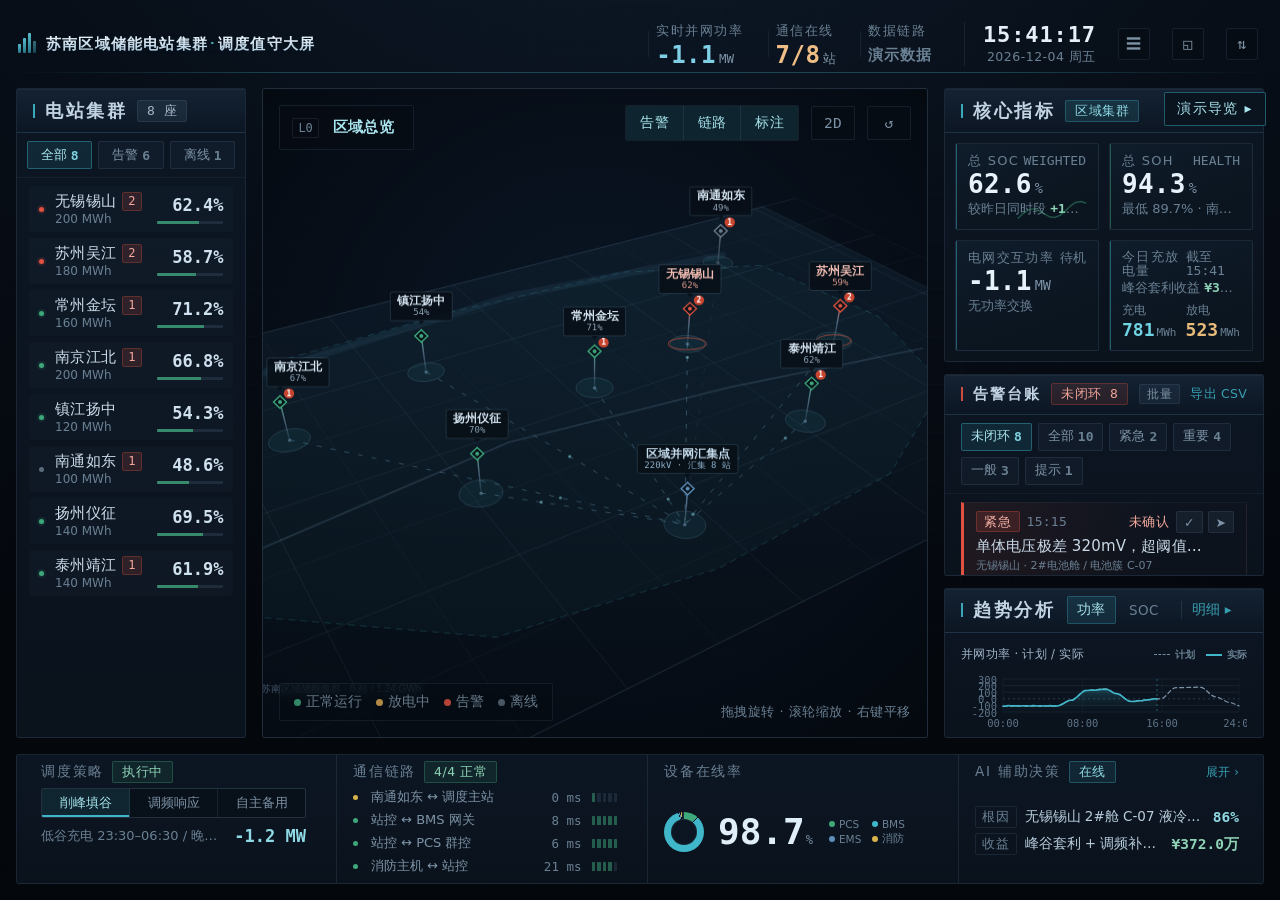
<file: index.html>
<!DOCTYPE html>
<html lang="zh-CN">
<head>
<meta charset="utf-8">
<meta name="viewport" content="width=device-width, initial-scale=1">
<title>苏南区域储能电站集群 · 数字孪生调度大屏</title>
<link rel="icon" type="image/svg+xml" href="assets/img/favicon.svg">
<link rel="stylesheet" href="assets/css/tokens.css?v=2.1.0">
<link rel="stylesheet" href="assets/css/components.css?v=2.1.0">
<link rel="stylesheet" href="assets/css/dashboard.css?v=2.1.0">
</head>
<body>

<div id="app" class="app">

  <!-- ============ 顶部通栏（v1.1：标题左对齐 + KPI 突出 + 图标操作收右） ============ -->
  <header class="topbar">
    <div class="tb-left">
      <div class="brand-mark" aria-hidden="true"><i></i><i></i><i></i><i></i></div>
      <h1>苏南区域储能电站集群<em>·</em>调度值守大屏</h1>
    </div>

    <div class="tb-right">
      <div class="tb-kpi">
        <label>集群总装机</label>
        <b>1,240<i>MWh</i></b>
      </div>
      <div class="tb-kpi">
        <label>实时并网功率</label>
        <b id="hdrPower">+186.4<i>MW</i></b>
      </div>
      <div class="tb-kpi">
        <label>通信在线</label>
        <b class="ok" id="hdrComm">8/8<i>站</i></b>
      </div>
      <div class="tb-kpi">
        <label>数据链路</label>
        <b class="dim" id="hdrSrc" title="数据来源状态">演示数据</b>
      </div>
      <div class="tb-clock">
        <b id="clockTime">--:--:--</b>
        <span id="clockDate">2026-11-05 周四</span>
      </div>
      <div class="nav-more" id="navMore">
        <button class="tool icon" id="btnNavMore" title="更多：设计规范 / 交互流程 / 分层稿 / 方案叙事">☰</button>
        <div class="nav-menu" id="navMenu" hidden>
          <span class="ver">v2.3.1-prototype</span>
          <a href="#" id="navAudit" role="button">操作审计 <i class="n" id="auditCount">0</i></a>
          <a href="components.html">设计规范</a>
          <a href="flow.html">交互流程</a>
          <a href="mockups.html">分层稿</a>
          <a href="story.html">方案叙事</a>
          <div class="kbd-row"><kbd>Esc</kbd> 上钻 / 关闭　<kbd>Space</kbd> 暂停　<kbd>C</kbd> 驾驶舱　<kbd>A</kbd> 审计　<kbd>Ctrl+Z</kbd> 撤销</div>
        </div>
      </div>
      <button class="tool icon" id="btnCockpit" title="驾驶舱模式：只留主视图与核心 KPI，适合投屏（快捷键 C，选择会被记住）" aria-label="切换驾驶舱模式">◱</button>
      <button class="tool icon" id="btnCompact" title="紧凑密度：折叠底部策略条，扩大主视图（矮视口值守可开，选择会被记住）">⇅</button>
      <span class="ver" id="scenarioTag" hidden style="color:#eebd85;border-color:rgba(223,138,46,.4)"></span>
    </div>
  </header>

  <!-- ============ 左侧 ============ -->
  <aside class="col-left">

    <section class="panel" id="clusterPanel">
      <div class="panel-hd">
        <span class="bar"></span>
        <h3>电站集群</h3>
        <span class="hd-tag" id="stationCount">8 座</span>
      </div>
      <div class="panel-bd">
        <div class="filter-row" id="stationFilters">
          <button class="chip is-on" data-filter="all">全部 <i>8</i></button>
          <button class="chip" data-filter="alert">告警 <i>3</i></button>
          <button class="chip" data-filter="offline">离线 <i>1</i></button>
        </div>
        <div class="station-list scroll" id="stationList"></div>
      </div>
    </section>

  </aside>

  <!-- ============ 中间孪生主视区 ============ -->
  <main class="col-center">
    <section class="stage" id="stage">
      <canvas id="twinCanvas"></canvas>
      <div class="stage-veil" id="stageVeil"></div>
      <span class="corner tl"></span><span class="corner tr"></span>
      <span class="corner bl"></span><span class="corner br"></span>

      <div class="hud hud-tl">
        <div class="crumbs" id="crumbs"></div>
      </div>

      <div class="hud hud-tr">
        <div class="tool-group" id="layerToggles">
          <button class="tool is-on" data-layer="alert">告警</button>
          <button class="tool is-on" data-layer="link">链路</button>
          <button class="tool is-on" data-layer="label">标注</button>
        </div>
        <button class="tool icon" id="btnTopView" title="俯视 / 透视">2D</button>
        <button class="tool icon" id="btnReset" title="复位视窗">↺</button>
      </div>

      <div class="stage-card" id="stageCard" hidden></div>

      <div class="hud hud-bl legend">
        <span class="lg-title">状态</span>
        <span class="lg-item"><i style="background:#3ea87b"></i>正常运行</span>
        <span class="lg-item"><i style="background:#dfab52"></i>放电中</span>
        <span class="lg-item"><i style="background:#e0523f"></i>告警</span>
        <span class="lg-item"><i style="background:#5b6b7a"></i>离线</span>
      </div>

      <div class="hud hud-br">
        <span id="camInfo">拖拽旋转 · 滚轮缩放 · 右键平移</span>
      </div>

      <div class="twin-tip" id="twinTip"></div>
    </section>
  </main>

  <!-- ============ 右侧（v1.1 黄金三角：指标 → 告警台账 → 趋势） ============ -->
  <aside class="col-right">

    <section class="panel" id="metricsPanel">
      <div class="panel-hd">
        <span class="bar"></span>
        <h3>核心指标</h3>
        <span class="hd-tag scope" id="metricScope">区域集群</span>
        <button class="link-btn" id="btnScopeBack" hidden>返回集群</button>
      </div>
      <div class="panel-bd">
        <div class="metric-grid" id="metricGrid"></div>
      </div>
    </section>

    <section class="panel" id="alertPanel">
      <div class="panel-hd">
        <span class="bar crit"></span>
        <h3>告警台账</h3>
        <span class="hd-tag crit" id="alertOpen">未闭环 6</span>
        <button class="al-tool" id="btnAlertBatch" aria-pressed="false" title="批量处置：勾选多条告警后一次性确认 / 闭环（交接班批量清理）">批量</button>
        <button class="link-btn" id="btnAlertCsv" title="导出当前告警台账（模拟）">导出 CSV</button>
      </div>
      <div class="panel-bd">
        <div class="filter-row" id="alertFilters"></div>
        <div class="alert-batch-bar" id="alertBatchBar" hidden>
          <span class="ab-count" id="abCount">已选 0 条</span>
          <button class="ab-btn" data-batch="ack" title="批量确认所选告警（未确认 → 已确认）">确认</button>
          <button class="ab-btn" data-batch="close" title="批量闭环所选告警（未闭环 → 已闭环）">闭环</button>
          <button class="ab-btn ghost" data-batch="undo" title="撤销最近一次处置（Ctrl+Z）">撤销</button>
          <button class="ab-btn ghost" data-batch="cancel" title="退出批量模式（Esc）">取消</button>
        </div>
        <div class="alert-list scroll" id="alertList" role="list" title="按优先级排序：未确认 > 已确认 > 已闭环"></div>
      </div>
    </section>

    <section class="panel folded" id="chartsPanel">
      <div class="panel-hd">
        <span class="bar"></span>
        <h3>趋势分析</h3>
        <div class="chart-tabs" id="chartTabs">
          <button class="on" data-tab="power">功率</button>
          <button data-tab="soc">SOC</button>
        </div>
        <span class="meta" id="chartMeta" title="主图对照：计划 vs 实际">对照</span>
        <button class="link-btn" id="btnChartMore" title="展开温度 / 健康度明细图">明细 ▸</button>
      </div>
      <div class="panel-bd chart-body">
        <div class="chart-main">
          <div class="chart-title">
            <span id="mainChartTitle">并网功率 · 计划 / 实际</span>
            <span class="lg"><i class="lg-plan"></i><em>计划</em><i class="lg-act"></i><em>实际</em></span>
          </div>
          <div class="chart-box" id="chartMain"></div>
        </div>
        <div class="chart-row">
          <div class="chart-mini">
            <div class="chart-title"><span id="tempChartTitle">设备温度</span><span class="unit">℃</span></div>
            <div class="chart-box" id="chartTemp"></div>
          </div>
          <div class="chart-mini">
            <div class="chart-title"><span id="healthChartTitle">电池簇健康度</span><span class="unit">簇</span></div>
            <div class="chart-box" id="chartHealth"></div>
          </div>
        </div>
      </div>
    </section>

  </aside>

  <!-- ============ 底部辅助栏 ============ -->
  <footer class="bottombar">

    <div class="bb">
      <div class="bb-hd">调度策略<span class="tag ok" id="stratState">执行中</span></div>
      <div class="seg" id="strategySeg">
        <button class="on" data-strategy="peak">削峰填谷</button>
        <button data-strategy="freq">调频响应</button>
        <button data-strategy="reserve">自主备用</button>
      </div>
      <div class="strat-info">
        <span id="stratWindow">低谷充电 23:30–06:30 / 晚峰放电 17:30–21:00</span>
        <b id="stratPower">-108.6 MW</b>
      </div>
    </div>

    <div class="bb">
      <div class="bb-hd">通信链路<span class="tag ok">4/4 正常</span></div>
      <div class="comm-list" id="commList"></div>
    </div>

    <div class="bb">
      <div class="bb-hd">设备在线率</div>
      <div class="on-wrap">
        <span class="donut" id="onlineDonut" style="--p:98.6"></span>
        <b id="onlineRate">98.6<i>%</i></b>
        <span class="on-legend" id="onLegend">
          <span><i style="background:#3ea87b"></i>PCS</span>
          <span><i style="background:#3fb6c9"></i>BMS</span>
          <span><i style="background:#5e8fbb"></i>EMS</span>
          <span><i style="background:#d8b24a"></i>消防</span>
        </span>
      </div>
    </div>

    <div class="bb ai-block">
      <div class="bb-hd">AI 辅助决策<span class="tag acc">在线</span><button class="link-btn" id="btnAiDrawer">展开 ›</button></div>
      <div class="ai-lines" id="aiLines"></div>
    </div>

  </footer>

  <!-- ============ 演示导览面板（收口演示用，不破坏值守视图） ============ -->
  <button class="demo-fab" id="demoFab">演示导览 ▸</button>
  <div class="demo-panel" id="demoPanel" hidden>
    <div class="dp-hd">演示导览<span id="demoClose" title="收起">×</span></div>
    <div class="dp-sec">
      <label>视图下钻</label>
      <div class="dp-row c4">
        <button data-dp-go="L0">L0 集群</button>
        <button data-dp-go="L1">L1 锡山</button>
        <button data-dp-go="L2">L2 2#舱</button>
        <button data-dp-go="L3">L3 簇</button>
      </div>
    </div>
    <div class="dp-sec">
      <label>异常工况</label>
      <div class="dp-row c4">
        <button data-dp-sc="">正常</button>
        <button data-dp-sc="offline">离线</button>
        <button data-dp-sc="multi">多告警</button>
        <button data-dp-sc="overtemp">超温</button>
        <button data-dp-linkdown>数据源断开</button>
        <button data-dp-lite>性能轻量化</button>
      </div>
    </div>
    <div class="dp-sec">
      <label>角色权限预览（UI 演示）</label>
      <div class="dp-row c4">
        <button data-dp-role="admin">管理员</button>
        <button data-dp-role="dispatcher">调度员</button>
        <button data-dp-role="inspector">运维巡检</button>
      </div>
    </div>
    <div class="dp-sec">
      <label>操作留痕（v1.3）</label>
      <div class="dp-row">
        <button data-dp-batch>批量处置告警</button>
        <button data-dp-audit>打开操作审计</button>
      </div>
    </div>
    <div class="dp-sec">
      <label>快照回放（本地存储演示）</label>
      <div class="dp-row">
        <button data-dp-snap-save>保存当前快照</button>
        <div class="dp-snaps" id="dpSnapList"></div>
      </div>
    </div>
    <div class="dp-sec">
      <label>调度策略</label>
      <div class="dp-row">
        <button data-dp-strategy="peak">削峰填谷</button>
        <button data-dp-strategy="freq">调频响应</button>
        <button data-dp-strategy="reserve">自主备用</button>
      </div>
    </div>
    <div class="dp-sec">
      <label>标注模式（对应分层稿三色）</label>
      <div class="dp-row c4">
        <button data-dp-anno="static">静态层</button>
        <button data-dp-anno="fx">动效层</button>
        <button data-dp-anno="hot">热区</button>
        <button data-dp-anno="all">全部</button>
      </div>
    </div>
    <div class="dp-sec">
      <label>落地材料</label>
      <div class="dp-row">
        <button data-dp-doc="feasibility.md">查看落地说明 →</button>
        <button data-dp-doc="requirement-trace.md">需求追踪表 →</button>
        <button data-dp-doc="field-map.md">字段映射表 →</button>
        <button data-dp-doc="benchmark.md">性能实测报告 →</button>
      </div>
    </div>
  </div>

  <!-- 全局标注覆盖层（1920×1080 设计坐标，与分层稿像素对齐） -->
  <div class="anno-layer" id="annoLayer"></div>

</div>

<!-- AI 决策抽屉 -->
<div class="scrim" id="scrim"></div>
<aside class="drawer" id="aiDrawer" aria-hidden="true">
  <div class="drawer-hd">
    <div>
      <b>AI 辅助决策</b>
      <span>根因推理 · 收益评估 · 策略建议</span>
    </div>
    <button class="icon-btn" id="drawerClose" aria-label="关闭">×</button>
  </div>
  <div class="drawer-bd scroll" id="drawerBody"></div>
</aside>

<!-- 操作审计抽屉（v1.3：角色 · 动作 · 对象 · 结果，本地留存最近 200 条） -->
<aside class="drawer audit-drawer" id="auditDrawer" aria-hidden="true" aria-label="操作审计">
  <div class="drawer-hd">
    <div>
      <b>操作审计</b>
      <span>告警处置 · 策略下发 · 角色切换 · 撤销（本地留存）</span>
    </div>
    <button class="icon-btn" id="auditClose" aria-label="关闭">×</button>
  </div>
  <div class="drawer-bd scroll" id="auditBody" role="log" aria-live="polite" aria-relevant="additions"></div>
</aside>

<div class="toast-wrap" id="toasts"></div>

<script src="assets/js/config.js?v=2.3.1"></script>
<script src="assets/js/dataio.js?v=2.3.1"></script>
<script src="assets/js/monitor.js?v=2.3.1"></script>
<script src="assets/js/data.js?v=2.1.0"></script>
<script src="assets/js/charts.js?v=2.1.0"></script>
<script src="assets/js/twin.js?v=2.1.0"></script>
<script src="assets/js/scenes.js?v=2.1.0"></script>
<script src="assets/js/app.js?v=2.1.0"></script>
</body>
</html>
</file>
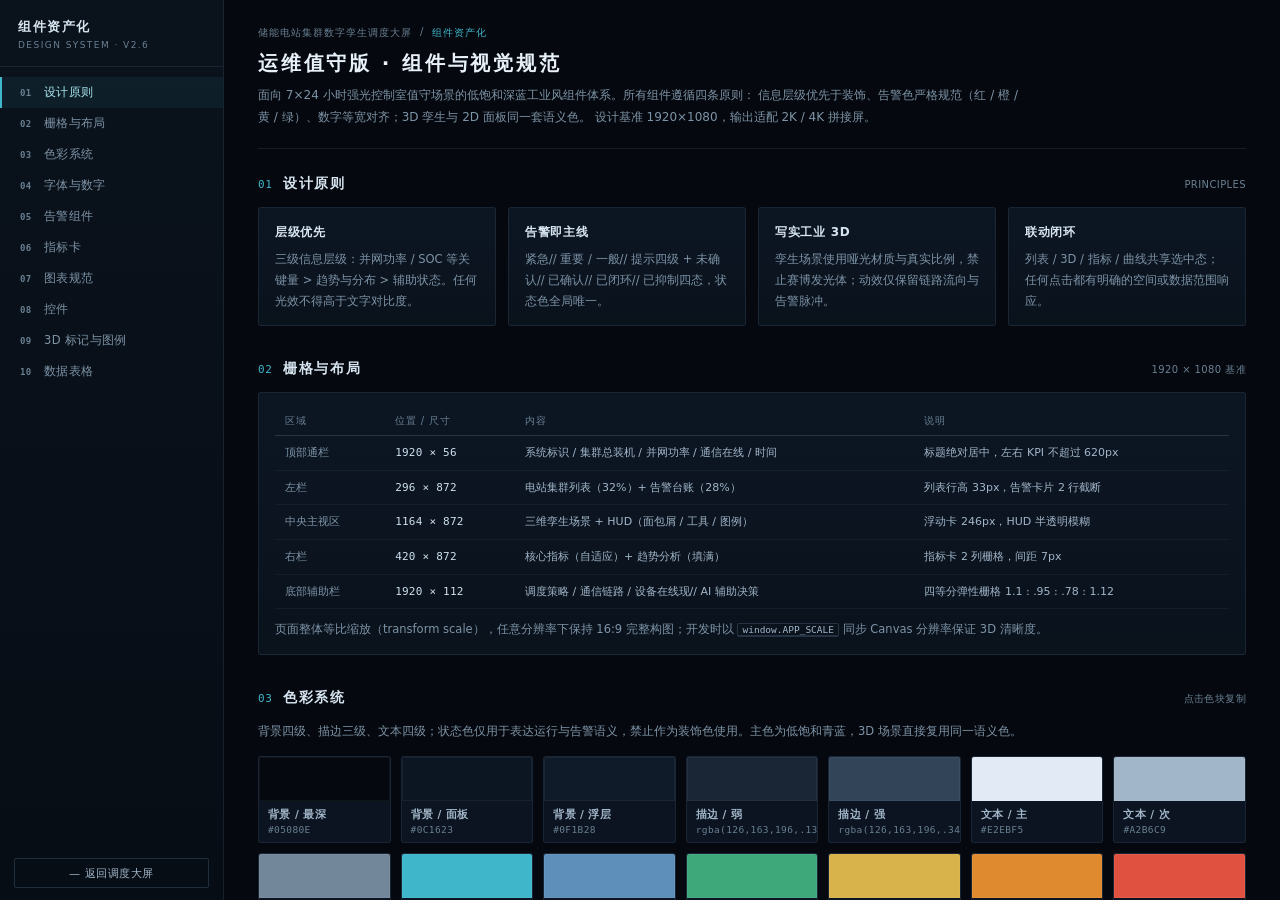
<file: components.html>
<!DOCTYPE html>
<html lang="zh-CN">
<head>
<meta charset="utf-8">
<meta name="viewport" content="width=device-width, initial-scale=1">
<title>组件资产化 · 储能集群调度大屏设计规范</title>
<link rel="icon" type="image/svg+xml" href="assets/img/favicon.svg">
<link rel="stylesheet" href="assets/css/tokens.css?v=1.3.2">
<link rel="stylesheet" href="assets/css/components.css?v=1.3.2">
<link rel="stylesheet" href="assets/css/dashboard.css?v=1.3.2">
<link rel="stylesheet" href="assets/css/docs.css?v=1.3.2">
</head>
<body>

<div class="docs">
  <nav class="docs-nav">
    <div class="brand">
      <b>组件资产化</b>
      <span>DESIGN SYSTEM · V2.6</span>
    </div>
    <div class="links" id="navLinks">
      <a href="#s1" class="on"><i>01</i>设计原则</a>
      <a href="#s2"><i>02</i>栅格与布局</a>
      <a href="#s3"><i>03</i>色彩系统</a>
      <a href="#s4"><i>04</i>字体与数字</a>
      <a href="#s5"><i>05</i>告警组件</a>
      <a href="#s6"><i>06</i>指标卡</a>
      <a href="#s7"><i>07</i>图表规范</a>
      <a href="#s8"><i>08</i>控件</a>
      <a href="#s9"><i>09</i>3D 标记与图例</a>
      <a href="#s10"><i>10</i>数据表格</a>
    </div>
    <a class="back" href="index.html">— 返回调度大屏</a>
  </nav>

  <main class="docs-main">

    <div class="doc-hero">
      <div class="crumbs-doc">储能电站集群数字孪生调度大屏 <span>/</span> <b>组件资产化</b></div>
      <h1>运维值守版 · 组件与视觉规范</h1>
      <p>
        面向 7×24 小时强光控制室值守场景的低饱和深蓝工业风组件体系。所有组件遵循四条原则：
        信息层级优先于装饰、告警色严格规范（红 / 橙 / 黄 / 绿）、数字等宽对齐；3D 孪生与 2D 面板同一套语义色。

        设计基准 1920×1080，输出适配 2K / 4K 拼接屏。

      </p>
    </div>

    <!-- 01 设计原则 -->
    <section class="sec" id="s1">
      <div class="sec-hd"><span class="no">01</span><h2>设计原则</h2><span class="tip">PRINCIPLES</span></div>
      <div class="grid-4">
        <div class="card">
          <b style="font-size:12px;color:#d8e6f2;letter-spacing:.06em">层级优先</b>
          <p class="desc" style="margin:8px 0 0">三级信息层级：并网功率 / SOC 等关键量 &gt; 趋势与分布 &gt; 辅助状态。任何光效不得高于文字对比度。</p>
        </div>
        <div class="card">
          <b style="font-size:12px;color:#d8e6f2;letter-spacing:.06em">告警即主线</b>
          <p class="desc" style="margin:8px 0 0">紧急// 重要 / 一般// 提示四级 + 未确认// 已确认// 已闭环// 已抑制四态，状态色全局唯一。</p>
        </div>
        <div class="card">
          <b style="font-size:12px;color:#d8e6f2;letter-spacing:.06em">写实工业 3D</b>
          <p class="desc" style="margin:8px 0 0">孪生场景使用哑光材质与真实比例，禁止赛博发光体；动效仅保留链路流向与告警脉冲。</p>
        </div>
        <div class="card">
          <b style="font-size:12px;color:#d8e6f2;letter-spacing:.06em">联动闭环</b>
          <p class="desc" style="margin:8px 0 0">列表 / 3D / 指标 / 曲线共享选中态；任何点击都有明确的空间或数据范围响应。</p>
        </div>
      </div>
    </section>

    <!-- 02 栅格 -->
    <section class="sec" id="s2">
      <div class="sec-hd"><span class="no">02</span><h2>栅格与布局</h2><span class="tip">1920 × 1080 基准</span></div>
      <div class="card">
        <table class="spec-table">
          <tr><th>区域</th><th>位置 / 尺寸</th><th>内容</th><th>说明</th></tr>
          <tr><td>顶部通栏</td><td class="num">1920 × 56</td><td>系统标识 / 集群总装机 / 并网功率 / 通信在线 / 时间</td><td>标题绝对居中，左右 KPI 不超过 620px</td></tr>
          <tr><td>左栏</td><td class="num">296 × 872</td><td>电站集群列表（32%）+ 告警台账（28%）</td><td>列表行高 33px，告警卡片 2 行截断</td></tr>
          <tr><td>中央主视区</td><td class="num">1164 × 872</td><td>三维孪生场景 + HUD（面包屑 / 工具 / 图例）</td><td>浮动卡 246px，HUD 半透明模糊</td></tr>
          <tr><td>右栏</td><td class="num">420 × 872</td><td>核心指标（自适应）+ 趋势分析（填满）</td><td>指标卡 2 列栅格，间距 7px</td></tr>
          <tr><td>底部辅助栏</td><td class="num">1920 × 112</td><td>调度策略 / 通信链路 / 设备在线现// AI 辅助决策</td><td>四等分弹性栅格 1.1 : .95 : .78 : 1.12</td></tr>
        </table>
        <p class="desc" style="margin:10px 0 0">页面整体等比缩放（transform scale），任意分辨率下保持 16:9 完整构图；开发时以 <span class="kbd">window.APP_SCALE</span> 同步 Canvas 分辨率保证 3D 清晰度。</p>
      </div>
    </section>

    <!-- 03 色彩 -->
    <section class="sec" id="s3">
      <div class="sec-hd"><span class="no">03</span><h2>色彩系统</h2><span class="tip">点击色块复制</span></div>
      <p class="desc">背景四级、描边三级、文本四级；状态色仅用于表达运行与告警语义，禁止作为装饰色使用。主色为低饱和青蓝，3D 场景直接复用同一语义色。</p>
      <div class="swatches" id="swatches"></div>
      <div class="card" style="margin-top:12px">
        <table class="spec-table">
          <tr><th>语义</th><th>色值</th><th>使用场景</th></tr>
          <tr><td>充电</td><td class="num">#3FB6C9</td><td>SOC 上升、谷段充电、流入站内的链路流向</td></tr>
          <tr><td>放电</td><td class="num">#DFAB52</td><td>并网上网、峰段放电、流出链路</td></tr>
          <tr><td>正常 / 待机</td><td class="num">#3EA87B</td><td>通信正常、设备在线、健康度「优」</td></tr>
          <tr><td>提示</td><td class="num">#D8B24A</td><td>一般告警、温度接近阈值、健康度「关注」</td></tr>
          <tr><td>重要</td><td class="num">#DF8A2E</td><td>重要告警、超温阈值 32℃</td></tr>
          <tr><td>紧急</td><td class="num">#E0523F</td><td>紧急告警、保护动作、健康度「预警」</td></tr>
          <tr><td>离线</td><td class="num">#5B6B7A</td><td>通信中断、退役 / 检修设备</td></tr>
        </table>
      </div>

      <div class="card" style="margin-top:12px">
        <p class="desc" style="margin-bottom:12px"><b style="color:#cfe0ee">色彩容错说明</b>（控制室强光 / 偏色工业显示屏// 色弱值守人员的硬性校验项）</p>
        <table class="spec-table">
          <tr><th>校验项</th><th>要求</th><th>本方案落实</th></tr>
          <tr>
            <td>高亮度环境识别</td>
            <td>告警色在 500lux 以上环境光、偏色屏（色温漂移 ±800K）下仍可分辨</td>
            <td>四级告警色彼此最小色相差 ≥ 30°，且全部带描边// 底色衬底；关键数值用 #E2EBF5 高对比（对深底对比度 ≥ 12:1），不依赖饱和度辨读</td>
          </tr>
          <tr>
            <td>色弱友好（红绿色弱）</td>
            <td>红绿色弱人员可区分紧急// 正常语义</td>
            <td>紧急红 #E0523F 与正常绿 #3EA87B 明度差显著（L* 相差 ≥ 15），红绿色弱下仍呈「亮暗 vs 暗冷」对比；一般告警走黄系（色弱下不与绿混淆）</td>
          </tr>
          <tr>
            <td>禁止单色传信</td>
            <td>任何告警语义不得仅靠颜色传递（电力可视化规范要点）</td>
            <td>多重编码冗余：颜色++ 形状（信标菱形// 脉冲环）+ 文字标签（lv-tag「紧急」）+ 状态列 + 计数角标，五路信息同源冗余，任一通道失效不丢失语义</td>
          </tr>
          <tr>
            <td>降级可辨</td>
            <td>灰阶打印 / 黑白抓屏仍可读</td>
            <td>四级告警灰阶化后明度阶梯有序（紧急最深++ 脉冲文字标签保留），断连降级态另有水印文字，不依赖色彩判断工具</td>
          </tr>
        </table>
        <p class="desc" style="margin:10px 0 0">
          验收方法：现场用「灰度截图++ 色弱模拟插件」双重抽检台账与 3D 信标，任一格无法仅凭形状/文字区分等级即判不合格。

        </p>
      </div>
    </section>

    <!-- 04 字体 -->
    <section class="sec" id="s4">
      <div class="sec-hd"><span class="no">04</span><h2>字体与数字</h2><span class="tip">HarmonyOS Sans / Bahnschrift</span></div>
      <div class="grid-2">
        <div class="card">
          <div class="type-row"><span class="demo" style="font-size:22px;letter-spacing:.2em;color:#e8f1fa;font-weight:600">大屏标题 22 / 600</span><span class="meta">顶部通栏主标题<br>字距 0.2em</span></div>
          <div class="type-row"><span class="demo" style="font-size:14px;letter-spacing:.14em;color:#d8e6f2;font-weight:600">区块标题 14 / 600</span><span class="meta">页面区块<br>字距 0.14em</span></div>
          <div class="type-row"><span class="demo" style="font-size:12px;letter-spacing:.14em;color:#c2d3e3;font-weight:600">面板标题 12 / 600</span><span class="meta">面板头<br>左侧 2px 主色竖条</span></div>
          <div class="type-row"><span class="demo" style="font-size:12px;color:#ccdcea">正文 / 列表 12 / 400</span><span class="meta">列表主文本<br>行高 15px</span></div>
          <div class="type-row"><span class="demo" style="font-size:10px;letter-spacing:.1em;color:#728799">辅助说明 10 / 400</span><span class="meta">单位 / 来源 / 提示</span></div>
        </div>
        <div class="card">
          <div class="type-row"><span class="demo num" style="font-size:30px;color:#dfeef8;font-weight:600">98.7<i style="font-size:11px;color:#728799;margin-left:2px;font-style:normal">%</i></span><span class="meta">特大数值 30 · 设备在线率<br>Bahnschrift 等宽数字</span></div>
          <div class="type-row"><span class="demo num" style="font-size:24px;color:#e8f2fb;font-weight:600">62.4<i style="font-size:10px;color:#728799;margin-left:2px;font-style:normal">%</i></span><span class="meta">指标卡数值 24</span></div>
          <div class="type-row"><span class="demo num" style="font-size:15px;color:#dcebf6">1,284 <span style="font-size:9px;color:#728799">MWh</span></span><span class="meta">次级数值 15 · 千分位</span></div>
          <div class="type-row"><span class="demo num" style="font-size:12px;color:#cfe0ee">+186.4 MW</span><span class="meta">表内数值 12 · 正负号保留</span></div>
          <div class="type-row"><span class="demo num" style="font-size:10px;color:#54687a">14:02:36</span><span class="meta">时间戳 10 · 等宽</span></div>
        </div>
      </div>
    </section>

    <!-- 05 告警组件 -->
    <section class="sec" id="s5">
      <div class="sec-hd"><span class="no">05</span><h2>告警组件</h2><span class="tip">4 等级 × 4 状态</span></div>
      <div class="grid-2">
        <div class="card">
          <p class="desc" style="margin-bottom:10px">台账卡片：左侧 2px 等级色条 + 等级标签 + 相对时间 + 状态 + 描述（最多 2 行）+ 设备定位与处置操作。</p>
          <div id="alertSamples" style="display:flex;flex-direction:column;gap:6px"></div>
        </div>
        <div>
          <div class="card" style="margin-bottom:12px">
            <p class="desc" style="margin-bottom:10px">等级标签</p>
            <div class="tag-wall">
              <span class="lv-tag crit">紧急</span>
              <span class="lv-tag high">重要</span>
              <span class="lv-tag warn">一般</span>
              <span class="lv-tag info">提示</span>
            </div>
            <p class="desc" style="margin:12px 0 10px">处置状态（s0–s3）</p>
            <div class="tag-wall">
              <span class="al-status s0" style="font-size:11px">未确认</span>
              <span class="al-status s1" style="font-size:11px">已确认</span>
              <span class="al-status s2" style="font-size:11px">已闭环</span>
              <span class="al-status s3" style="font-size:11px">已抑制</span>
            </div>
          </div>
          <div class="card">
            <p class="desc" style="margin-bottom:10px">规则</p>
            <table class="spec-table">
              <tr><th>项</th><th>规则</th></tr>
              <tr><td>排序</td><td>未确认 &gt; 已确认 &gt; 已闭环 &gt; 已抑制，同级按等级、再按发生时间</td></tr>
              <tr><td>置顶</td><td>紧急且未确认始终置顶，未确认数计入电站行徽标与顶栏计数</td></tr>
              <tr><td>确认</td><td>仅「未确认」出现「确认」；确认后解锁「闭环」</td></tr>
              <tr><td>定位</td><td>点击卡片定位至对应电站// 电池舱// 电池簇，并联动右侧指标</td></tr>
              <tr><td>抑制</td><td>抑制条目降透明度展示，不参与置顶与声音提示</td></tr>
            </table>
          </div>
        </div>
      </div>

      <div class="card" style="margin-top:12px">
        <p class="desc" style="margin-bottom:12px">4×4 告警矩阵（等级 × 处置状态）— 每格定义唯一的视觉组合，禁止混用</p>
        <div id="alertMatrix"></div>
      </div>
    </section>

    <!-- 06 指标卡 -->
    <section class="sec" id="s6">
      <div class="sec-hd"><span class="no">06</span><h2>指标卡</h2><span class="tip">METRIC CARDS</span></div>
      <div class="showcase" id="metricShowcase" style="max-width:430px"></div>
      <div class="card" style="margin-top:12px">
        <table class="spec-table">
          <tr><th>要素</th><th>规格</th></tr>
          <tr><td>左侧色条</td><td class="num">1px 主色（默认）/ 琥珀（关注）/ 绿（健康），透明度 45%</td></tr>
          <tr><td>数值</td><td class="num">Bahnschrift 24px，单位 10px 下沉；文本型状态 18px 字距 0.1em</td></tr>
          <tr><td>副信息</td><td>单行截断，可含趋势箭头与涨跌色（绿涨 / 琥珀跌）</td></tr>
          <tr><td>迷你趋势</td><td class="num">56 × 18 SVG sparkline，透明度 50%，不响应 hover</td></tr>
          <tr><td>范围联动</td><td>随孪生下钻切换为 站 → 舱 → 簇 数据，头部分析范围标签同步</td></tr>
        </table>
      </div>
    </section>

    <!-- 07 图表 -->
    <section class="sec" id="s7">
      <div class="sec-hd"><span class="no">07</span><h2>图表规范</h2><span class="tip">CHARTS</span></div>
      <div class="grid-3">
        <div class="card">
          <p class="desc" style="margin-bottom:8px">计划 / 实际对比（面积++ 虚线）</p>
          <div id="specArea" style="height:150px;position:relative"></div>
        </div>
        <div class="card">
          <p class="desc" style="margin-bottom:8px">阈值柱状（温度 / 压差）</p>
          <div id="specBar" style="height:150px;position:relative"></div>
        </div>
        <div class="card">
          <p class="desc" style="margin-bottom:8px">分布环形（健康度 / 一致性）</p>
          <div id="specDonut" style="height:150px;position:relative"></div>
        </div>
      </div>
      <div class="card" style="margin-top:12px">
        <table class="spec-table">
          <tr><th>要素</th><th>规格</th></tr>
          <tr><td>计划线</td><td class="num">#7D93A8 虚线 4-3，1.2px；实际线 #3FB6C9 1.6px + 22% 渐变面积</td></tr>
          <tr><td>当前时刻</td><td>青蓝 2-3 虚线竖线，实际曲线止于当前时刻，未来时段仅显示计划</td></tr>
          <tr><td>坐标轴</td><td class="num">仅水平网格 10% 透明度，y 轴右对齐 9px，x 轴 4h 间隔</td></tr>
          <tr><td>阈值</td><td>琥珀 3-3 虚线 + 右上角「阈值 xxx」标注，柱体按阈值分档变色</td></tr>
          <tr><td>悬浮</td><td>十字线++ 空心圆点，深色浮层，时间 / 名称 / 数值三段式</td></tr>
        </table>
      </div>
    </section>

    <!-- 08 控件 -->
    <section class="sec" id="s8">
      <div class="sec-hd"><span class="no">08</span><h2>控件</h2><span class="tip">CONTROLS</span></div>
      <div class="grid-2">
        <div class="card">
          <p class="desc" style="margin-bottom:10px">按钮</p>
          <div class="tag-wall">
            <button class="btn primary">下发策略</button>
            <button class="btn">确认</button>
            <button class="btn ghost">返回集群</button>
            <button class="btn mini">闭环</button>
            <button class="icon-btn">×</button>
          </div>
          <p class="desc" style="margin:14px 0 10px">业务动作按钮（台账// 抽屉内）</p>
          <div class="tag-wall">
            <button class="al-act" style="cursor:pointer">定位 ›</button>
            <button class="al-act" style="cursor:pointer">确认</button>
            <button class="al-act" style="cursor:pointer">闭环</button>
            <button class="btn primary">采纳建议</button>
            <button class="btn ghost">生成工单</button>
          </div>
          <p class="desc" style="margin:14px 0 10px">过滤 chip</p>
          <div class="tag-wall" id="chipWall"></div>
        </div>
        <div class="card">
          <p class="desc" style="margin-bottom:10px">分段选择（策略）</p>
          <div class="seg" style="max-width:330px">
            <button class="on">削峰填谷</button>
            <button>调频响应</button>
            <button>自主备用</button>
          </div>
          <p class="desc" style="margin:14px 0 10px">开关与下拉</p>
          <div class="tag-wall" id="ctrlWall" style="gap:14px"></div>
          <p class="desc" style="margin:14px 0 10px">状态标签</p>
          <div class="tag-wall">
            <span class="tag ok">执行中</span>
            <span class="tag acc">在线</span>
            <span class="tag crit">紧急 2</span>
            <span class="tag high">重要 4</span>
            <span class="tag warn">一般 3</span>
            <span class="tag off">已抑制</span>
          </div>
          <p class="desc" style="margin:14px 0 10px">进度与徽标</p>
          <div style="display:flex;gap:14px;align-items:center;max-width:330px">
            <div style="flex:1">
              <div class="sc-bar" style="margin:0"><u style="width:62%"></u></div>
            </div>
            <span class="num" style="font-size:12px;color:#cfe0ee">62.4%</span>
            <span class="badge" style="font-family:var(--font-num);font-size:9px;padding:1px 4px;border-radius:2px;color:#f2a89c;background:rgba(224,82,63,.16);border:1px solid rgba(224,82,63,.28)">3</span>
          </div>
        </div>
      </div>

      <div class="card" style="margin-top:12px">
        <p class="desc" style="margin-bottom:10px">抽屉（AI 辅助决策）解剖</p>
        <div style="display:grid;grid-template-columns:340px 1fr;gap:16px;align-items:start">
          <div style="border:1px solid var(--line-2);border-radius:3px;overflow:hidden">
            <div style="display:flex;align-items:center;gap:8px;padding:10px 14px;border-bottom:1px solid var(--line-2);background:#0e1a27">
              <span style="width:2px;height:12px;background:var(--acc);display:block"></span>
              <b style="font-size:12px;letter-spacing:.12em;color:#d8e6f2">AI 辅助决策</b>
              <span class="tag acc" style="margin-left:auto">模型 v3.2</span>
              <span style="color:var(--txt-4);font-size:14px;line-height:1">×</span>
            </div>
            <div style="padding:12px 14px;display:flex;flex-direction:column;gap:10px">
              <div class="ai-line"><span class="ai-k">根因</span><p>锡山 2#舱 C-07 液冷支路流量不足</p><b>86%</b></div>
              <div class="cause"><span class="rank">01</span><span class="txt">液冷支路流量不足 / 快插接头半堵</span><span class="pbar"><u style="width:86%"></u></span><span class="pct">86%</span></div>
              <div class="ai-actions"><button class="btn primary">采纳建议</button><button class="btn ghost">暂不处理</button></div>
            </div>
          </div>
          <table class="spec-table">
            <tr><th>结构</th><th>规格</th></tr>
            <tr><td>触发</td><td>底部「AI 辅助决策 / 展开」按钮，宽 466px 右侧滑入 300ms</td></tr>
            <tr><td>遮罩</td><td class="num">rgba(3,6,10,.55) + 2px 模糊，点击遮罩或 Esc 关闭</td></tr>
            <tr><td>分区</td><td>根因推荐（置信度条）→ 收益预估（卡片 构成条）→ 调度建议（可采纳）</td></tr>
            <tr><td>动作</td><td>采纳建议 / 生成工单 / 暂不处理，均以 toast 反馈并关闭</td></tr>
          </table>
        </div>
      </div>
    </section>

    <!-- 09 3D 标记 -->
    <section class="sec" id="s9">
      <div class="sec-hd"><span class="no">09</span><h2>3D 标记与图例</h2><span class="tip">TWIN MARKERS</span></div>
      <div class="grid-2">
        <div class="card">
          <p class="desc" style="margin-bottom:6px">站点信标（信标头 + 立柱 + 地面盘 + 标注牌）</p>
          <div class="pin-demo" id="pinDemo"></div>
        </div>
        <div class="card">
          <p class="desc" style="margin-bottom:10px">场景图例（与大屏左下 HUD 一致）</p>
          <div class="lg-sample">
            <div class="item"><i style="background:#3ea87b"></i>正常运行 · 待机</div>
            <div class="item"><i style="background:#dfab52"></i>放电中 · 并网上网</div>
            <div class="item"><i style="background:#3fb6c9"></i>充电中 · 谷段吸收</div>
            <div class="item"><i style="background:#e0523f"></i>告警 · 紧急未确认（带脉冲环 + 计数角标）</div>
            <div class="item"><i style="background:#5b6b7a"></i>离线 · 通信中断（灰色降级，无脉冲）</div>
          </div>
          <p class="desc" style="margin:12px 0 0">下钻结构：区域点位 → 站内（舱位// PCS / 主变 / 站控楼）→ 舱内（12 电池簇 + 汇流母排）。选中态：青蓝描边 + 地面虚线椭圆。</p>
        </div>
      </div>
    </section>

    <!-- 10 表格 -->
    <section class="sec" id="s10">
      <div class="sec-hd"><span class="no">10</span><h2>数据表格</h2><span class="tip">DATA TABLE</span></div>
      <div class="card">
        <table class="spec-table">
          <tr><th>电站</th><th>装机</th><th>SOC</th><th>状态</th><th>未闭环</th><th>通信</th></tr>
          <tr><td>无锡锡山储能站</td><td class="num">200 MWh / 100 MW</td><td class="num">62.4%</td><td><span class="lv-tag crit">紧急</span></td><td class="num">2</td><td>正常</td></tr>
          <tr><td>苏州吴江储能站</td><td class="num">180 MWh / 90 MW</td><td class="num">58.7%</td><td><span class="lv-tag high">重要</span></td><td class="num">2</td><td>正常</td></tr>
          <tr><td>南通如东储能站</td><td class="num">100 MWh / 50 MW</td><td class="num">48.6%</td><td><span class="tag off">离线</span></td><td class="num">1</td><td>中断</td></tr>
        </table>
        <p class="desc" style="margin:10px 0 0">表头 10px 字距 0.08em 灰阶；行高 32px；数值列一律等宽右对齐；状态列使用全局语义标签，禁止自定义颜色。
</p>
      </div>
    </section>

  </main>
</div>

<script src="assets/js/data.js"></script>
<script src="assets/js/charts.js"></script>
<script src="assets/js/docs.js"></script>
</body>
</html>
</file>
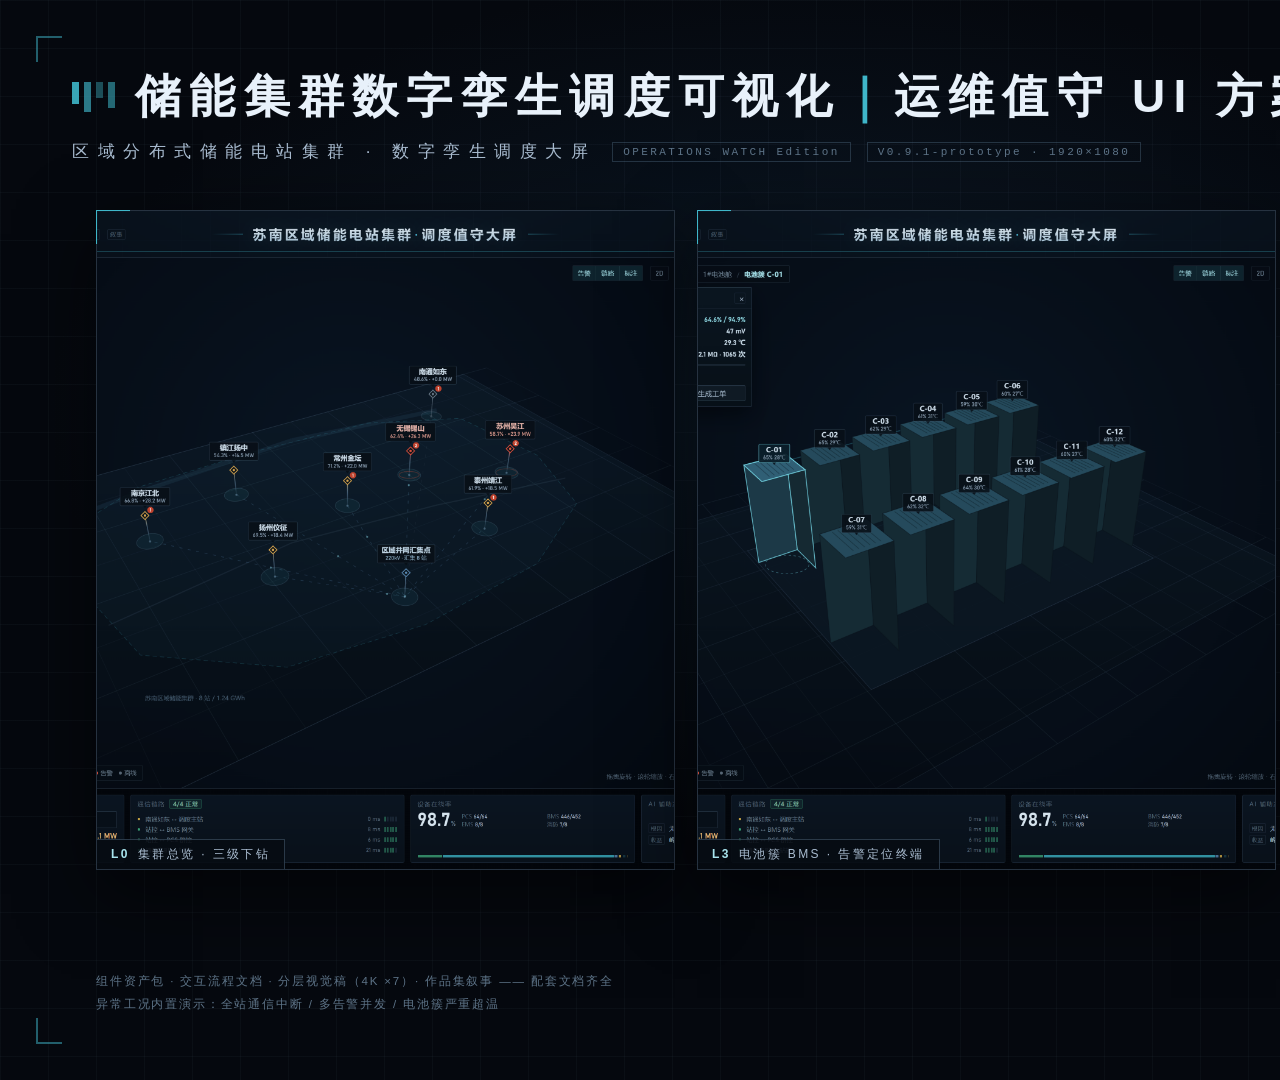
<file: cover.html>
<!DOCTYPE html>
<html lang="zh-CN">
<head>
<meta charset="utf-8">
<title>封面海报导出</title>
<link rel="icon" type="image/svg+xml" href="assets/img/favicon.svg">
<style>
  *{margin:0;padding:0;box-sizing:border-box}
  body{width:1920px;height:1080px;overflow:hidden;background:
    radial-gradient(1200px 700px at 62% 38%, #0c1a28 0%, #05080e 62%),
    #04060b;font-family:"HarmonyOS Sans SC","Microsoft YaHei",sans-serif;position:relative}
  .grid-bg{position:absolute;inset:0;
    background:linear-gradient(rgba(126,163,196,.045) 1px,transparent 1px),
    linear-gradient(90deg,rgba(126,163,196,.045) 1px,transparent 1px);
    background-size:48px 48px}
  .corner{position:absolute;width:26px;height:26px;border-color:rgba(63,182,201,.5);border-style:solid}
  .c-tl{left:36px;top:36px;border-width:2px 0 0 2px}
  .c-tr{right:36px;top:36px;border-width:2px 2px 0 0}
  .c-bl{left:36px;bottom:36px;border-width:0 0 2px 2px}
  .c-br{right:36px;bottom:36px;border-width:0 2px 2px 0}

  .hd{position:absolute;left:72px;top:66px;display:flex;align-items:baseline;gap:20px}
  .hd .mark{display:flex;gap:5px;align-self:center}
  .hd .mark i{width:7px;height:22px;background:#3fb6c9;display:block;opacity:.9}
  .hd .mark i:nth-child(2){height:30px;opacity:.65}
  .hd .mark i:nth-child(3){height:16px;opacity:.4}
  .hd .mark i:nth-child(4){height:26px;opacity:.55}
  .title{font-size:46px;letter-spacing:.18em;color:#e8f1fa;font-weight:600}
  .title em{font-style:normal;color:#3fb6c9}
  .sub{position:absolute;left:72px;top:140px;display:flex;align-items:center;gap:16px}
  .sub b{font-size:17px;letter-spacing:.5em;color:#a9bcd0;font-weight:400}
  .sub span{font-family:Consolas,monospace;font-size:11px;letter-spacing:.22em;color:#5d7387;border:1px solid rgba(126,163,196,.25);padding:3px 10px}

  .shots{position:absolute;left:96px;top:210px;width:1180px;display:flex;gap:22px}
  .shot{position:relative;flex:1;border:1px solid rgba(126,163,196,.28);background:#04070c;box-shadow:0 24px 70px rgba(0,0,0,.55)}
  .shot img{display:block;width:100%;height:100%;object-fit:cover;object-position:top center;opacity:.96}
  .shot .tag{position:absolute;left:0;bottom:0;background:rgba(6,11,18,.85);border-top:1px solid rgba(126,163,196,.3);border-right:1px solid rgba(126,163,196,.3);padding:6px 14px;font-size:12px;letter-spacing:.2em;color:#a9bcd0}
  .shot .tag b{color:#a9e5ee;font-weight:600;margin-right:8px}
  .shot-a{height:660px}
  .shot-b{height:660px}
  .shot .accent{position:absolute;left:-1px;top:-1px;width:34px;height:34px;border-top:2px solid #3fb6c9;border-left:2px solid #3fb6c9}

  .matrix{position:absolute;right:96px;top:210px;width:520px;background:linear-gradient(180deg,#0b1522,#081019);border:1px solid rgba(126,163,196,.24);padding:18px 20px}
  .matrix h4{font-size:13px;letter-spacing:.24em;color:#cfe0ee;font-weight:600;margin-bottom:14px}
  .matrix h4 span{color:#5d7387;font-size:10px;margin-left:10px;letter-spacing:.14em}
  .mx{display:grid;grid-template-columns:repeat(4,1fr);gap:6px}
  .mx .cell{height:64px;border:1px solid rgba(126,163,196,.16);display:flex;flex-direction:column;align-items:center;justify-content:center;gap:4px;background:rgba(16,29,43,.6)}
  .mx .lv{font-size:11px;padding:1px 8px;letter-spacing:.08em}
  .mx .st{font-size:9px;letter-spacing:.12em}
  .lv-crit{color:#f2a89c;background:rgba(224,82,63,.14);border:1px solid rgba(224,82,63,.4)}
  .lv-high{color:#eebd85;background:rgba(223,138,46,.13);border:1px solid rgba(223,138,46,.4)}
  .lv-warn{color:#e5d18a;background:rgba(216,178,74,.12);border:1px solid rgba(216,178,74,.38)}
  .lv-info{color:#a9c4dd;background:rgba(94,143,187,.13);border:1px solid rgba(94,143,187,.38)}
  .s0{color:#f2a89c}.s1{color:#e5c590}.s2{color:#8fa5b8}.s3{color:#5d7387}
  .mx-note{margin-top:12px;font-size:10px;color:#5d7387;letter-spacing:.1em;line-height:1.8}
  .mx-note b{color:#8fa5b8;font-weight:500}

  .feats{position:absolute;right:96px;top:500px;width:520px;display:flex;flex-direction:column;gap:11px}
  .feats .f{display:flex;align-items:center;gap:10px;font-size:12.5px;color:#a9bcd0;letter-spacing:.06em}
  .feats .f i{width:6px;height:6px;background:#3fb6c9;flex:0 0 auto;box-shadow:0 0 0 3px rgba(63,182,201,.15)}
  .feats .f b{color:#dfeef8;font-weight:600}

  .ft{position:absolute;left:96px;bottom:64px;right:96px;display:flex;align-items:flex-end;justify-content:space-between}
  .ft .l{font-size:11.5px;color:#5d7387;letter-spacing:.16em;line-height:2}
  .ft .r{text-align:right}
  .ft .r .n{font-family:Consolas,monospace;font-size:11px;color:#5d7387;letter-spacing:.18em}
  .ft .r .v{font-size:12px;color:#a9bcd0;letter-spacing:.2em;margin-top:6px}
</style>
</head>
<body>
  <div class="grid-bg"></div>
  <span class="corner c-tl"></span><span class="corner c-tr"></span>
  <span class="corner c-bl"></span><span class="corner c-br"></span>

  <div class="hd">
    <div class="mark"><i></i><i></i><i></i><i></i></div>
    <div class="title">储能集群数字孪生调度可视化<em>｜</em>运维值守 UI 方案</div>
  </div>
  <div class="sub">
    <b>区域分布式储能电站集群 · 数字孪生调度大屏</b>
    <span>OPERATIONS WATCH Edition</span>
    <span>V0.9.1-prototype · 1920×1080</span>
  </div>

  <div class="shots">
    <div class="shot shot-a">
      <span class="accent"></span>
      <img src="assets/mockups/01-overview.png" alt="L0">
      <div class="tag"><b>L0</b>集群总览 · 三级下钻</div>
    </div>
    <div class="shot shot-b">
      <span class="accent"></span>
      <img src="assets/mockups/04-cluster.png" alt="L3">
      <div class="tag"><b>L3</b>电池簇 BMS · 告警定位终端</div>
    </div>
  </div>

  <div class="matrix">
    <h4>告警矩阵 <span>4 等级 × 4 处置状态</span></h4>
    <div class="mx">
      <div class="cell"><span class="lv lv-crit">紧急</span><span class="st s0">未确认</span></div>
      <div class="cell"><span class="lv lv-high">重要</span><span class="st s0">未确认</span></div>
      <div class="cell"><span class="lv lv-warn">一般</span><span class="st s1">已确认</span></div>
      <div class="cell"><span class="lv lv-info">提示</span><span class="st s2">已闭环</span></div>
      <div class="cell"><span class="lv lv-crit" style="filter:grayscale(.7);opacity:.55">紧急</span><span class="st s3">已抑制</span></div>
      <div class="cell"><span class="lv lv-high" style="opacity:.6">重要</span><span class="st s2">已闭环</span></div>
      <div class="cell"><span class="lv lv-warn" style="opacity:.6">一般</span><span class="st s2">已闭环</span></div>
      <div class="cell"><span class="lv lv-info" style="opacity:.6">提示</span><span class="st s3">已抑制</span></div>
    </div>
    <div class="mx-note"><b>视觉唯一性：</b>每格一个等级 × 状态组合对应唯一视觉，告警语义全局贯通 2D 面板与 3D 场景。</div>
  </div>

  <div class="feats">
    <div class="f"><i></i><span>三级递进下钻：<b>集群 → 单站 → 舱内簇群 → BMS</b>，镜头动画与指标联动</span></div>
    <div class="f"><i></i><span>告警完整状态机：<b>未确认 → 确认 → 闭环</b>，抑制旁路，四处同步联动</span></div>
    <div class="f"><i></i><span>计划 vs 实时曲线时间对齐，<b>策略驱动计划曲线重算</b></span></div>
    <div class="f"><i></i><span>AI 辅助决策：<b>置信度根因 + 收益预估 + 可采纳动作</b></span></div>
    <div class="f"><i></i><span>动效克制：<b>仅告警脉冲与功率链路</b>两类，节奏与业务绑定</span></div>
    <div class="f"><i></i><span>数据层解耦：<b>预留 WebSocket</b> 真实 BMS/PCS 接入，自研轻量 3D</span></div>
  </div>

  <div class="ft">
    <div class="l">
      组件资产包 · 交互流程文档 · 分层视觉稿（4K ×7）· 作品集叙事 —— 配套文档齐全<br>
      异常工况内置演示：全站通信中断 / 多告警并发 / 电池簇严重超温
    </div>
    <div class="r">
      <div class="n">ENERGY STORAGE CLUSTER · DIGITAL TWIN DISPATCH</div>
      <div class="v">个人作品集项目 · 工业 UI 可视化探索</div>
    </div>
  </div>
</body>
</html>
</file>
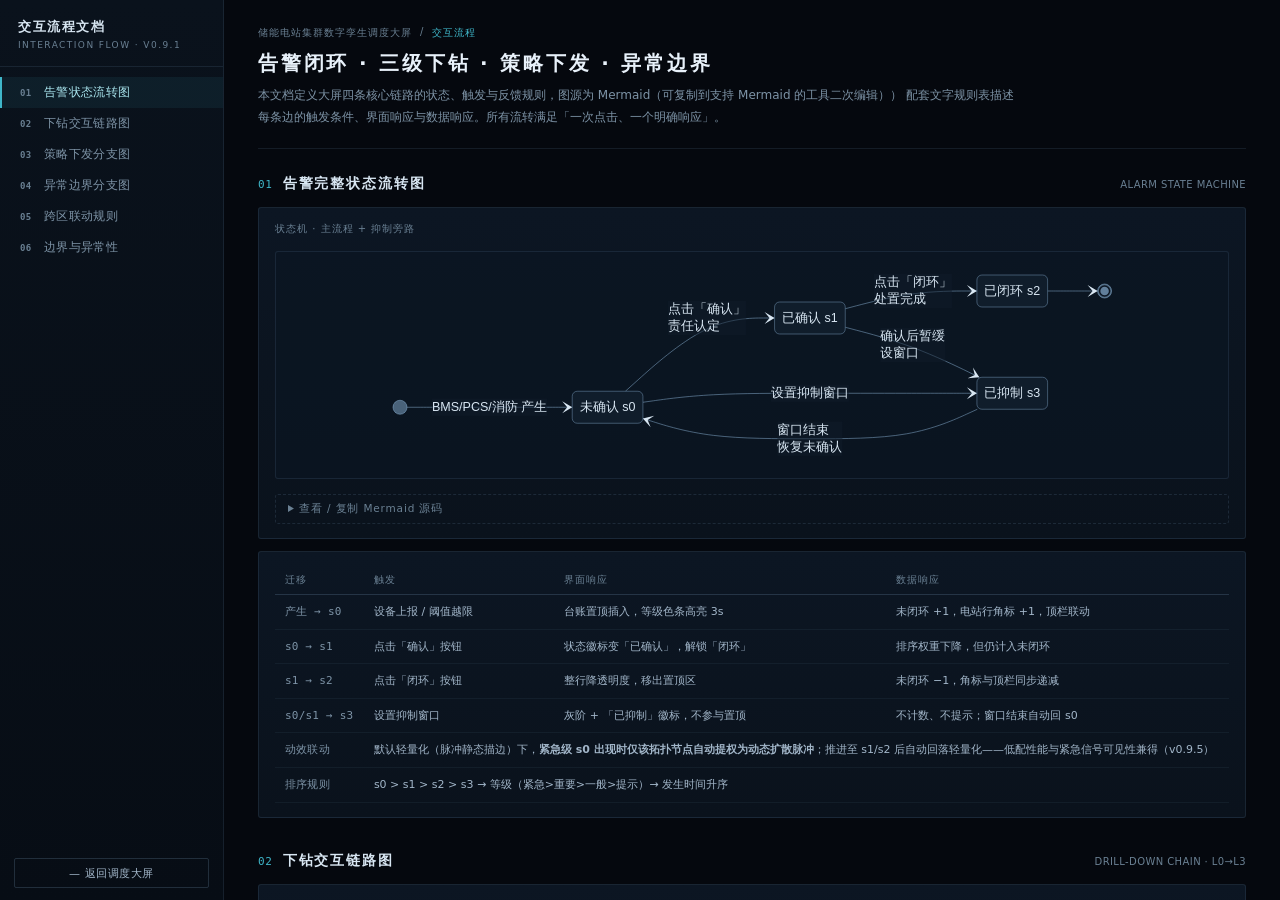
<file: flow.html>
<!DOCTYPE html>
<html lang="zh-CN">
<head>
<meta charset="utf-8">
<meta name="viewport" content="width=device-width, initial-scale=1">
<title>交互流程 · 储能集群调度大屏</title>
<link rel="icon" type="image/svg+xml" href="assets/img/favicon.svg">
<link rel="stylesheet" href="assets/css/tokens.css?v=1.3.2">
<link rel="stylesheet" href="assets/css/components.css?v=1.3.2">
<link rel="stylesheet" href="assets/css/dashboard.css?v=1.3.2">
<link rel="stylesheet" href="assets/css/docs.css?v=1.3.2">
<style>
  .mermaid{display:flex;justify-content:center;background:rgba(12,22,35,.55);border:1px solid var(--line-1);border-radius:3px;padding:14px 8px;overflow-x:auto}
  .mermaid svg{max-width:100%;height:auto}
  details.msrc{margin-top:8px;border:1px dashed rgba(126,163,196,.16);border-radius:3px}
  details.msrc summary{cursor:pointer;padding:7px 12px;font-size:10.5px;color:var(--txt-4);letter-spacing:.08em;user-select:none}
  details.msrc summary:hover{color:#a9e5ee}
  details.msrc pre{margin:0;padding:10px 14px 12px;font-family:Consolas,monospace;font-size:10.5px;line-height:1.7;color:#8fa5b8;white-space:pre-wrap;border-top:1px dashed rgba(126,163,196,.14)}
  .mblock + .mblock{margin-top:12px}
  .mblock>label{display:block;font-size:10px;color:var(--txt-4);letter-spacing:.1em;margin-bottom:6px}
</style>
</head>
<body>

<div class="docs">
  <nav class="docs-nav">
    <div class="brand">
      <b>交互流程文档</b>
      <span>INTERACTION FLOW · V0.9.1</span>
    </div>
    <div class="links" id="navLinks">
      <a href="#f1" class="on"><i>01</i>告警状态流转图</a>
      <a href="#f2"><i>02</i>下钻交互链路图</a>
      <a href="#f3"><i>03</i>策略下发分支图</a>
      <a href="#f4"><i>04</i>异常边界分支图</a>
      <a href="#f5"><i>05</i>跨区联动规则</a>
      <a href="#f6"><i>06</i>边界与异常性</a>
    </div>
    <a class="back" href="index.html">— 返回调度大屏</a>
  </nav>

  <main class="docs-main">

    <div class="doc-hero">
      <div class="crumbs-doc">储能电站集群数字孪生调度大屏 <span>/</span> <b>交互流程</b></div>
      <h1>告警闭环 · 三级下钻 · 策略下发 · 异常边界</h1>
      <p>
        本文档定义大屏四条核心链路的状态、触发与反馈规则，图源为 Mermaid（可复制到支持 Mermaid 的工具二次编辑））

        配套文字规则表描述每条边的触发条件、界面响应与数据响应。所有流转满足「一次点击、一个明确响应」。

      </p>
    </div>

    <!-- 01 告警状态机 -->
    <section class="sec" id="f1">
      <div class="sec-hd"><span class="no">01</span><h2>告警完整状态流转图</h2><span class="tip">ALARM STATE MACHINE</span></div>
      <div class="card mblock">
        <div class="mblock"><label>状态机 · 主流程 + 抑制旁路</label>
          <pre class="mermaid">
stateDiagram-v2
    direction LR
    state "未确认 s0" as s0
    state "已确认 s1" as s1
    state "已闭环 s2" as s2
    state "已抑制 s3" as s3
    [*] --> s0 : BMS/PCS/消防 产生
    s0 --> s1 : 点击「确认」<br/>责任认定
    s1 --> s2 : 点击「闭环」<br/>处置完成
    s0 --> s3 : 设置抑制窗口
    s3 --> s0 : 窗口结束<br/>恢复未确认

    s1 --> s3 : 确认后暂缓<br/>设窗口

    s2 --> [*]
          </pre>
        </div>
        <details class="msrc"><summary>查看 / 复制 Mermaid 源码</summary><pre>stateDiagram-v2
    direction LR
    state "未确认 s0" as s0
    state "已确认 s1" as s1
    state "已闭环 s2" as s2
    state "已抑制 s3" as s3
    [*] --> s0 : BMS/PCS/消防 产生
    s0 --> s1 : 点击「确认」 责任认定
    s1 --> s2 : 点击「闭环」 处置完成
    s0 --> s3 : 设置抑制窗口
    s3 --> s0 : 窗口结束 恢复未确认

    s1 --> s3 : 确认后暂缓 设窗口

    s2 --> [*]</pre></details>
      </div>
      <div class="card" style="margin-top:12px">
        <table class="spec-table">
          <tr><th>迁移</th><th>触发</th><th>界面响应</th><th>数据响应</th></tr>
          <tr><td class="num">产生 → s0</td><td>设备上报 / 阈值越限</td><td>台账置顶插入，等级色条高亮 3s</td><td>未闭环 +1，电站行角标 +1，顶栏联动</td></tr>
          <tr><td class="num">s0 → s1</td><td>点击「确认」按钮</td><td>状态徽标变「已确认」，解锁「闭环」</td><td>排序权重下降，但仍计入未闭环</td></tr>
          <tr><td class="num">s1 → s2</td><td>点击「闭环」按钮</td><td>整行降透明度，移出置顶区</td><td>未闭环 −1，角标与顶栏同步递减</td></tr>
          <tr><td class="num">s0/s1 → s3</td><td>设置抑制窗口</td><td>灰阶 + 「已抑制」徽标，不参与置顶</td><td>不计数、不提示；窗口结束自动回 s0</td></tr>
          <tr><td class="num">动效联动</td><td colspan="3">默认轻量化（脉冲静态描边）下，<b>紧急级 s0 出现时仅该拓扑节点自动提权为动态扩散脉冲</b>；推进至 s1/s2 后自动回落轻量化——低配性能与紧急信号可见性兼得（v0.9.5）</td></tr>
          <tr><td class="num">排序规则</td><td colspan="3">s0 &gt; s1 &gt; s2 &gt; s3 → 等级（紧急&gt;重要&gt;一般&gt;提示）→ 发生时间升序</td></tr>
        </table>
      </div>
    </section>

    <!-- 02 下钻 -->
    <section class="sec" id="f2">
      <div class="sec-hd"><span class="no">02</span><h2>下钻交互链路图</h2><span class="tip">DRILL-DOWN CHAIN · L0→L3</span></div>
      <div class="card mblock">
        <div class="mblock"><label>主链路：点击点位 → 镜头动画 → 面板指标联动</label>
          <pre class="mermaid">
flowchart LR
    A["L0 区域总览<br/>8 站点位 + 汇集点"] -->|点击信标| B["镜头聚焦<br/>620ms 推近 + 高亮"]
    B -->|自动| C["L1 站内孪生<br/>舱体 / PCS / 主变"]
    C -->|点击舱体| D["L2 舱内簇群<br/>12 电池簇 + 母排"]
    D -->|点击簇| E["L3 电池簇 BMS<br/>单体电压 / 温度"]
    E -.->|Esc / 面包屑| D
    D -.->|Esc / 面包屑| C
    C -.->|Esc / 面包屑| A
    style A fill:#12222f,stroke:#3fb6c9
    style E fill:#12222f,stroke:#3ea87b
          </pre>
        </div>
        <details class="msrc"><summary>查看 / 复制 Mermaid 源码</summary><pre>flowchart LR
    A["L0 区域总览 8站点位 汇集点"] -->|点击信标| B["镜头聚焦 620ms推近+高亮"]
    B -->|自动| C["L1 站内孪生 舱体/PCS/主变"]
    C -->|点击舱体| D["L2 舱内簇群 12电池簇 母排"]
    D -->|点击簇| E["L3 电池簇BMS 单体电压/温度"]
    E -.->|Esc/面包屑| D
    D -.->|Esc/面包屑| C
    C -.->|Esc/面包屑| A</pre></details>
      </div>
      <div class="card" style="margin-top:12px">
        <table class="spec-table">
          <tr><th>步骤</th><th>触发</th><th>空间响应（3D） /th><th>数据响应（3D 面板） /th></tr>
          <tr><td class="num">L0 → 聚焦</td><td>点击信标（半径 24px 热区）</td><td>相机 target/dist/pitch 三参数缓动 620ms</td><td>无（等待层级切换）</td></tr>
          <tr><td class="num">→ L1</td><td>聚焦结束后自动// 左侧电站行</td><td>切换站内场景，180ms 淡入淡出</td><td>指标卡、三张图表全部切换为单站数据；面包屑 +1 级</td></tr>
          <tr><td class="num">→ L2</td><td>点击舱体 / 浮卡「进入电池舱」</td><td>切换舱内场景，12 簇阵列 + 母排</td><td>指标切换为舱级 SOC/SOH/温度；趋势图变为簇温底/SOC 柱状</td></tr>
          <tr><td class="num">→ L3</td><td>点击簇// 浮卡「查看电池簇」</td><td>场景不切换，选中簇描边 + 地面椭圆</td><td>趋势图变为单体电压/温度曲线、一致性环形；浮卡显示 BMS 详情</td></tr>
          <tr><td class="num">回退</td><td class="num">Esc / 面包屑// 浮卡「返回」</td><td>逐级恢复上级场景相机</td><td>指标与图表回退对应范围，选中态清除</td></tr>
        </table>
      </div>
    </section>

    <!-- 03 策略 -->
    <section class="sec" id="f3">
      <div class="sec-hd"><span class="no">03</span><h2>策略下发分支图</h2><span class="tip">STRATEGY DISPATCH</span></div>
      <div class="card mblock">
        <div class="mblock"><label>策略选择 → 计划重算 → 下发 → AI 复核</label>
          <pre class="mermaid">
flowchart TD
    S["底部策略分段选择"] --> P1["削峰填谷<br/>系数 1.0 · 两充两放"]
    S --> P2["调频响应<br/>系数 0.55 · 预留 55% 调节容量"]
    S --> P3["自主备用<br/>系数 0.28 · SOC 维持 55-65%"]
    P1 --> R["计划曲线重算<br/>趋势区虚线即时更新"]
    P2 --> R
    P3 --> R
    R --> X["下发 · 状态标签「执行中」<br/>窗口 + 目标功率更新"]
    X --> AI["AI 复核<br/>收益预估 / 偏差超限提醒"]
    AI -->|采纳| T["生成建议卡<br/>#DT-xxxx-编号 toast"]
    AI -->|暂不| N["记录人工复核项"]
    style S fill:#12222f,stroke:#3fb6c9
    style X fill:#1a2433,stroke:#df8a2e
          </pre>
        </div>
        <details class="msrc"><summary>查看 / 复制 Mermaid 源码</summary><pre>flowchart TD
    S["底部策略分段选择"] --> P1["削峰填谷 系数1.0 两充两放"]
    S --> P2["调频响应 系数0.55 预留55%调节容量"]
    S --> P3["自主备用 系数0.28 SOC维持55-65%"]
    P1 --> R["计划曲线重算 趋势区虚线即时更新"]
    P2 --> R
    P3 --> R
    R --> X["下发 状态标签执行中 窗口+目标功率更新"]
    X --> AI["AI复核 收益预估/偏差超限提醒"]
    AI -->|采纳| T["生成建议卡<#DT-xxxx-编号 toast"]
    AI -->|暂不| N["记录人工复核项"]</pre></details>
      </div>
      <div class="card" style="margin-top:12px">
        <table class="spec-table">
          <tr><th>策略</th><th>计划曲线形态</th><th>底部面板反馈</th><th>业务含义</th></tr>
          <tr><td class="num">削峰填谷</td><td>两充两放，谷段 −00MW / 晚峰 +150MW，与实时计划一致1/td><td>窗口「低谷充电 23:30–06:30 / 晚峰放电 17:30–21:00」</td><td>分时电价套利为主，SOC 全区间利用</td></tr>
          <tr><td class="num">调频响应</td><td>整体幅值 ×0.55，形态收窄</td><td>「AGC 调频里程 1,860MW · 死区 ±2MW」</td><td>预留调节容量，吞吐换调频补偿</td></tr>
          <tr><td class="num">自主备用</td><td>幅值 ×0.28，曲线趋平</td><td>「离网备用 30min · SOC 维持 55–65%」</td><td>降低吞吐保后备容量</td></tr>
          <tr><td class="num">边界</td><td colspan="3">计划曲线仅受策略影响；「实际」曲线始终反映真实功率，形成计划/实况偏差对比。AI 建议不直接修改策略，需值班员确认采纳。</td></tr>
        </table>
      </div>
    </section>

    <!-- 04 异常边界 -->
    <section class="sec" id="f4">
      <div class="sec-hd"><span class="no">04</span><h2>异常边界分支图</h2><span class="tip">EDGE CASES</span></div>
      <div class="card mblock">
        <div class="mblock"><label>通信中断 / 离线站点 / 告警抑制冲突</label>
          <pre class="mermaid">
flowchart TD
    A["通信中断检测<br/>心跳超时 120s"] --> B["电站级/单站离线"]
    A --> C["集群级/全站中断"]
    B --> B1["信标灰色 · 无脉冲无流向<br/>toast「离线快照」· 指标标注快照"]
    C --> C1["顶栏在线 0/8 · 全场景降级<br/>进入离线值守模式"]
    D["新告警产生"] --> E{目标条目状态}}
    E -->|未确认| F["直接置顶<br/>正常闭环流程"]
    E -->|已抑制| G["抑制冲突判定:<br/>等级 ≥ 重要 → 强制唤醒至未确认<br/>等级 &lt; 重要 → 累计计数延后提醒"]
    E -->|已闭环| H["生成关联新事件<br/>不复活旧告警"]
    G --> I["抑制窗口结束<br/>统一恢复未确认"]
    style A fill:#1a2433,stroke:#df8a2e
    style G fill:#1a2433,stroke:#e0523f
          </pre>
        </div>
        <details class="msrc"><summary>查看 / 复制 Mermaid 源码</summary><pre>flowchart TD
    A["通信中断检测<心跳超时120s"] --> B["电站级/单站离线"]
    A --> C["集群级/全站中断"]
    B --> B1["信标灰色 无脉冲无流向 toast离线快照 指标标注快照"]
    C --> C1["顶栏在线0/8 全场景降级<进入离线值守模式"]
    D["新告警产生"] --> E{目标条目状态}}
    E -->|未确认| F["直接置顶 正常闭环流程"]
    E -->|已抑制| G["抑制冲突判定: 等级≥重要强制唤醒至未确认 / 等级<重要累计计数延后提醒"]
    E -->|已闭环| H["生成关联新事件<不复活旧告警"]
    G --> I["抑制窗口结束 统一恢复未确认"]</pre></details>
      </div>
      <div class="card" style="margin-top:12px">
        <table class="spec-table">
          <tr><th>场景</th><th>判定条件</th><th>空间响应</th><th>面板响应</th></tr>
          <tr><td class="num">单站通信中断</td><td>站控心跳超时 120s</td><td>信标变灰，脉冲/角标/链路流向移除</td><td>指标卡「快照数据」标注；进站 toast 提示</td></tr>
          <tr><td class="num">全站通信中断</td><td>集群网关失联</td><td>全场景灰阶降级，流向动画停止</td><td>顶栏 0/8；顶部功率显示「--」；标题提示离线值守</td></tr>
          <tr><td class="num">告警抑制冲突</td><td>新告警落点为已抑制设备</td><td>—</td><td>紧急&重要强制唤醒为未确认并置顶；一般 提示累计后统一提醒</td></tr>
          <tr><td class="num">重复告警</td><td>同设备同类型 5min 冲</td><td>—</td><td>合并计数（×N），不重复置顶</td></tr>
        </table>
      </div>
    </section>

    <!-- 05 联动 -->
    <section class="sec" id="f5">
      <div class="sec-hd"><span class="no">05</span><h2>跨区联动规则</h2><span class="tip">CONTEXT LINKAGE</span></div>
      <div class="card">
        <table class="spec-table">
          <tr><th>触发源</th><th>空间响应（3D） /th><th>数据响应</th><th>记录响应</th></tr>
          <tr><td>点击左侧电站行</td><td>地图镜头推近并下钻 L1</td><td>右侧指标 / 图表切换为该站</td><td>面包屑更新，行选中态</td></tr>
          <tr><td>点击告警「定位」</td><td>L1 → L2 → L3 自动下钻并选中设备</td><td>指标切换至簇级/BMS</td><td>toast 提示定位结果</td></tr>
          <tr><td>点击 3D 站点信标</td><td>聚焦 + 下钻 L1</td><td>同上</td><td>左侧列表行同步选中</td></tr>
          <tr><td>切换策略</td><td>链路流向保持实时功率方向</td><td>计划曲线重算</td><td>底部窗口 / 功率更新 + toast</td></tr>
          <tr><td>图层开关（告警/链路/标注）</td><td>脉冲现// 流动链路 / 标注牌显隐</td><td>—</td><td>—</td></tr>
          <tr><td>实时数据帧（2.5s）</td><td>标注牌 SOC / 功率刷新</td><td>指标卡与趋势图增量更新</td><td>电站列表 SOC / 徽标刷新</td></tr>
        </table>
      </div>
    </section>

    <!-- 06 边界 -->
    <section class="sec" id="f6">
      <div class="sec-hd"><span class="no">06</span><h2>边界与异常性</h2><span class="tip">SPECS</span></div>
      <div class="grid-2">
        <div class="card">
          <table class="spec-table">
            <tr><th>场景</th><th>处理</th></tr>
            <tr><td>过渡期间重复点击</td><td>转场 280ms 内忽略新导航（transitioning 锁），避免场景错乱</td></tr>
            <tr><td>镜头动画中切层级</td><td>转场淡出后由目标层级相机接管，动画立即失效</td></tr>
            <tr><td>悬浮态下数据刷新</td><td>图表悬浮期间暂停重绘，移出后下一帧恢复，避免浮层闪烁</td></tr>
            <tr><td>无告警筛选结果</td><td>台账显示「暂无该等级告警」空态</td></tr>
          </table>
        </div>
        <div class="card">
          <table class="spec-table">
            <tr><th>场景</th><th>处理</th></tr>
            <tr><td>超长告警文本</td><td>最大 2 行截断，完整信息在悬浮// 详情中查看</td></tr>
            <tr><td>非<16:9 分辨率</td><td>整屏等比缩放并居中，两侧留黑，画布按缩放倍率重采样</td></tr>
            <tr><td>键盘操作</td><td class="num">Esc：关闭抽屉 → 逐级上浮；主链路全部可鼠标完成</td></tr>
            <tr><td>异常演示</td><td class="num">index.html?anomaly=offline / multi / overtemp 三种异常态演示</td></tr>
          </table>
        </div>
      </div>
    </section>

  </main>
</div>

<script src="assets/vendor/mermaid.min.js"></script>
<script>
  mermaid.initialize({
    startOnLoad: true,
    theme: 'base',
    securityLevel: 'loose',
    themeVariables: {
      darkMode: true,
      background: '#0c1623',
      primaryColor: '#101d2b',
      primaryTextColor: '#d8e6f2',
      primaryBorderColor: 'rgba(126,163,196,.45)',
      lineColor: 'rgba(126,163,196,.55)',
      secondaryColor: '#152634',
      tertiaryColor: '#0f1b28',
      noteBkgColor: '#152634',
      noteTextColor: '#c2d3e3',
      noteBorderColor: 'rgba(126,163,196,.35)',
      fontFamily: '"HarmonyOS Sans SC","Microsoft YaHei",sans-serif',
      fontSize: '12.5px'
    },
    flowchart: { curve: 'basis', htmlLabels: true, padding: 10 }
  });

  const links = document.querySelectorAll('#navLinks a');
  const secs = document.querySelectorAll('.sec');
  const main = document.querySelector('.docs-main');
  if (main && secs.length) {
    main.addEventListener('scroll', () => {
      let cur = 0;
      secs.forEach((s, i) => { if (s.offsetTop - 40 <= main.scrollTop) cur = i; });
      links.forEach((a, i) => a.classList.toggle('on', i === cur));
    });
  }
</script>
</body>
</html>
</file>
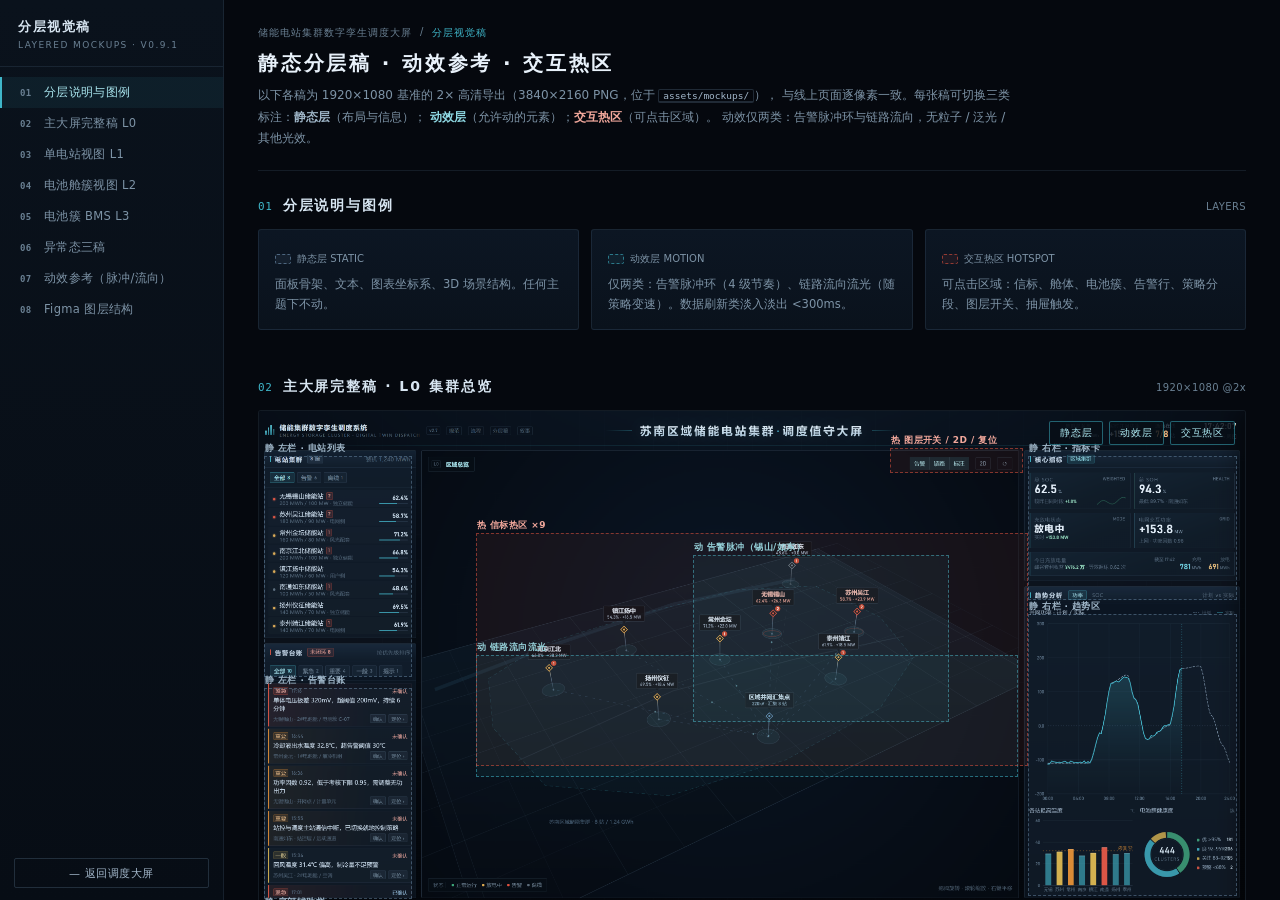
<file: mockups.html>
<!DOCTYPE html>
<html lang="zh-CN">
<head>
<meta charset="utf-8">
<meta name="viewport" content="width=device-width, initial-scale=1">
<title>分层视觉稿 · 储能集群调度大屏</title>
<link rel="icon" type="image/svg+xml" href="assets/img/favicon.svg">
<link rel="stylesheet" href="assets/css/tokens.css?v=1.3.2">
<link rel="stylesheet" href="assets/css/components.css?v=1.3.2">
<link rel="stylesheet" href="assets/css/dashboard.css?v=1.3.2">
<link rel="stylesheet" href="assets/css/docs.css?v=1.3.2">
<style>
  .fig{position:relative;border:1px solid var(--line-1);border-radius:3px;overflow:hidden;background:#04070c}
  .fig img{display:block;width:100%;height:auto}
  .fig-tools{position:absolute;right:10px;top:10px;display:flex;gap:6px;z-index:5}
  .fig-tools button{
    font-size:10px;letter-spacing:.08em;padding:4px 10px;cursor:pointer;
    background:rgba(8,15,23,.85);color:var(--txt-3);border:1px solid var(--line-2);border-radius:2px;
  }
  .fig-tools button.on{color:#a9e5ee;border-color:rgba(63,182,201,.5)}
  .fig-cap{display:flex;gap:14px;align-items:baseline;margin:10px 0 4px}
  .fig-cap b{font-size:13px;color:#d8e6f2;letter-spacing:.08em}
  .fig-cap span{font-size:10.5px;color:var(--txt-4);letter-spacing:.06em}
  .legend-strip{display:flex;gap:14px;margin:8px 0 6px;flex-wrap:wrap}
  .legend-strip span{display:inline-flex;align-items:center;gap:6px;font-size:10px;color:var(--txt-3)}
  .legend-strip i{width:16px;height:10px;display:block;border-radius:2px}
  .sec{margin-bottom:48px}
  .mock-grid{display:grid;grid-template-columns:1fr;gap:26px}
  pre.tree{
    font-family:Consolas,monospace;font-size:10.5px;line-height:1.75;color:#8fa5b8;
    background:rgba(8,15,23,.7);border:1px solid var(--line-1);border-radius:3px;
    padding:14px 18px;overflow-x:auto;white-space:pre;
  }
  pre.tree b{color:#cfe0ee;font-weight:400}
  .motion-grid{display:grid;grid-template-columns:repeat(4,1fr);gap:12px}
  .motion-grid .card{min-height:150px}
  .motion-grid label{display:block;font-size:10px;color:var(--txt-4);letter-spacing:.1em;margin-top:8px}
  .spec-inline{font-size:10px;color:var(--txt-4);line-height:1.7;margin-top:6px}
  .spec-inline b{color:#cfe0ee;font-weight:500}
</style>
</head>
<body>

<div class="docs">
  <nav class="docs-nav">
    <div class="brand">
      <b>分层视觉稿</b>
      <span>LAYERED MOCKUPS · V0.9.1</span>
    </div>
    <div class="links" id="navLinks">
      <a href="#m1" class="on"><i>01</i>分层说明与图例</a>
      <a href="#m2"><i>02</i>主大屏完整稿 L0</a>
      <a href="#m3"><i>03</i>单电站视图 L1</a>
      <a href="#m4"><i>04</i>电池舱簇视图 L2</a>
      <a href="#m5"><i>05</i>电池簇 BMS L3</a>
      <a href="#m6"><i>06</i>异常态三稿</a>
      <a href="#m7"><i>07</i>动效参考（脉冲/流向）</a>
      <a href="#m8"><i>08</i>Figma 图层结构</a>
    </div>
    <a class="back" href="index.html">— 返回调度大屏</a>
  </nav>

  <main class="docs-main">

    <div class="doc-hero">
      <div class="crumbs-doc">储能电站集群数字孪生调度大屏 <span>/</span> <b>分层视觉稿</b></div>
      <h1>静态分层稿 · 动效参考 · 交互热区</h1>
      <p>
        以下各稿为 1920×1080 基准的 2× 高清导出（3840×2160 PNG，位于 <span class="kbd">assets/mockups/</span>），
        与线上页面逐像素一致。每张稿可切换三类标注：<b style="color:#9fb6c8">静态层</b>（布局与信息）；

        <b style="color:#8fd9e4">动效层</b>（允许动的元素）；<b style="color:#f2a89c">交互热区</b>（可点击区域）。

        动效仅两类：告警脉冲环与链路流向，无粒子 / 泛光 / 其他光效。

      </p>
    </div>

    <!-- 01 图例 -->
    <section class="sec" id="m1">
      <div class="sec-hd"><span class="no">01</span><h2>分层说明与图例</h2><span class="tip">LAYERS</span></div>
      <div class="grid-3">
        <div class="card">
          <div class="legend-strip"><span><i style="border:1px dashed rgba(126,163,196,.55);background:rgba(126,163,196,.08)"></i>静态层 STATIC</span></div>
          <p class="desc" style="margin:8px 0 0">面板骨架、文本、图表坐标系、3D 场景结构。任何主题下不动。
</p>
        </div>
        <div class="card">
          <div class="legend-strip"><span><i style="border:1px dashed rgba(63,182,201,.6);background:rgba(63,182,201,.08)"></i>动效层 MOTION</span></div>
          <p class="desc" style="margin:8px 0 0">仅两类：告警脉冲环（4 级节奏）、链路流向流光（随策略变速）。数据刷新类淡入淡出 &lt;300ms。
</p>
        </div>
        <div class="card">
          <div class="legend-strip"><span><i style="border:1px dashed rgba(223,82,63,.6);background:rgba(223,82,63,.08)"></i>交互热区 HOTSPOT</span></div>
          <p class="desc" style="margin:8px 0 0">可点击区域：信标、舱体、电池簇、告警行、策略分段、图层开关、抽屉触发。
</p>
        </div>
      </div>
    </section>

    <!-- 02-05 主视图 -->
    <section class="sec" id="m2">
      <div class="sec-hd"><span class="no">02</span><h2>主大屏完整稿 · L0 集群总览</h2><span class="tip">1920×1080 @2x</span></div>
      <div class="mock-grid" id="mockList"></div>
    </section>

    <!-- 06 异常态 -->
    <section class="sec" id="m6">
      <div class="sec-hd"><span class="no">06</span><h2>异常态三稿</h2><span class="tip">EDGE STATES · 非理想性</span></div>
      <p class="desc">
        证明异常工况已纳入设计：全站通信中断（灰阶降级）、多告警并发 + 已抑制条目（含抑制冲突）、电池簇严重超温（43.8℃/二级温控 + 烟感预动作）。

        三种状态均可在线上通过 <span class="kbd">index.html?anomaly=offline / multi / overtemp</span> 复现。

      </p>
      <div class="mock-grid" id="mockEdge"></div>
    </section>

    <!-- 07 动效参考 -->
    <section class="sec" id="m7">
      <div class="sec-hd"><span class="no">07</span><h2>动效参考 · 脉冲节奏与流向速度</h2><span class="tip">MOTION SPEC · 仅两类动效</span></div>
      <p class="desc">告警脉冲环：椭圆贴地，向外扩散并淡出，等级越高节奏越快、越醒目；提示级为静态呼吸光，不扩散。链路流向：流光段沿虚线移动，速度与策略吞吐系数成正比，离线静止。</p>
      <div class="motion-grid">
        <div class="card">
          <div class="pulse-stage"><span class="base"><span class="ring" style="--dur:.9s;color:#E0523F"></span><span class="ring" style="--dur:.9s;--delay:.45s;color:#E0523F"></span></span></div>
          <label>紧急 CRIT · 0.9s/环 双环</label>
          <div class="spec-inline"><b>scale 0.55→0.7</b> · opacity .95→0<br>双环相位差 0.45s · 贴地椭圆</div>
        </div>
        <div class="card">
          <div class="pulse-stage"><span class="base"><span class="ring" style="--dur:1.4s;color:#DF8A2E"></span></span></div>
          <label>重要 HIGH · 1.4s/环 单环</label>
          <div class="spec-inline"><b>scale 0.55→0.7</b> · opacity .9→0<br>单环连续 · 无声效</div>
        </div>
        <div class="card">
          <div class="pulse-stage"><span class="base"><span class="ring" style="--dur:2.4s;color:#D8B24A"></span></span></div>
          <label>一般 WARN · 2.4s/环 弱化</label>
          <div class="spec-inline"><b>scale 0.55→0.2</b> · opacity .7→0<br>低频弱化，不抢视觉焦点</div>
        </div>
        <div class="card">
          <div class="pulse-stage"><span class="base"><span class="ring" style="--dur:3.6s;color:#5E8FBB;animation-name:none;opacity:.28"></span></span></div>
          <label>提示 INFO · 静态呼吸</label>
          <div class="spec-inline"><b>opacity .15→.3</b> 呼吸 3.6s<br>不扩散<· 不参与置顶逻辑</div>
        </div>
      </div>

      <div class="card" style="margin-top:12px">
        <table class="spec-table" style="max-width:560px">
          <tr><th>策略 / 状态</th><th>流速（流光周期）</th><th>方向</th></tr>
          <tr><td>削峰填谷 · 晚峰放电</td><td class="num">2.0s（系数 1.0）</td><td>站 → 汇集点（琥珀流向）</td></tr>
          <tr><td>调频响应</td><td class="num">3.6s（系数 0.55）</td><td>双向小幅</td></tr>
          <tr><td>自主备用</td><td class="num">7.0s（系数 0.28）</td><td>微流</td></tr>
          <tr><td>通信中断</td><td>静止（流光隐藏）</td><td>—</td></tr>
        </table>
        <div style="max-width:560px">
          <div class="flow-wire"><i style="--dur:2s"></i><i style="--dur:2s;--delay:.6s"></i><i style="--dur:2s;--delay:1.2s"></i></div>
          <div class="spec-inline" style="margin:0 0 10px">削峰填谷 · 2.0s 周期</div>
          <div class="flow-wire"><i style="--dur:3.6s"></i><i style="--dur:3.6s;--delay:1.2s"></i></div>
          <div class="spec-inline" style="margin:0 0 10px">调频响应 · 3.6s 周期</div>
          <div class="flow-wire"><i style="--dur:7s"></i></div>
          <div class="spec-inline" style="margin:0 0 10px">自主备用 · 7.0s 周期</div>
          <div class="flow-wire idle"><i></i></div>
          <div class="spec-inline" style="margin:0">通信中断 · 流光隐藏（静止灰点占位）</div>
        </div>
      </div>
    </section>

    <!-- 08 Figma 结构 -->
    <section class="sec" id="m8">
      <div class="sec-hd"><span class="no">08</span><h2>Figma 图层结构（粘贴可用）</h2><span class="tip">FIGMA STRUCTURE</span></div>
      <div class="grid-2">
        <pre class="tree"><b>储能调度大屏 1920×1080</b>
├─ 00 BG / 背景
│  ├─ bg-gradient 深蓝径向
│  └─ grid 网格纹理 3%
├─ 01 TOPBAR / 顶部通栏 1920×56 【静态】 
│  ├─ title-居中主标题 
│  ├─ kpi-左（总装机/版本/文档链接）

│  ├─ kpi-右（并网功率/通信在线/时钟）

│  └─ scenario-tag 异常态演示标签

├─ 02 LEFT / 左栏 296×872 【静态】 
│  ├─ panel-stations 电站列表（32%）

│  │  ├─ filters chips ×3 【热区】 
│  │  └─ rows ×8（dot/name/soc/徽标）【热区】 
│  └─ panel-alerts 告警台账（28%）

│     ├─ filters chips ×5 【热区】 
│     └─ cards ×N（lv-tag/time/status/text）

│        └─ actions 确认/闭环/定位 【热区】 
├─ 03 CENTER / 主视区 1164×872
│  ├─ canvas-3d 孪生视口 【静态】 
│  │  ├─ L0 站点信标 ×8【动效·脉冲｜热区】 
│  │  ├─ L0 链路流向 【动效·流光】 
│  │  ├─ L1 舱体/PCS/主变 【热区】 
│  │  └─ L2 电池簇 ×12 【热区】 
│  ├─ HUD-面包屑 【热区】 
│  ├─ HUD-工具（2D/复位/图层开关）【热区】 
│  ├─ HUD-图例（左下）
│  ├─ card-站点浮卡 【热区】 
│  └─ veil 转场遮罩 【动效·280ms】

├─ 04 RIGHT / 右栏 420×872 【静态】 
│  ├─ metrics 指标卡 2×2+wide（随层级联动）

│  └─ trends 趋势区（tab 功率/SOC 【热区】

│     ├─ chart-计划vs实际（now 竖线）

│     ├─ chart-温度/压差 柱状
│     └─ chart-健康度环形</pre>
        <pre class="tree">│  └─ chart-健康度环形

├─ 05 BOTTOM / 底部辅助栏 1920×112 【静态】 
│  ├─ strategy 策略分段 ×3 【热区】 
│  ├─ comm 通信链路 ×4
│  ├─ online 设备在线率

│  └─ ai-block AI 摘要 + 展开 【热区】 
├─ 06 OVERLAY / 浮层
│  ├─ toast 队列（底部居中）
│  ├─ tooltip 3D 悬浮卡

│  └─ veil 转场遮罩 280ms
├─ 07 DRAWER / AI 抽屉 466px 【热区】 
│  ├─ scrim 遮罩
│  ├─ 根因推荐（置信度条）
│  ├─ 收益预估（构成条）

│  └─ 调度建议（采纳按钮）【热区】 
└─ 08 MOTION / 动效规范
   ├─ pulse-ring 告警脉冲（4 级节奏）
   │  crit .9s×2 / high 1.4s / warn 2.4s / info 呼吸
   ├─ flow-dash 链路流向（策略变速）
   │  峰谷 2.0s / 调频 3.6s / 备用 7.0s / 离线静止
   └─ transition 转场/淡入淡出 ≤300ms</pre>
      </div>
      <p class="desc" style="margin-top:10px">导出约定：Figma 中按 00→08 自上而下建组；动效层与热区层单独置顶并命名 <span class="kbd">MOTION/*</span>、<span class="kbd">HOTSPOT/*</span>，交付开发时隐藏。所有色值以 <span class="kbd">components.html</span> 色板令牌为准。</p>
    </section>

  </main>
</div>

<script>
/* 分层标注数据（百分比定位：left/top/width/height） */
const MOCKS = [
  {
    id: '01-overview', img: 'assets/mockups/01-overview.png', cap: 'L0 集群总览', sub: '8 站点位 · 汇集点 · 功率流向 · 告警脉冲', host: 'mockList',
    layers: [
      ['static', '左栏 · 电站列表', 0.5, 8, 15, 40],
      ['static', '左栏 · 告警台账', 0.5, 50, 15, 38],
      ['static', '右栏 · 指标卡', 78, 8, 21.2, 26],
      ['static', '右栏 · 趋势区', 78, 36.5, 21.2, 51],
      ['static', '底部辅助栏', 0.5, 90, 99, 8.6],
      ['fx', '告警脉冲（锡山/如东）', 44, 26, 26, 30],
      ['fx', '链路流向流光', 22, 44, 55, 22],
      ['hot', '信标热区 ×9', 22, 22, 56, 42],
      ['hot', '图层开关 / 2D / 复位', 64, 6.6, 13.5, 4.5],
      ['hot', '策略分段 ×3', 0.6, 90.5, 15, 7],
      ['hot', 'AI 展开', 72, 90.5, 13, 7]
    ]
  },
  {
    id: '02-station', img: 'assets/mockups/02-station.png', cap: 'L1 单电站内部孪生', sub: '电池舱 ×6 · PCS · 主变 · 站控楼', host: 'mockList',
    layers: [
      ['static', '舱体阵列（左列）', 26, 30, 22, 34],
      ['static', '舱体阵列（右列）', 48, 40, 24, 34],
      ['static', 'PCS / 主变（前区）', 40, 62, 34, 14],
      ['static', '站控楼', 28, 22, 10, 10],
      ['fx', '直流链路流向', 30, 46, 40, 18],
      ['hot', '舱体热区 ×6', 26, 28, 46, 48],
      ['hot', '浮卡「进入电池舱」', 62, 12, 14, 24],
      ['hot', '面包屑回退', 15.5, 6.8, 16, 4]
    ]
  },
  {
    id: '03-cabin', img: 'assets/mockups/03-cabin.png', cap: 'L2 电池舱簇视图', sub: '12 电池簇 · 汇流母排 · 通道', host: 'mockList',
    layers: [
      ['static', '簇阵列（近排）', 30, 44, 40, 26],
      ['static', '簇阵列（远排）', 30, 24, 40, 22],
      ['static', '汇流母排', 30, 26, 40, 6],
      ['fx', '母排微流动', 30, 26, 40, 5],
      ['hot', '电池簇热区 ×12', 30, 22, 40, 50],
      ['hot', '浮卡「查看电池簇」', 62, 12, 14, 26]
    ]
  },
  {
    id: '04-cluster', img: 'assets/mockups/04-cluster.png', cap: 'L3 电池簇 BMS', sub: '选中态描边 · 单体电压/温度曲线 · 一致性环形', host: 'mockList',
    layers: [
      ['static', '选中簇（青蓝描边 + 地面椭圆）', 40, 40, 18, 30],
      ['static', '右侧 · 单体电压/温度曲线', 78, 36.5, 21.2, 51],
      ['fx', '选中呼吸椭圆', 40, 58, 18, 8],
      ['hot', '簇体热区 ×12', 30, 22, 40, 50],
      ['hot', '浮卡「生成工单 / 返回」', 62, 12, 14, 30]
    ]
  },
  {
    id: '05-offline', img: 'assets/mockups/05-offline.png', cap: '异常态 A · 全站通信中断', sub: '0/8 · 灰阶信标 · 离线快照标注 · 紧急通信告警', host: 'mockEdge', edge: true,
    layers: [
      ['static', '灰阶信标（无脉冲无角标）', 22, 22, 56, 42],
      ['static', '顶栏 0/8 · 演示标签', 70, 0, 30, 5.4],
      ['fx', '链路静止（流光隐藏）', 22, 44, 55, 22],
      ['hot', '信标热区（快照可看）', 22, 22, 56, 42]
    ]
  },
  {
    id: '06-multi', img: 'assets/mockups/06-multi.png', cap: '异常态 B · 多告警并发 + 抑制冲突', sub: '多站紧急置顶 · 已抑制灰阶条目 · 计数联动', host: 'mockEdge', edge: true,
    layers: [
      ['static', '台账多级置顶堆叠', 0.5, 50, 15, 38],
      ['static', '已抑制灰阶条目', 0.5, 78, 15, 10],
      ['fx', '多信标同时脉冲', 30, 22, 50, 44],
      ['hot', '确认/闭环按钮', 4, 54, 11, 6],
      ['hot', '电站行角标', 0.5, 8, 15, 40]
    ]
  },
  {
    id: '07-overtemp', img: 'assets/mockups/07-overtemp.png', cap: '异常态 C · 电池簇严重超温', sub: '43.8℃ 二级温控 · 烟感预动作 · 液冷降效', host: 'mockEdge', edge: true,
    layers: [
      ['static', '紧急双条目置顶', 0.5, 50, 15, 24],
      ['fx', '锡山信标高强脉冲', 44, 26, 14, 18],
      ['hot', '告警「定位」→ 自动下钻', 4, 54, 11, 6],
      ['hot', '温度图表热区', 78, 36.5, 21.2, 20]
    ]
  }
];

const CLS = { static: 'static-layer', fx: 'fx-layer', hot: 'hotspot' };
const TAG = { static: '静', fx: '动', hot: '热' };
const HOSTS = {};
MOCKS.forEach(m => {
  const fig = document.createElement('div');
  fig.className = 'fig';
  fig.style.position = 'relative';
  fig.innerHTML = `<img src="${m.img}" alt="${m.cap}" loading="lazy">
    <div class="fig-tools">
      <button data-l="static" class="on">静态层</button>
      <button data-l="fx" class="on">动效层</button>
      <button data-l="hot" class="on">交互热区</button>
    </div>`;
  m.layers.forEach(([type, name, l, t, w, h]) => {
    const box = document.createElement('div');
    box.className = CLS[type];
    box.dataset.l = type;
    box.style.cssText = `left:${l}%;top:${t}%;width:${w}%;height:${h}%`;
    box.innerHTML = `<i>${TAG[type]} ${name}</i>`;
    fig.appendChild(box);
  });
  fig.addEventListener('click', e => {
    const btn = e.target.closest('.fig-tools button');
    if (!btn) return;
    btn.classList.toggle('on');
    const on = btn.classList.contains('on');
    fig.querySelectorAll(`[data-l="${btn.dataset.l}"]`).forEach(b => b.style.display = on ? '' : 'none');
  });
  const wrap = document.createElement('div');
  wrap.appendChild(fig);
  const cap = document.createElement('div');
  cap.className = 'fig-cap';
  cap.innerHTML = `<b>${m.cap}</b><span>${m.sub}${m.edge ? ' · ?anomaly=' + m.id.split('-')[1] : ''}</span>`;
  wrap.appendChild(cap);
  document.getElementById(m.host).appendChild(wrap);
  HOSTS[m.id] = wrap;
});

/* 导航高亮 */
const links = document.querySelectorAll('#navLinks a');
const secs = document.querySelectorAll('.sec');
const main = document.querySelector('.docs-main');
if (main && secs.length) {
  main.addEventListener('scroll', () => {
    let cur = 0;
    secs.forEach((s, i) => { if (s.offsetTop - 40 <= main.scrollTop) cur = i; });
    links.forEach((a, i) => a.classList.toggle('on', i === cur));
  });
}
</script>
</body>
</html>
</file>
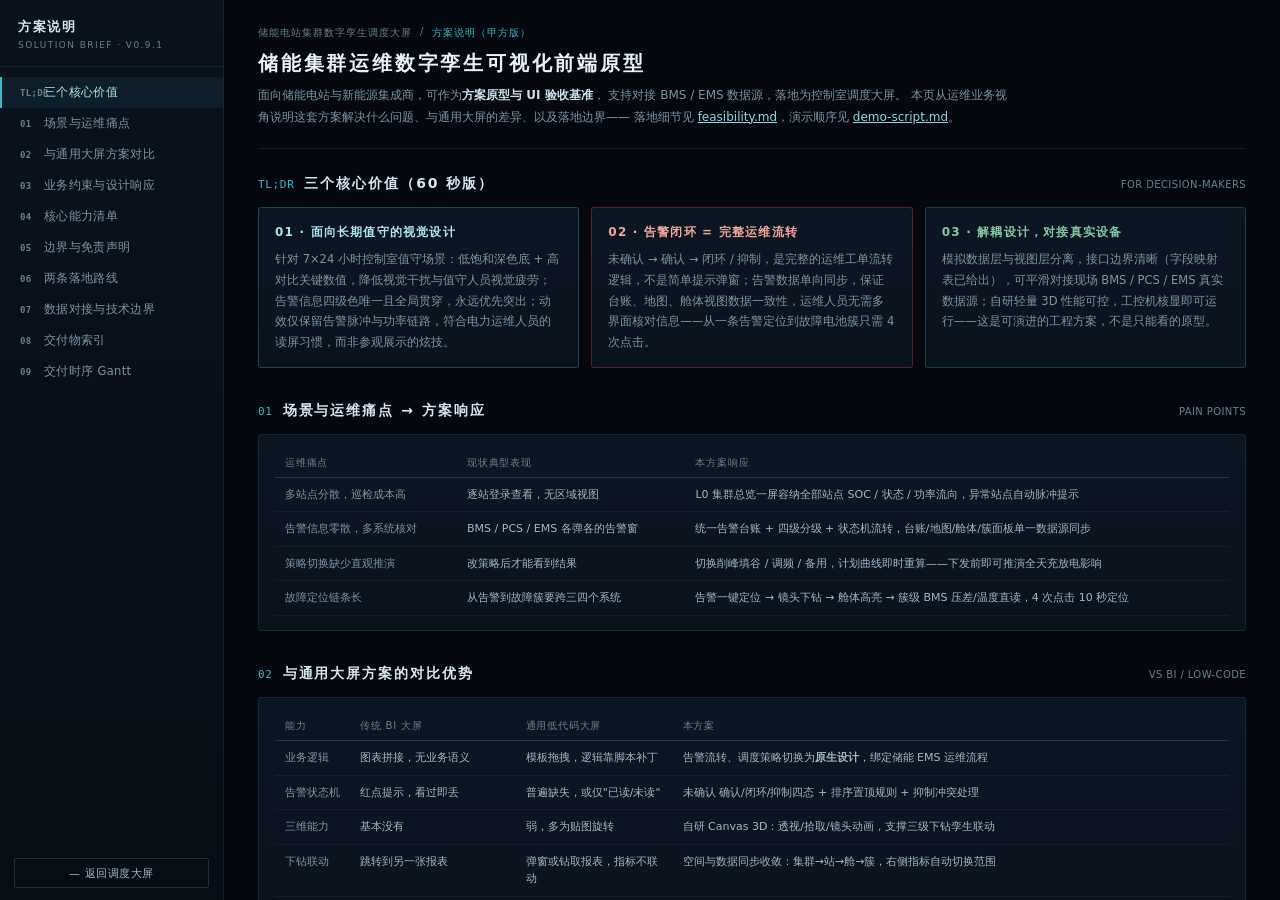
<file: story.html>
<!DOCTYPE html>
<html lang="zh-CN">
<head>
<meta charset="utf-8">
<meta name="viewport" content="width=device-width, initial-scale=1">
<title>方案说明 · 储能集群调度大屏（面向甲方）</title>
<link rel="icon" type="image/svg+xml" href="assets/img/favicon.svg">
<link rel="stylesheet" href="assets/css/tokens.css?v=1.3.2">
<link rel="stylesheet" href="assets/css/components.css?v=1.3.2">
<link rel="stylesheet" href="assets/css/dashboard.css?v=1.3.2">
<link rel="stylesheet" href="assets/css/docs.css?v=1.3.2">
</head>
<body>

<div class="docs">
  <nav class="docs-nav">
    <div class="brand">
      <b>方案说明</b>
      <span>SOLUTION BRIEF · V0.9.1</span>
    </div>
    <div class="links" id="navLinks">
      <a href="#s0" class="on"><i>TL;DR</i>三个核心价值</a>
      <a href="#s1"><i>01</i>场景与运维痛点</a>
      <a href="#s2"><i>02</i>与通用大屏方案对比</a>
      <a href="#s3"><i>03</i>业务约束与设计响应</a>
      <a href="#s4"><i>04</i>核心能力清单</a>
      <a href="#s5"><i>05</i>边界与免责声明</a>
      <a href="#s6"><i>06</i>两条落地路线</a>
      <a href="#s7"><i>07</i>数据对接与技术边界</a>
      <a href="#s8"><i>08</i>交付物索引</a>
      <a href="#s9"><i>09</i>交付时序 Gantt</a>
    </div>
    <a class="back" href="index.html">— 返回调度大屏</a>
  </nav>

  <main class="docs-main">

    <div class="doc-hero">
      <div class="crumbs-doc">储能电站集群数字孪生调度大屏 <span>/</span> <b>方案说明（甲方版）</b></div>
      <h1>储能集群运维数字孪生可视化前端原型</h1>
      <p>
        面向储能电站与新能源集成商，可作为<b style="color:#cfe0ee">方案原型与 UI 验收基准</b>，

        支持对接 BMS / EMS 数据源，落地为控制室调度大屏。

        本页从运维业务视角说明这套方案解决什么问题、与通用大屏的差异、以及落地边界——

        落地细节见 <a href="feasibility.md" style="color:#8fd9e4">feasibility.md</a>，演示顺序见 <a href="demo-script.md" style="color:#8fd9e4">demo-script.md</a>。

      </p>
    </div>

    <!-- TL;DR -->
    <section class="sec" id="s0">
      <div class="sec-hd"><span class="no">TL;DR</span><h2>三个核心价值（60 秒版）</h2><span class="tip">FOR DECISION-MAKERS</span></div>
      <div class="grid-3">
        <div class="card" style="border-color:rgba(63,182,201,.3)">
          <b style="font-size:12px;color:#a9e5ee;letter-spacing:.1em">01 · 面向长期值守的视觉设计</b>
          <p class="desc" style="margin:8px 0 0">针对 7×24 小时控制室值守场景：低饱和深色底 + 高对比关键数值，降低视觉干扰与值守人员视觉疲劳；告警信息四级色唯一且全局贯穿，永远优先突出；动效仅保留告警脉冲与功率链路，符合电力运维人员的读屏习惯，而非参观展示的炫技。</p>
        </div>
        <div class="card" style="border-color:rgba(224,82,63,.3)">
          <b style="font-size:12px;color:#f2a89c;letter-spacing:.1em">02 · 告警闭环 = 完整运维流转</b>
          <p class="desc" style="margin:8px 0 0">未确认 → 确认 → 闭环 / 抑制，是完整的运维工单流转逻辑，不是简单提示弹窗；告警数据单向同步，保证台账、地图、舱体视图数据一致性，运维人员无需多界面核对信息——从一条告警定位到故障电池簇只需 4 次点击。</p>
        </div>
        <div class="card" style="border-color:rgba(62,168,123,.3)">
          <b style="font-size:12px;color:#7fc9a4;letter-spacing:.1em">03 · 解耦设计，对接真实设备</b>
          <p class="desc" style="margin:8px 0 0">模拟数据层与视图层分离，接口边界清晰（字段映射表已给出），可平滑对接现场 BMS / PCS / EMS 真实数据源；自研轻量 3D 性能可控，工控机核显即可运行——这是可演进的工程方案，不是只能看的原型。</p>
        </div>
      </div>
    </section>

    <!-- 01 痛点 -->
    <section class="sec" id="s1">
      <div class="sec-hd"><span class="no">01</span><h2>场景与运维痛点 → 方案响应</h2><span class="tip">PAIN POINTS</span></div>
      <div class="card">
        <table class="spec-table">
          <tr><th>运维痛点</th><th>现状典型表现</th><th>本方案响应</th></tr>
          <tr>
            <td>多站点分散，巡检成本高</td>
            <td>逐站登录查看，无区域视图</td>
            <td>L0 集群总览一屏容纳全部站点 SOC / 状态 / 功率流向，异常站点自动脉冲提示</td>
          </tr>
          <tr>
            <td>告警信息零散，多系统核对</td>
            <td>BMS / PCS / EMS 各弹各的告警窗</td>
            <td>统一告警台账 + 四级分级 + 状态机流转，台账/地图/舱体/簇面板单一数据源同步</td>
          </tr>
          <tr>
            <td>策略切换缺少直观推演</td>
            <td>改策略后才能看到结果</td>
            <td>切换削峰填谷 / 调频 / 备用，计划曲线即时重算——下发前即可推演全天充放电影响</td>
          </tr>
          <tr>
            <td>故障定位链条长</td>
            <td>从告警到故障簇要跨三四个系统</td>
            <td>告警一键定位 → 镜头下钻 → 舱体高亮 → 簇级 BMS 压差/温度直读，4 次点击 10 秒定位</td>
          </tr>
        </table>
      </div>
    </section>

    <!-- 02 对比 -->
    <section class="sec" id="s2">
      <div class="sec-hd"><span class="no">02</span><h2>与通用大屏方案的对比优势</h2><span class="tip">VS BI / LOW-CODE</span></div>
      <div class="card">
        <table class="spec-table">
          <tr><th>能力</th><th>传统 BI 大屏</th><th>通用低代码大屏</th><th>本方案</th></tr>
          <tr>
            <td>业务逻辑</td>
            <td>图表拼接，无业务语义</td>
            <td>模板拖拽，逻辑靠脚本补丁</td>
            <td>告警流转、调度策略切换为<b>原生设计</b>，绑定储能 EMS 运维流程</td>
          </tr>
          <tr>
            <td>告警状态机</td>
            <td>红点提示，看过即丢</td>
            <td>普遍缺失，或仅"已读/未读"</td>
            <td>未确认 确认/闭环/抑制四态 + 排序置顶规则 + 抑制冲突处理</td>
          </tr>
          <tr>
            <td>三维能力</td>
            <td>基本没有</td>
            <td>弱，多为贴图旋转</td>
            <td>自研 Canvas 3D：透视/拾取/镜头动画，支撑三级下钻孪生联动</td>
          </tr>
          <tr>
            <td>下钻联动</td>
            <td>跳转到另一张报表</td>
            <td>弹窗或钻取报表，指标不联动</td>
            <td>空间与数据同步收敛：集群→站→舱→簇，右侧指标自动切换范围</td>
          </tr>
          <tr>
            <td>后续扩展</td>
            <td>受报表引擎限制</td>
            <td>组件模板受限，深度定制难</td>
            <td>源码交付 + 组件规范，新增站点/告警类型按 4×4 矩阵扩展，风格可控</td>
          </tr>
          <tr>
            <td>数据容错</td>
            <td>拿到数据直接渲染，断连即白屏</td>
            <td>无时序容错概念</td>
            <td>原生内置：断连降级（冻结视图 + 水印）、丢包兜底值、重复告警合并、时序按时刻对齐——详见 risk-mitigation.md</td>
          </tr>
        </table>
      </div>
    </section>

    <!-- 03 约束 -->
    <section class="sec" id="s3">
      <div class="sec-hd"><span class="no">03</span><h2>业务约束如何转化为设计响应</h2><span class="tip">CONSTRAINTS → DESIGN</span></div>
      <div class="grid-2">
        <div class="card">
          <p class="desc" style="margin-bottom:10px"><b style="color:#cfe0ee">强光控制室</b> → 面板底色压深、关键数值高对比等宽字体（1.5m 距离可辨读；禁用大面积渐变避免环境反光——直接目标是<b style="color:#7fc9a4">降低值守人员 8 小时以上的视觉疲劳</b>。</p>
          <p class="desc" style="margin:0"><b style="color:#cfe0ee">告警优先</b> → 四级告警色全局唯一且贯穿 2D/3D（信标脉冲、台账色条、舱体颜色、图表阈值共用一套语义），值班员不需要学习第二套颜色语言：<b style="color:#7fc9a4">异常信息永远最先被看到</b>。</p>
        </div>
        <div class="card">
          <p class="desc" style="margin-bottom:10px"><b style="color:#cfe0ee">调度策略联动</b> → 策略不是贴在底部的开关：切换后计划曲线重算、链路流向速度变化、底部窗口同步——<b style="color:#7fc9a4">调度员获得的是直观推演能力</b>，而非一个按钮。</p>
          <p class="desc" style="margin:0"><b style="color:#cfe0ee">下钻闭环</b> → 空间（L0→L3）与数据（集群→站→舱→簇）同步收敛，最终落到电池簇的可执行信息（压差、绝缘、循环），支撑"看到问题→定位问题→处置问题"的完整动作链，<b style="color:#7fc9a4">缩短故障定位时间</b>。</p>
        </div>
      </div>
    </section>

    <!-- 04 能力清单 -->
    <section class="sec" id="s4">
      <div class="sec-hd"><span class="no">04</span><h2>核心能力清单（以锡山 2#舱 C-07 为例）</h2><span class="tip">CAPABILITIES</span></div>
      <div class="card" style="margin-bottom:12px">
        <p class="desc" style="margin-bottom:10px"><b style="color:#f2a89c">告警数据一致性案例</b>：一条「液冷支路流量不足」紧急告警，同步体现在 ① 地图信标（脉冲 + 角标）② 告警台账置顶（未确认，可确认→闭环）③ L1 站内视图 2#电池舱高亮 ④ L2 舱内 C-07 簇预警色 + 温度异常直读——数据单向同步，避免多界面核对不一致。</p>
      </div>
      <div class="card">
        <table class="spec-table">
          <tr><th>能力</th><th>说明</th><th>对甲方的价值</th></tr>
          <tr><td>三级递进下钻</td><td>地图点位 → 站内舱体 → 电池簇 → BMS 单体，镜头动画与指标联动</td><td>少开系统、少切界面</td></tr>
          <tr><td>告警完整状态机</td><td>四态流转 + 置顶规则 + 抑制旁路，流程图见 flow.html</td><td>告警处置可追踪、可审计</td></tr>
          <tr><td>计划 vs 实际曲线</td><td>时间对齐，实际止于当前时刻；策略驱动计划重算</td><td>调度推演与复盘共用一张图</td></tr>
          <tr><td>AI 辅助决策</td><td>带置信度的根因推荐、收益构成、可采纳动作；AI 不直接改策略需人工确认</td><td>辅助而非替代值班判断，安全可控</td></tr>
          <tr><td>异常工况内置</td><td>全站通信中断 / 多告警并发 / 电池簇超温，URL 参数或演示面板触发</td><td>验收时即可检验异常表现</td></tr>
          <tr><td>组件规范</td><td>4×4 告警矩阵、控件库、3D 信标五态（components.html）</td><td>后续扩展不失控，风格统一</td></tr>
        </table>
      </div>
    </section>

    <!-- 05 免责 -->
    <section class="sec" id="s5">
      <div class="sec-hd"><span class="no">05</span><h2>边界与免责声明（请务必确认）</h2><span class="tip">DISCLAIMER</span></div>
      <div class="card">
        <table class="spec-table">
          <tr><th>项</th><th>状态</th><th>说明</th></tr>
          <tr><td>版本定位</td><td style="color:#7fc9a4">✓ 交互原型 / 业务验证原型</td><td>用于需求确认、UI 验收、交互评审——<b>不是等保合规生产系统</b></td></tr>
          <tr><td>账号权限分级</td><td style="color:#f2a89c">❌ 暂无</td><td>上线对接企业认证，前端按角色显隐操作</td></tr>
          <tr><td>操作审计日志</td><td style="color:#f2a89c">❌ 暂无</td><td>确认/闭环/下发全量留痕，需后端</td></tr>
          <tr><td>告警短信 / 电话推送</td><td style="color:#f2a89c">❌ 暂无</td><td>对接平台告警总线，前端零改动</td></tr>
          <tr><td>历史数据库 / 报表</td><td style="color:#f2a89c">❌ 暂无</td><td>需后端存储与查询服务</td></tr>
          <tr><td>电力安全合规校验 / 等保适配</td><td style="color:#f2a89c">❌ 暂无</td><td>由后端平台承载</td></tr>
          <tr><td>演示数据</td><td style="color:#eebd85">⚠️ 确定性模型</td><td>8 站 / 10+ 告警 / 24h 曲线均为演示数据，不代表真实运行数据</td></tr>
          <tr><td>主题体系</td><td style="color:#7fc9a4">✓ 深色（工业值守标准）</td><td>当前版本仅提供深色主题；浅色报表主题已在设计系统 tokens 中预留扩展位（色彩令牌集中管理），可依据后续需求立项开发</td></tr>
        </table>
        <p class="desc" style="margin:12px 0 0">
          明确边界的目的：把本原型定位为<b style="color:#cfe0ee">降低方案沟通成本的工具与验收基准</b>。

          而非拿来直接上电的成品——预期一致，后续合作才顺畅。详见 <a href="feasibility.md" style="color:#8fd9e4">feasibility.md 附录 A</a>。

        </p>
      </div>
    </section>

    <!-- 06 路线 -->
    <section class="sec" id="s6">
      <div class="sec-hd"><span class="no">06</span><h2>两条落地路线</h2><span class="tip">ROUTE A / ROUTE B</span></div>
      <div class="grid-2">
        <div class="card" style="border-color:rgba(63,182,201,.35)">
          <b style="font-size:12px;color:#a9e5ee;letter-spacing:.1em">路线 A · 轻量落地（成本低，优先推荐）</b>
          <p class="desc" style="margin:8px 0 0">适用于<b style="color:#cfe0ee">已有 EMS 后台</b>的集成商：只需一套前端可视化页面。我方提供整套 UI + 交互源码 + 组件规范，贵方后端对接 MQTT / WebSocket 数据源。</p>
          <p class="desc" style="margin:8px 0 0"><b style="color:#7fc9a4">交互逻辑、告警业务逻辑、UI 规范 100% 复用</b>，对接工作量约 13–14 人天（详见 <a href="quotation-outline.md" style="color:#8fd9e4">quotation-outline.md</a>）。</p>
        </div>
        <div class="card" style="border-color:rgba(223,138,46,.35)">
          <b style="font-size:12px;color:#eebd85;letter-spacing:.1em">路线 B · 完整方案</b>
          <p class="desc" style="margin:8px 0 0">适用于<b style="color:#cfe0ee">暂无成熟 EMS</b> 的情况：联合配套后端开发，补齐权限分级、历史存储、告警推送、审计日志，替换高精度 3D 模型，形成完整调度工作站。</p>
          <p class="desc" style="margin:8px 0 0">对应升级路径 ③–⑤（见 <a href="feasibility.md" style="color:#8fd9e4">feasibility.md 第 8 节</a>），工作量约 40–45 人天。</p>
        </div>
      </div>
    </section>

    <!-- 07 对接 -->
    <section class="sec" id="s7">
      <div class="sec-hd"><span class="no">07</span><h2>数据对接与技术边界</h2><span class="tip">INTEGRATION</span></div>
      <div class="grid-2">
        <div class="card">
          <p class="desc" style="margin-bottom:10px"><b style="color:#cfe0ee">接口已预留</b>：界面层只消费 <span class="kbd">data.js</span> 的聚合接口（STATIONS / ALERTS / planAt / buildSeries / aggregate）。对接真定 BMS/PCS/EMS 时，仅需替换该层为 WebSocket 推送或 REST 轮询，2.5s 数据帧与全部渲染逻辑无需改动。</p>
          <p class="desc" style="margin:0"><b style="color:#cfe0ee">字段映射表</b>：站级 SOC/温度/功率、告警等级/状态、计划/实际曲线、簇级压差/电流等核心字段与设备侧来源的对应关系，已在 <a href="feasibility.md" style="color:#8fd9e4">feasibility.md 第 2 节</a> 给出。</p>
        </div>
        <div class="card">
          <p class="desc" style="margin-bottom:10px"><b style="color:#cfe0ee">3D 方案边界</b>：自研 Canvas 轻量引擎适合点位/舱体/簇级抽象表达（正是调度场景所需），不承接设备级 CAD 精度模型；场景描述层与引擎解耦，可平滑升级 Three.js 并保留场景结构。</p>
          <p class="desc" style="margin:0"><b style="color:#cfe0ee">性能基线</b>：≤30 站流畅、60fps、无独立显卡要求、全页 JS ≤ 130KB 且断网可查看静态视图/流程图/规范——工控机即可部署（配置要求见 feasibility.md 第 3 节）。</p>
          <p class="desc" style="margin:10px 0 0"><b style="color:#cfe0ee">架构红利 · 场景与引擎解耦</b>：拓扑 Canvas 与全部图表/SVG 均按容器实际尺寸渲染，页面采用流式网格布局（固定 px 字号不随视口缩放压缩）——1024 笔记本到 4K 拼接屏同一套代码零改动适配，字号可读性始终恒定。</p>
        </div>
      </div>
    </section>

    <!-- 08 索引 -->
    <section class="sec" id="s8">
      <div class="sec-hd"><span class="no">08</span><h2>交付物索引</h2><span class="tip">DELIVERABLES</span></div>
      <div class="card">
        <table class="spec-table">
          <tr><th>交付物</th><th>位置</th><th>用途</th></tr>
          <tr><td>大屏主视觉（可交互原型）</td><td class="num">index.html</td><td>演示与验收基准，含演示导览面板</td></tr>
          <tr><td>落地可行性说明</td><td class="num">feasibility.md</td><td>对接清单 / 性能基线 / 部署 / 风险 / 升级路径</td></tr>
          <tr><td>需求追踪表</td><td class="num">requirement-trace.md</td><td>需求确认会上逐条打勾签认</td></tr>
          <tr><td>工作量分析</td><td class="num">quotation-outline.md</td><td>复用 vs 从零开发成本对照</td></tr>
          <tr><td>演示脚本</td><td class="num">demo-script.md</td><td>15 分钟甲方演示流程与话术</td></tr>
          <tr><td>组件资产化// 流程文档</td><td class="num">components.html / flow.html</td><td>UI 规范与业务逻辑依据</td></tr>
          <tr><td>静态分层稿 ×7（4K PNG）</td><td class="num">mockups.html / assets/mockups/</td><td>视觉交付基准 + Figma 结构</td></tr>
          <tr><td>封面海报 / 封面源文件</td><td class="num">assets/mockups/00-cover.png / cover.html</td><td>方案封面</td></tr>
          <tr><td>使用说明</td><td class="num">README.md</td><td>运行方式、操作手册、URL 参数</td></tr>
        </table>
      </div>
    </section>

    <!-- 09 Gantt -->
    <section class="sec" id="s9">
      <div class="sec-hd"><span class="no">09</span><h2>交付时序 Gantt</h2><span class="tip">2026-11-05 · 单日迭代 T0–T8h</span></div>
      <div class="card">
        <svg viewBox="0 0 900 268" width="100%" style="max-width:900px;display:block" font-family='"HarmonyOS Sans SC","Microsoft YaHei",sans-serif'>
          <g stroke="rgba(126,163,196,.1)" stroke-width="1">
            <line x1="220" y1="14" x2="220" y2="216"/><line x1="325" y1="14" x2="325" y2="216"/>
            <line x1="430" y1="14" x2="430" y2="216"/><line x1="535" y1="14" x2="535" y2="216"/>
            <line x1="640" y1="14" x2="640" y2="216"/><line x1="745" y1="14" x2="745" y2="216"/>
            <line x1="850" y1="14" x2="850" y2="216"/>
          </g>
          <g font-size="10" fill="#54687a" text-anchor="middle" font-family="Consolas,monospace">
            <text x="220" y="236">T0</text><text x="325" y="236">T1</text><text x="430" y="236">T2</text>
            <text x="535" y="236">T3</text><text x="640" y="236">T4</text><text x="745" y="236">T5</text>
            <text x="850" y="236">T6+</text>
          </g>
          <g font-size="12" fill="#c2d3e3">
            <text x="205" y="48" text-anchor="end">① 静态分层稿</text>
            <text x="205" y="90" text-anchor="end">② 交互流程图</text>
            <text x="205" y="132" text-anchor="end">③ 组件规范物料</text>
            <text x="205" y="174" text-anchor="end">④ 作品集叙事</text>
            <text x="205" y="216" text-anchor="end">⑤ 收口校验 · 打包</text>
          </g>
          <g font-size="9" fill="#5d7387">
            <text x="205" y="61" text-anchor="end">4K PNG ×7 · 动效参考</text>
            <text x="205" y="103" text-anchor="end">Mermaid ×4 · 规则表</text>
            <text x="205" y="145" text-anchor="end">4×4 矩阵 · 控件 · 信标</text>
            <text x="205" y="187" text-anchor="end">甲方叙事 · 边界声明</text>
            <text x="205" y="229" text-anchor="end">9 项清单 · 演示导览 · 封面</text>
          </g>
          <line x1="220" y1="14" x2="220" y2="216" stroke="rgba(126,163,196,.35)" stroke-width="1"/>
          <g>
            <rect x="220" y="32" width="210" height="18" rx="2" fill="#5E8FBB" fill-opacity=".75"/>
            <rect x="325" y="74" width="262" height="18" rx="2" fill="#3FB6C9" fill-opacity=".85"/>
            <rect x="430" y="116" width="315" height="18" rx="2" fill="#3FB6C9" fill-opacity=".55"/>
            <rect x="535" y="158" width="262" height="18" rx="2" fill="#3FB6C9" fill-opacity=".4"/>
            <rect x="640" y="200" width="210" height="18" rx="2" fill="#DF8A2E" fill-opacity=".8"/>
          </g>
          <g font-size="9.5" fill="#0a1420" font-weight="600">
            <text x="228" y="44.5">L0–L3 + 异常态稿</text>
            <text x="333" y="86.5">状态机 / 下钻 / 策略 / 边界</text>
          </g>
          <g font-size="9.5" fill="#dfeef8">
            <text x="438" y="128.5">矩阵 · 控件库 · 信标五态</text>
            <text x="543" y="170.5">价值叙事 · 对比 · 免责</text>
            <text x="648" y="212.5" fill="#0a1420" font-weight="600">9 项验收全过 · 零报错</text>
          </g>
          <g>
            <path d="M430 41 l6 -6 6 6 -6 6 z" fill="#DFAB52"/>
            <text x="444" y="29" font-size="9" fill="#DFAB52">分层稿定稿</text>
            <path d="M850 209 l6 -6 6 6 -6 6 z" fill="#E0523F"/>
            <text x="846" y="252" font-size="9" fill="#e08a7d" text-anchor="end">v0.9.0 交付包封版</text>
          </g>
          <g font-size="10" fill="#728799">
            <rect x="700" y="4" width="10" height="10" rx="1" fill="#5E8FBB" fill-opacity=".8"/>
            <text x="715" y="12.5">主产出</text>
            <rect x="768" y="4" width="10" height="10" rx="1" fill="#DF8A2E" fill-opacity=".8"/>
            <text x="783" y="12.5">收口校验</text>
            <path d="M848 9 l4 -4 4 4 -4 4 z" fill="#DFAB52"/>
            <text x="860" y="12.5">里程碑</text>
          </g>
        </svg>
        <p class="desc" style="margin:12px 0 0">
          串行推进、阶段间交叠复用：分层稿先行锚定视觉基准，流程图与规范物料直接引用其标注坐标（三色对齐、零二次翻译），
          叙事沉淀为甲方可确认的能力清单与边界声明，最后 2 小时收口为 9 项可验证清单——每个阶段结束即实测校验，问题当段闭环。

        </p>
      </div>
    </section>

  </main>
</div>

<script>
  const links = document.querySelectorAll('#navLinks a');
  const secs = document.querySelectorAll('.sec');
  const main = document.querySelector('.docs-main');
  if (main && secs.length) {
    main.addEventListener('scroll', () => {
      let cur = 0;
      secs.forEach((s, i) => { if (s.offsetTop - 40 <= main.scrollTop) cur = i; });
      links.forEach((a, i) => a.classList.toggle('on', i === cur));
    });
  }
</script>
</body>
</html>
</file>
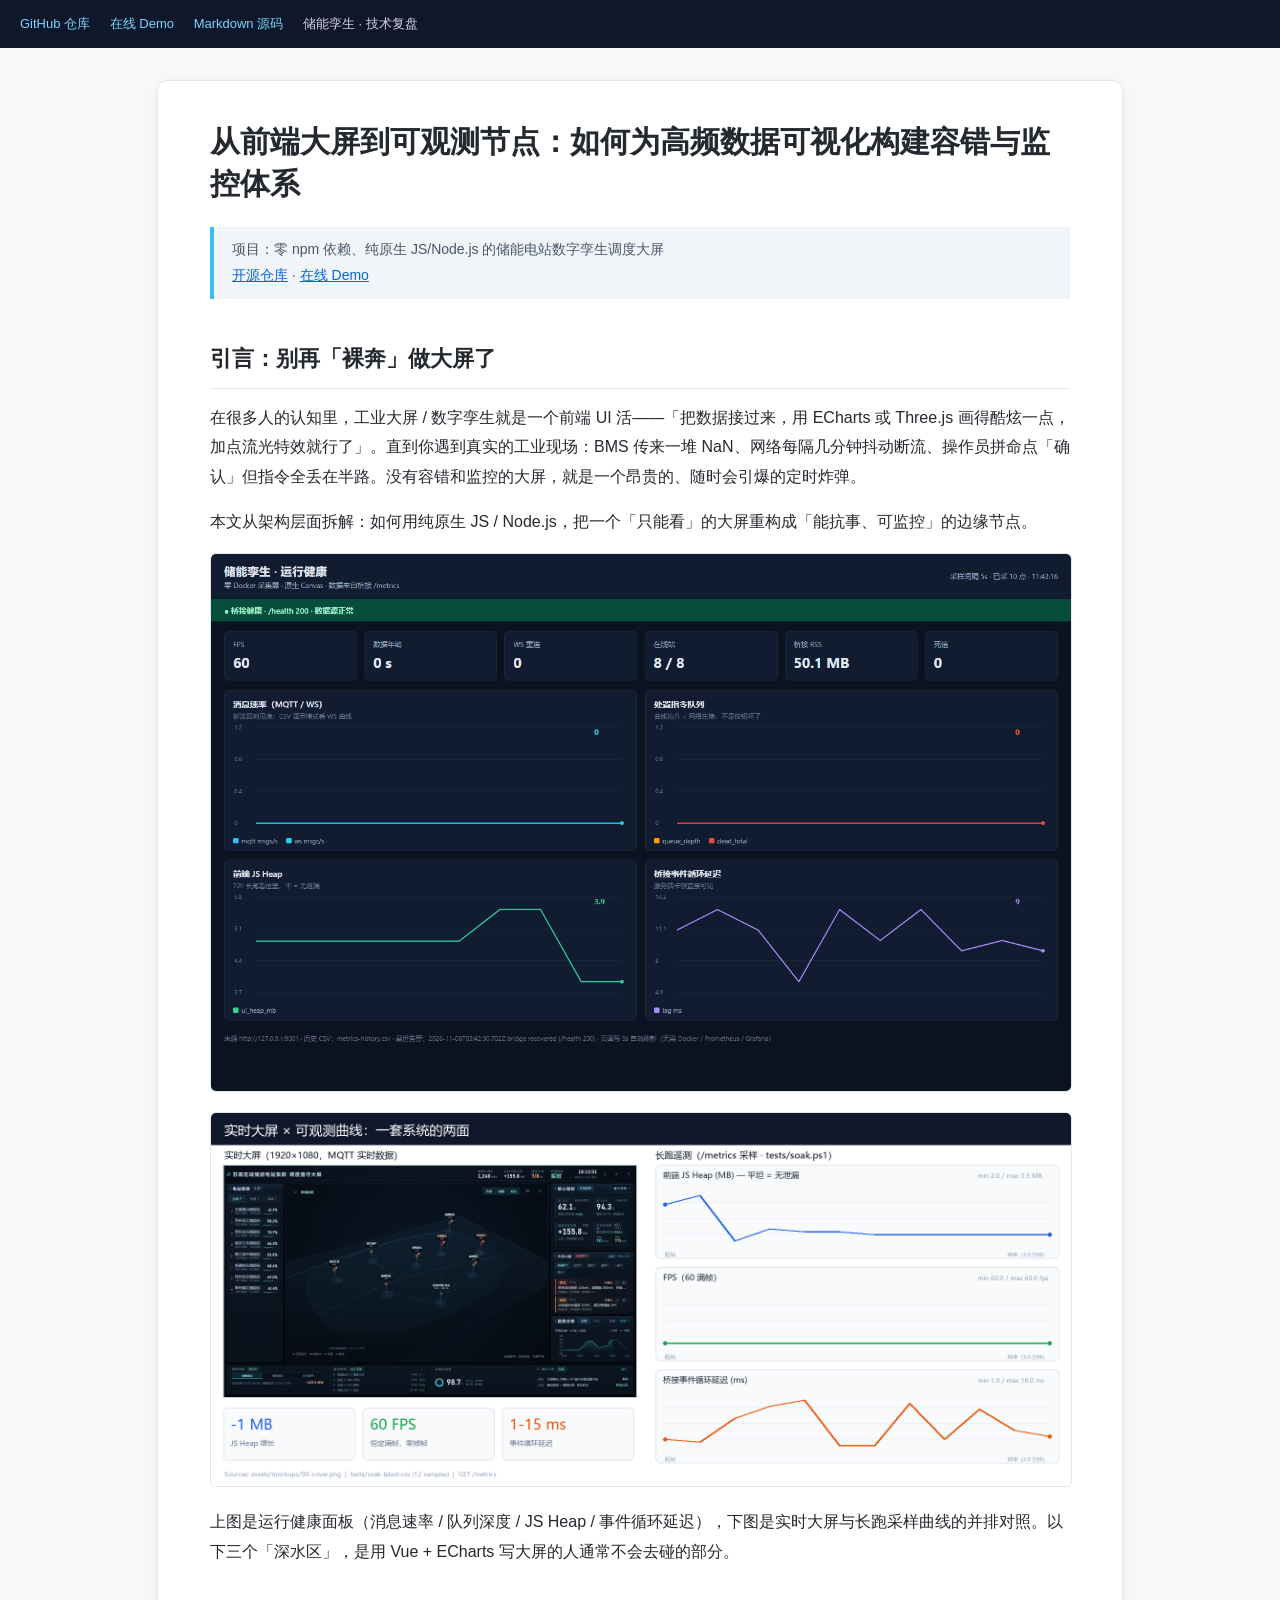
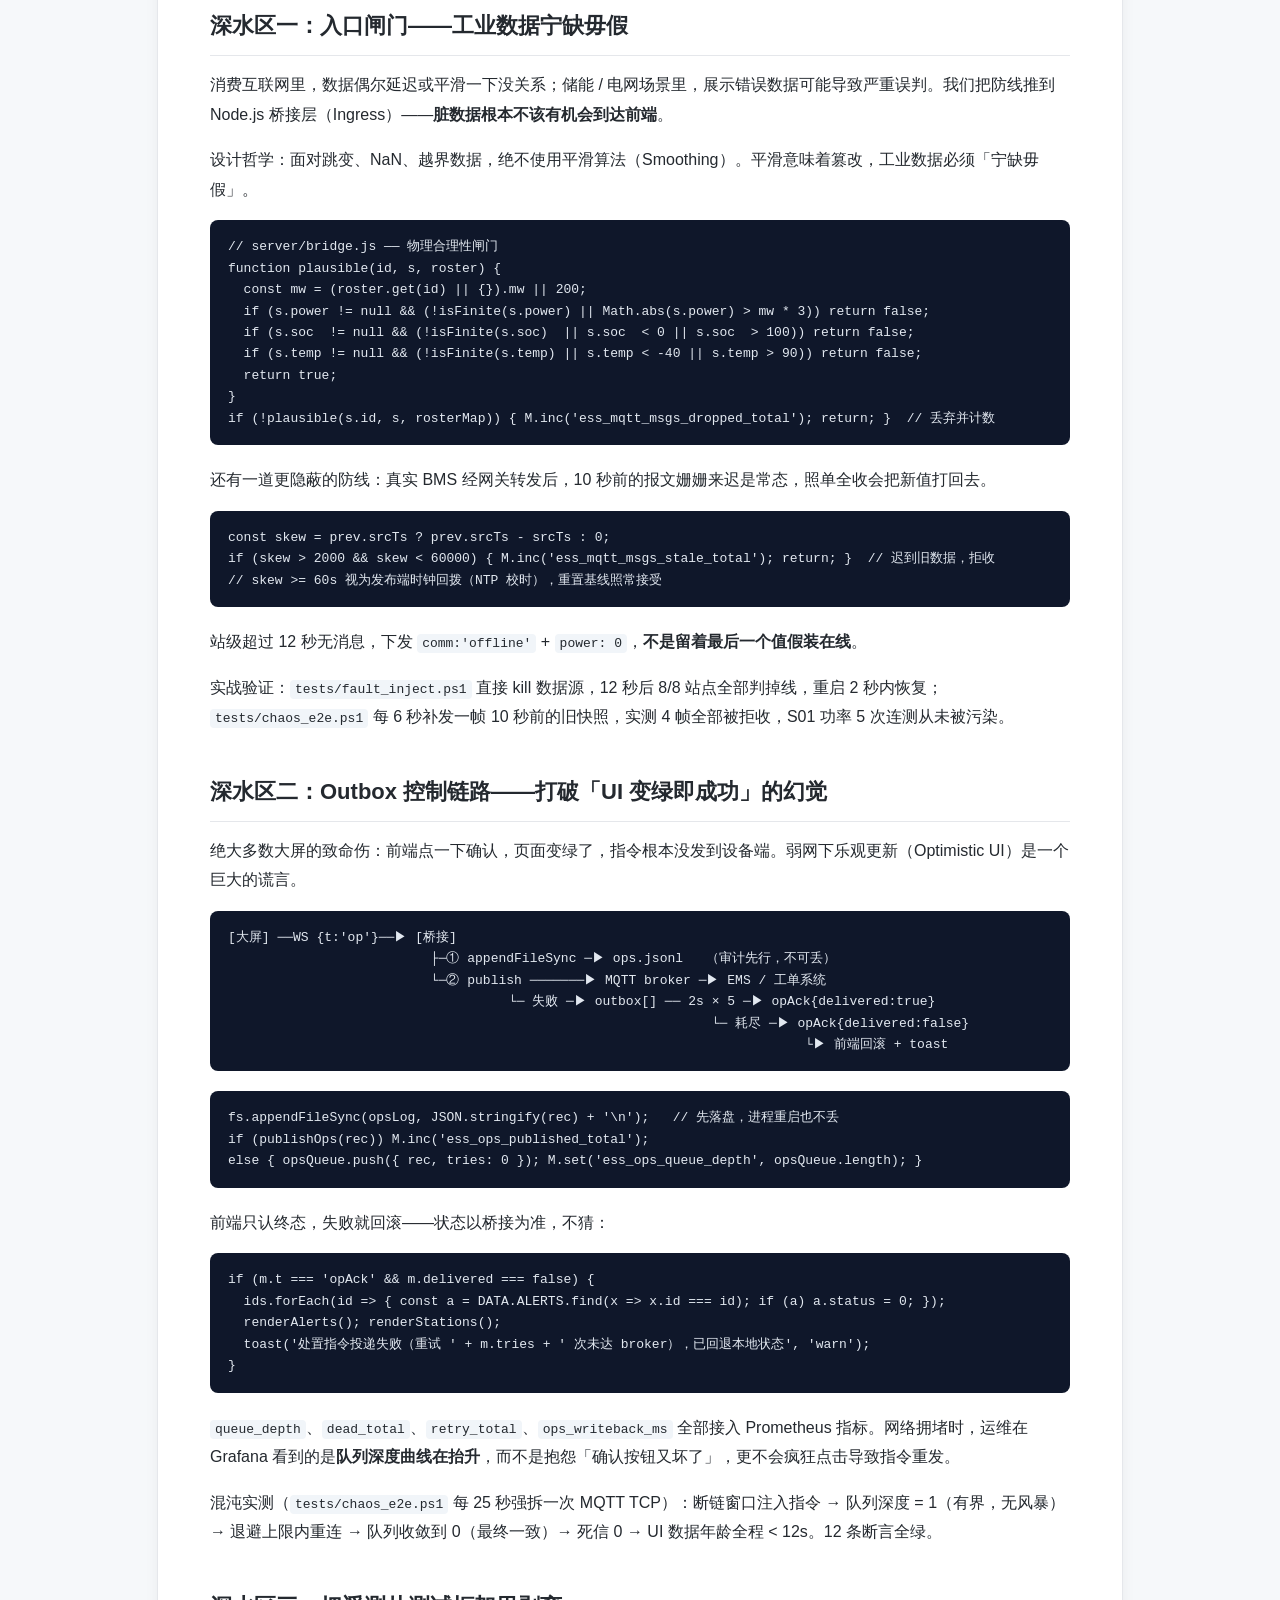
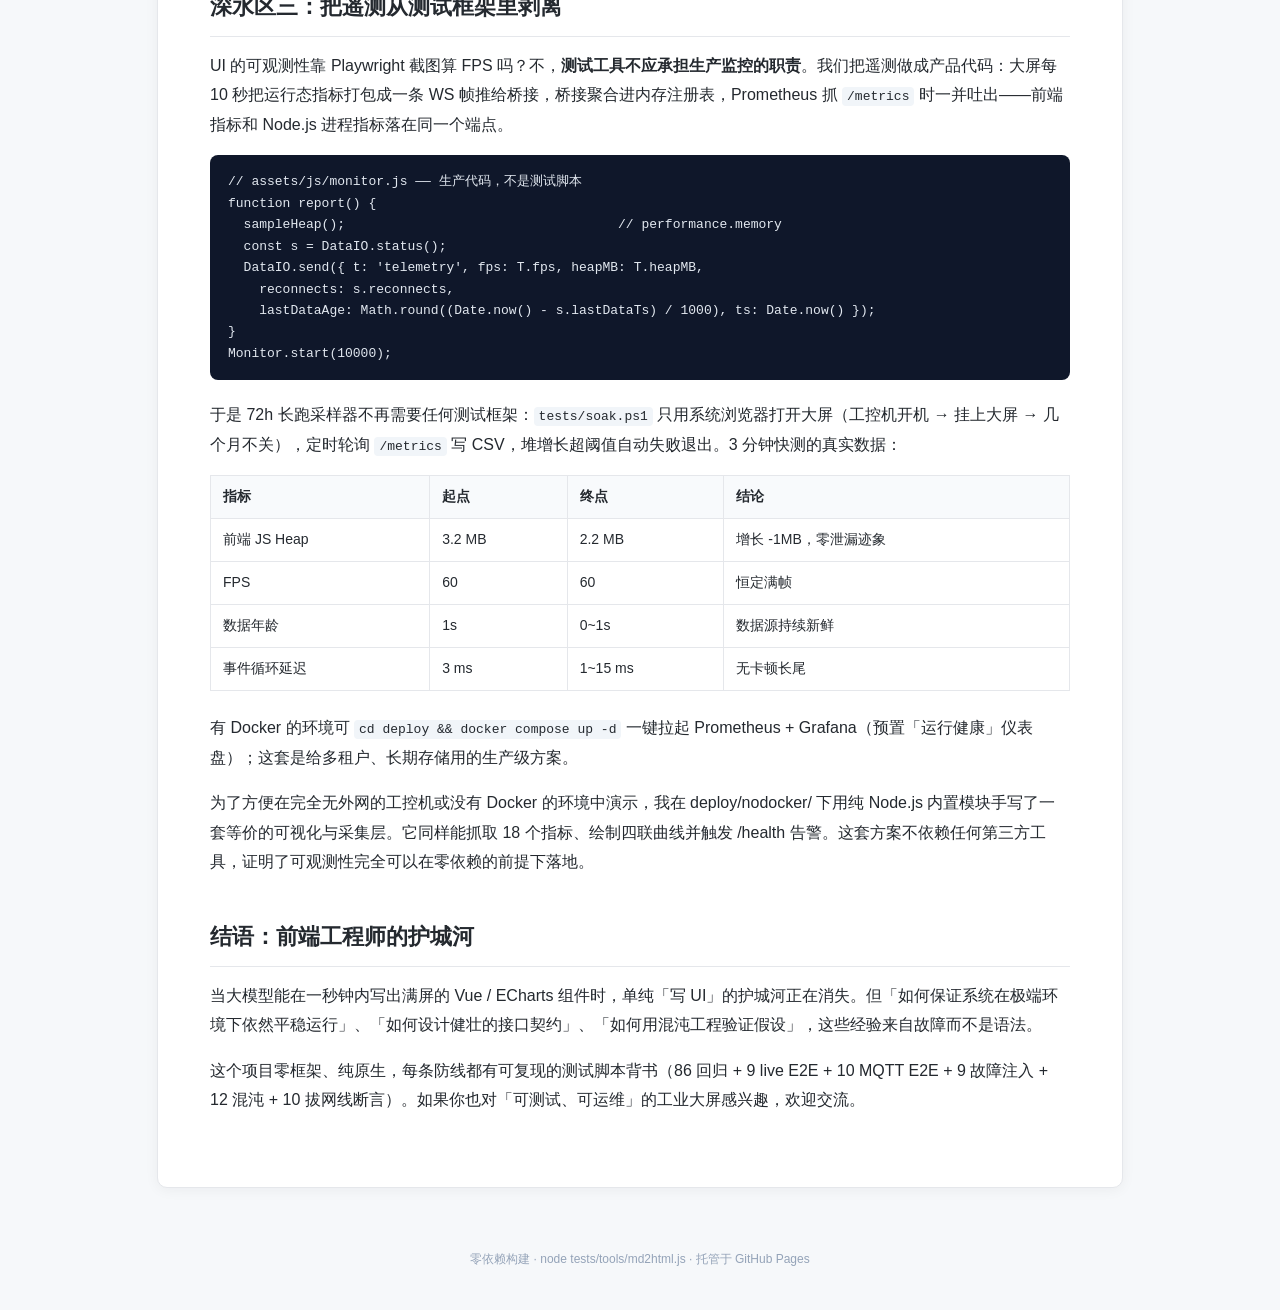
<file: docs/article-01.html>
<!DOCTYPE html>
<html lang="zh-CN">
<head>
<meta charset="utf-8">
<meta name="viewport" content="width=device-width, initial-scale=1">
<title>从前端大屏到可观测节点：如何为高频数据可视化构建容错与监控体系 · 储能孪生</title>
<style>
  :root { color-scheme: light; }
  body { margin: 0; background: #f6f8fa; color: #24292f; font: 16px/1.85 -apple-system, "Segoe UI", "Microsoft YaHei", sans-serif; }
  .top { background: #0f172a; color: #cbd5e1; padding: 12px 20px; font-size: 13px; }
  .top a { color: #7dd3fc; text-decoration: none; margin-right: 16px; }
  main { max-width: 860px; margin: 32px auto 60px; background: #fff; padding: 40px 52px 56px; border: 1px solid #e5e7eb; border-radius: 10px; box-shadow: 0 2px 14px rgba(15,23,42,.05); }
  h1 { font-size: 30px; line-height: 1.4; margin: 0 0 22px; }
  h2 { font-size: 22px; margin: 40px 0 14px; padding-bottom: 8px; border-bottom: 1px solid #e5e7eb; }
  p { margin: 0 0 16px; }
  blockquote { margin: 0 0 22px; padding: 10px 18px; background: #f1f5f9; border-left: 4px solid #38bdf8; color: #475569; font-size: 14px; }
  pre { background: #0f172a; color: #e2e8f0; padding: 16px 18px; border-radius: 8px; overflow-x: auto; font: 13px/1.65 Consolas, "Courier New", monospace; margin: 0 0 20px; }
  code { background: #f1f5f9; padding: 2px 5px; border-radius: 4px; font: 13px Consolas, monospace; }
  pre code { background: none; padding: 0; color: inherit; }
  figure { margin: 0 0 20px; }
  img { max-width: 100%; height: auto; border: 1px solid #e5e7eb; border-radius: 6px; display: block; }
  table { border-collapse: collapse; width: 100%; margin: 0 0 22px; font-size: 14px; }
  th, td { border: 1px solid #e5e7eb; padding: 8px 12px; text-align: left; }
  th { background: #f8fafc; }
  a { color: #0366d6; }
  hr { border: 0; border-top: 1px solid #e5e7eb; margin: 30px 0; }
  footer { max-width: 860px; margin: 0 auto 40px; color: #94a3b8; font-size: 12px; text-align: center; }
  @media (max-width: 700px) { main { margin: 0; padding: 24px 18px; border-radius: 0; } h1 { font-size: 24px; } }
</style>
</head>
<body>
<div class="top">
  <a href="https://github.com/shadow6-a/energy-storage-twin-dashboard">GitHub 仓库</a>
  <a href="https://shadow6-a.github.io/energy-storage-twin-dashboard/">在线 Demo</a>
  <a href="article-01.md">Markdown 源码</a>
  <span>储能孪生 · 技术复盘</span>
</div>
<main>
<h1>从前端大屏到可观测节点：如何为高频数据可视化构建容错与监控体系</h1>
<blockquote>项目：零 npm 依赖、纯原生 JS/Node.js 的储能电站数字孪生调度大屏<br><a href="https://github.com/shadow6-a/energy-storage-twin-dashboard" target="_blank" rel="noopener">开源仓库</a> · <a href="https://shadow6-a.github.io/energy-storage-twin-dashboard/" target="_blank" rel="noopener">在线 Demo</a></blockquote>
<h2>引言：别再「裸奔」做大屏了</h2>
<p>在很多人的认知里，工业大屏 / 数字孪生就是一个前端 UI 活——「把数据接过来，用 ECharts 或 Three.js 画得酷炫一点，加点流光特效就行了」。直到你遇到真实的工业现场：BMS 传来一堆 NaN、网络每隔几分钟抖动断流、操作员拼命点「确认」但指令全丢在半路。没有容错和监控的大屏，就是一个昂贵的、随时会引爆的定时炸弹。</p>
<p>本文从架构层面拆解：如何用纯原生 JS / Node.js，把一个「只能看」的大屏重构成「能抗事、可监控」的边缘节点。</p>
<figure><img src="https://shadow6-a.github.io/energy-storage-twin-dashboard/docs/img/nodocker-dashboard.png" alt="零 Docker 运行健康仪表盘：四联曲线 + 指标卡 + /health 告警条" loading="lazy"></figure>
<figure><img src="https://shadow6-a.github.io/energy-storage-twin-dashboard/docs/img/hero-compare.png" alt="实时大屏 × 可观测曲线：一套系统的两面" loading="lazy"></figure>
<p>上图是运行健康面板（消息速率 / 队列深度 / JS Heap / 事件循环延迟），下图是实时大屏与长跑采样曲线的并排对照。以下三个「深水区」，是用 Vue + ECharts 写大屏的人通常不会去碰的部分。</p>
<h2>深水区一：入口闸门——工业数据宁缺毋假</h2>
<p>消费互联网里，数据偶尔延迟或平滑一下没关系；储能 / 电网场景里，展示错误数据可能导致严重误判。我们把防线推到 Node.js 桥接层（Ingress）——<strong>脏数据根本不该有机会到达前端</strong>。</p>
<p>设计哲学：面对跳变、NaN、越界数据，绝不使用平滑算法（Smoothing）。平滑意味着篡改，工业数据必须「宁缺毋假」。</p>
<pre><code class="language-js">// server/bridge.js —— 物理合理性闸门
function plausible(id, s, roster) {
  const mw = (roster.get(id) || {}).mw || 200;
  if (s.power != null &amp;&amp; (!isFinite(s.power) || Math.abs(s.power) &gt; mw * 3)) return false;
  if (s.soc  != null &amp;&amp; (!isFinite(s.soc)  || s.soc  &lt; 0 || s.soc  &gt; 100)) return false;
  if (s.temp != null &amp;&amp; (!isFinite(s.temp) || s.temp &lt; -40 || s.temp &gt; 90)) return false;
  return true;
}
if (!plausible(s.id, s, rosterMap)) { M.inc('ess_mqtt_msgs_dropped_total'); return; }  // 丢弃并计数</code></pre>
<p>还有一道更隐蔽的防线：真实 BMS 经网关转发后，10 秒前的报文姗姗来迟是常态，照单全收会把新值打回去。</p>
<pre><code class="language-js">const skew = prev.srcTs ? prev.srcTs - srcTs : 0;
if (skew &gt; 2000 &amp;&amp; skew &lt; 60000) { M.inc('ess_mqtt_msgs_stale_total'); return; }  // 迟到旧数据，拒收
// skew &gt;= 60s 视为发布端时钟回拨（NTP 校时），重置基线照常接受</code></pre>
<p>站级超过 12 秒无消息，下发 <code>comm:'offline'</code> + <code>power: 0</code>，<strong>不是留着最后一个值假装在线</strong>。</p>
<p>实战验证：<code>tests/fault_inject.ps1</code> 直接 kill 数据源，12 秒后 8/8 站点全部判掉线，重启 2 秒内恢复；<code>tests/chaos_e2e.ps1</code> 每 6 秒补发一帧 10 秒前的旧快照，实测 4 帧全部被拒收，S01 功率 5 次连测从未被污染。</p>
<h2>深水区二：Outbox 控制链路——打破「UI 变绿即成功」的幻觉</h2>
<p>绝大多数大屏的致命伤：前端点一下确认，页面变绿了，指令根本没发到设备端。弱网下乐观更新（Optimistic UI）是一个巨大的谎言。</p>
<pre><code>[大屏] ──WS {t:'op'}──▶ [桥接]
                          ├─① appendFileSync ─▶ ops.jsonl   （审计先行，不可丢）
                          └─② publish ───────▶ MQTT broker ─▶ EMS / 工单系统
                                    └─ 失败 ─▶ outbox[] ── 2s × 5 ─▶ opAck{delivered:true}
                                                              └─ 耗尽 ─▶ opAck{delivered:false}
                                                                          └▶ 前端回滚 + toast</code></pre>
<pre><code class="language-js">fs.appendFileSync(opsLog, JSON.stringify(rec) + '\n');   // 先落盘，进程重启也不丢
if (publishOps(rec)) M.inc('ess_ops_published_total');
else { opsQueue.push({ rec, tries: 0 }); M.set('ess_ops_queue_depth', opsQueue.length); }</code></pre>
<p>前端只认终态，失败就回滚——状态以桥接为准，不猜：</p>
<pre><code class="language-js">if (m.t === 'opAck' &amp;&amp; m.delivered === false) {
  ids.forEach(id =&gt; { const a = DATA.ALERTS.find(x =&gt; x.id === id); if (a) a.status = 0; });
  renderAlerts(); renderStations();
  toast('处置指令投递失败（重试 ' + m.tries + ' 次未达 broker），已回退本地状态', 'warn');
}</code></pre>
<p><code>queue_depth</code>、<code>dead_total</code>、<code>retry_total</code>、<code>ops_writeback_ms</code> 全部接入 Prometheus 指标。网络拥堵时，运维在 Grafana 看到的是<strong>队列深度曲线在抬升</strong>，而不是抱怨「确认按钮又坏了」，更不会疯狂点击导致指令重发。</p>
<p>混沌实测（<code>tests/chaos_e2e.ps1</code> 每 25 秒强拆一次 MQTT TCP）：断链窗口注入指令 → 队列深度 = 1（有界，无风暴）→ 退避上限内重连 → 队列收敛到 0（最终一致）→ 死信 0 → UI 数据年龄全程 &lt; 12s。12 条断言全绿。</p>
<h2>深水区三：把遥测从测试框架里剥离</h2>
<p>UI 的可观测性靠 Playwright 截图算 FPS 吗？不，<strong>测试工具不应承担生产监控的职责</strong>。我们把遥测做成产品代码：大屏每 10 秒把运行态指标打包成一条 WS 帧推给桥接，桥接聚合进内存注册表，Prometheus 抓 <code>/metrics</code> 时一并吐出——前端指标和 Node.js 进程指标落在同一个端点。</p>
<pre><code class="language-js">// assets/js/monitor.js —— 生产代码，不是测试脚本
function report() {
  sampleHeap();                                   // performance.memory
  const s = DataIO.status();
  DataIO.send({ t: 'telemetry', fps: T.fps, heapMB: T.heapMB,
    reconnects: s.reconnects,
    lastDataAge: Math.round((Date.now() - s.lastDataTs) / 1000), ts: Date.now() });
}
Monitor.start(10000);</code></pre>
<p>于是 72h 长跑采样器不再需要任何测试框架：<code>tests/soak.ps1</code> 只用系统浏览器打开大屏（工控机开机 → 挂上大屏 → 几个月不关），定时轮询 <code>/metrics</code> 写 CSV，堆增长超阈值自动失败退出。3 分钟快测的真实数据：</p>
<table><thead><tr><th>指标</th><th>起点</th><th>终点</th><th>结论</th></tr></thead><tbody><tr><td>前端 JS Heap</td><td>3.2 MB</td><td>2.2 MB</td><td>增长 -1MB，零泄漏迹象</td></tr><tr><td>FPS</td><td>60</td><td>60</td><td>恒定满帧</td></tr><tr><td>数据年龄</td><td>1s</td><td>0~1s</td><td>数据源持续新鲜</td></tr><tr><td>事件循环延迟</td><td>3 ms</td><td>1~15 ms</td><td>无卡顿长尾</td></tr></tbody></table>
<p>有 Docker 的环境可 <code>cd deploy &amp;&amp; docker compose up -d</code> 一键拉起 Prometheus + Grafana（预置「运行健康」仪表盘）；这套是给多租户、长期存储用的生产级方案。</p>
<p>为了方便在完全无外网的工控机或没有 Docker 的环境中演示，我在 deploy/nodocker/ 下用纯 Node.js 内置模块手写了一套等价的可视化与采集层。它同样能抓取 18 个指标、绘制四联曲线并触发 /health 告警。这套方案不依赖任何第三方工具，证明了可观测性完全可以在零依赖的前提下落地。</p>
<h2>结语：前端工程师的护城河</h2>
<p>当大模型能在一秒钟内写出满屏的 Vue / ECharts 组件时，单纯「写 UI」的护城河正在消失。但「如何保证系统在极端环境下依然平稳运行」、「如何设计健壮的接口契约」、「如何用混沌工程验证假设」，这些经验来自故障而不是语法。</p>
<p>这个项目零框架、纯原生，每条防线都有可复现的测试脚本背书（86 回归 + 9 live E2E + 10 MQTT E2E + 9 故障注入 + 12 混沌 + 10 拔网线断言）。如果你也对「可测试、可运维」的工业大屏感兴趣，欢迎交流。</p>
</main>
<footer>零依赖构建 · node tests/tools/md2html.js · 托管于 GitHub Pages</footer>
</body>
</html>
</file>
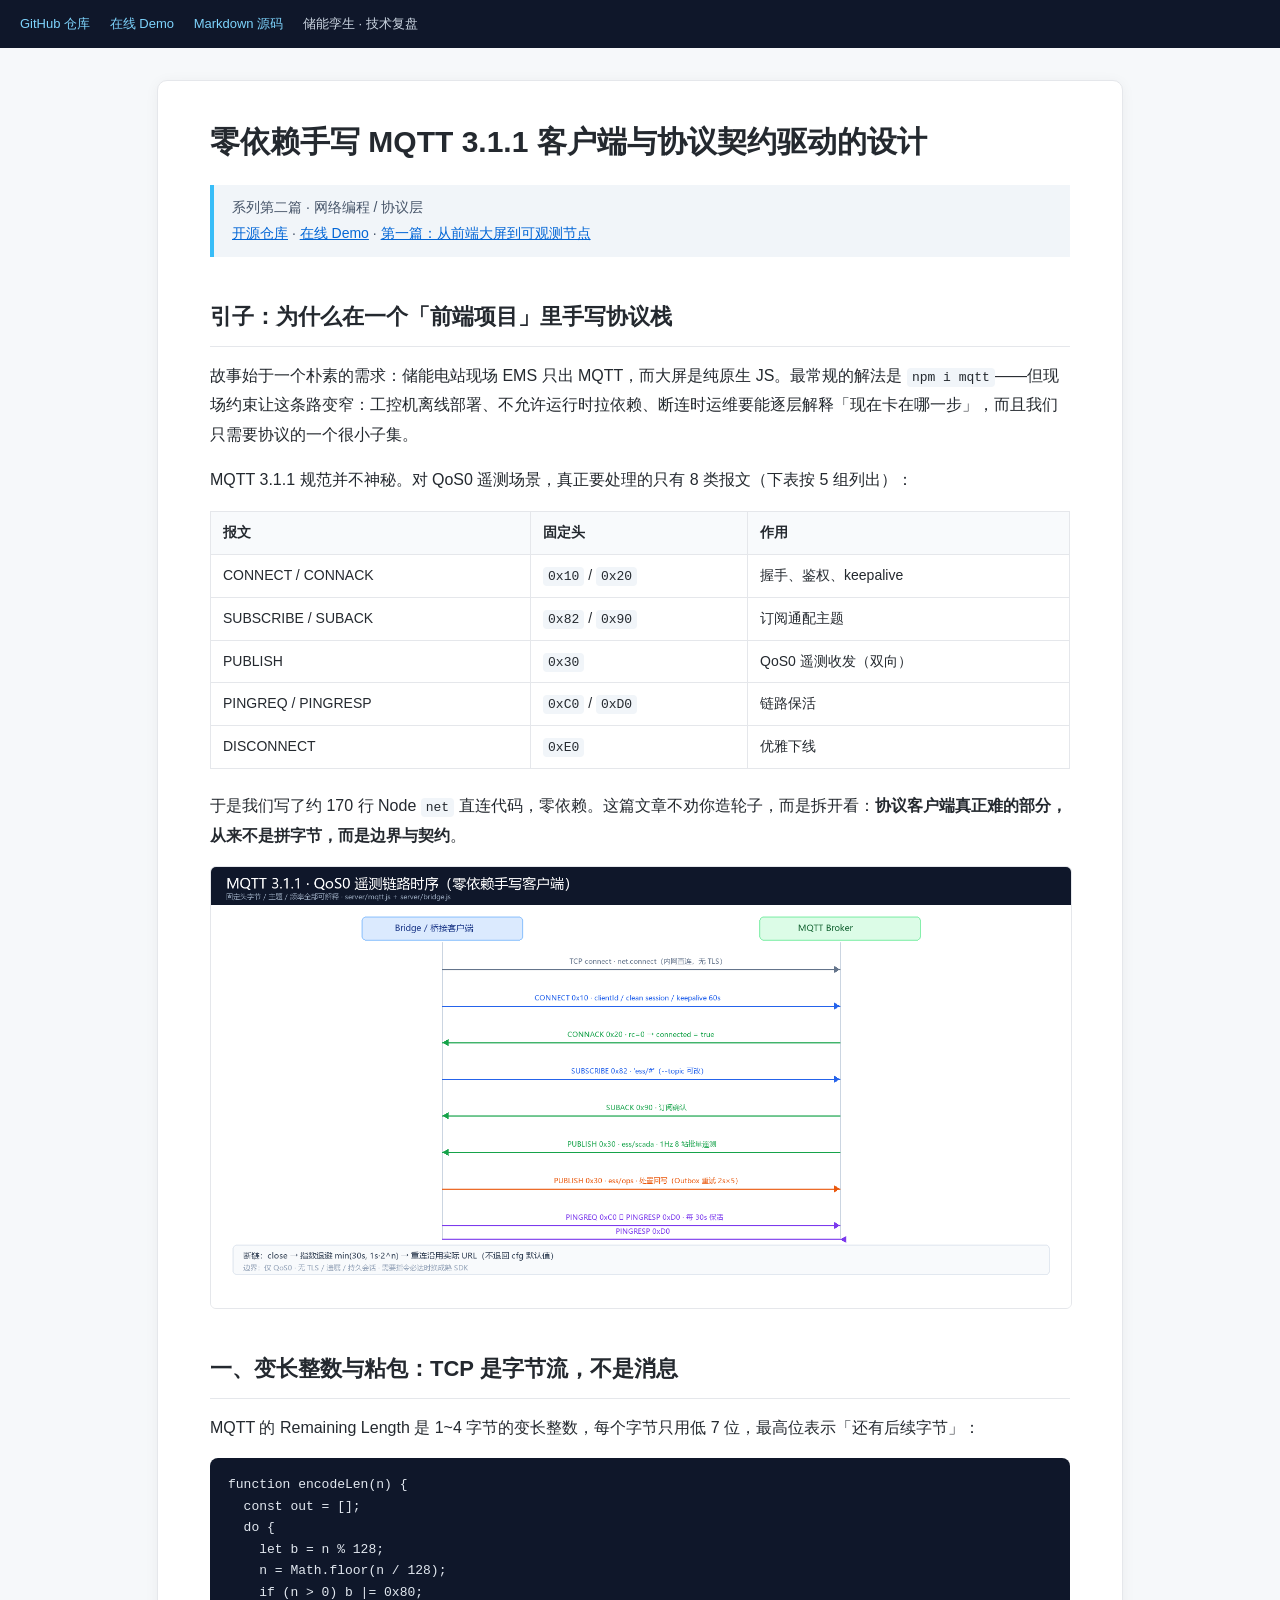
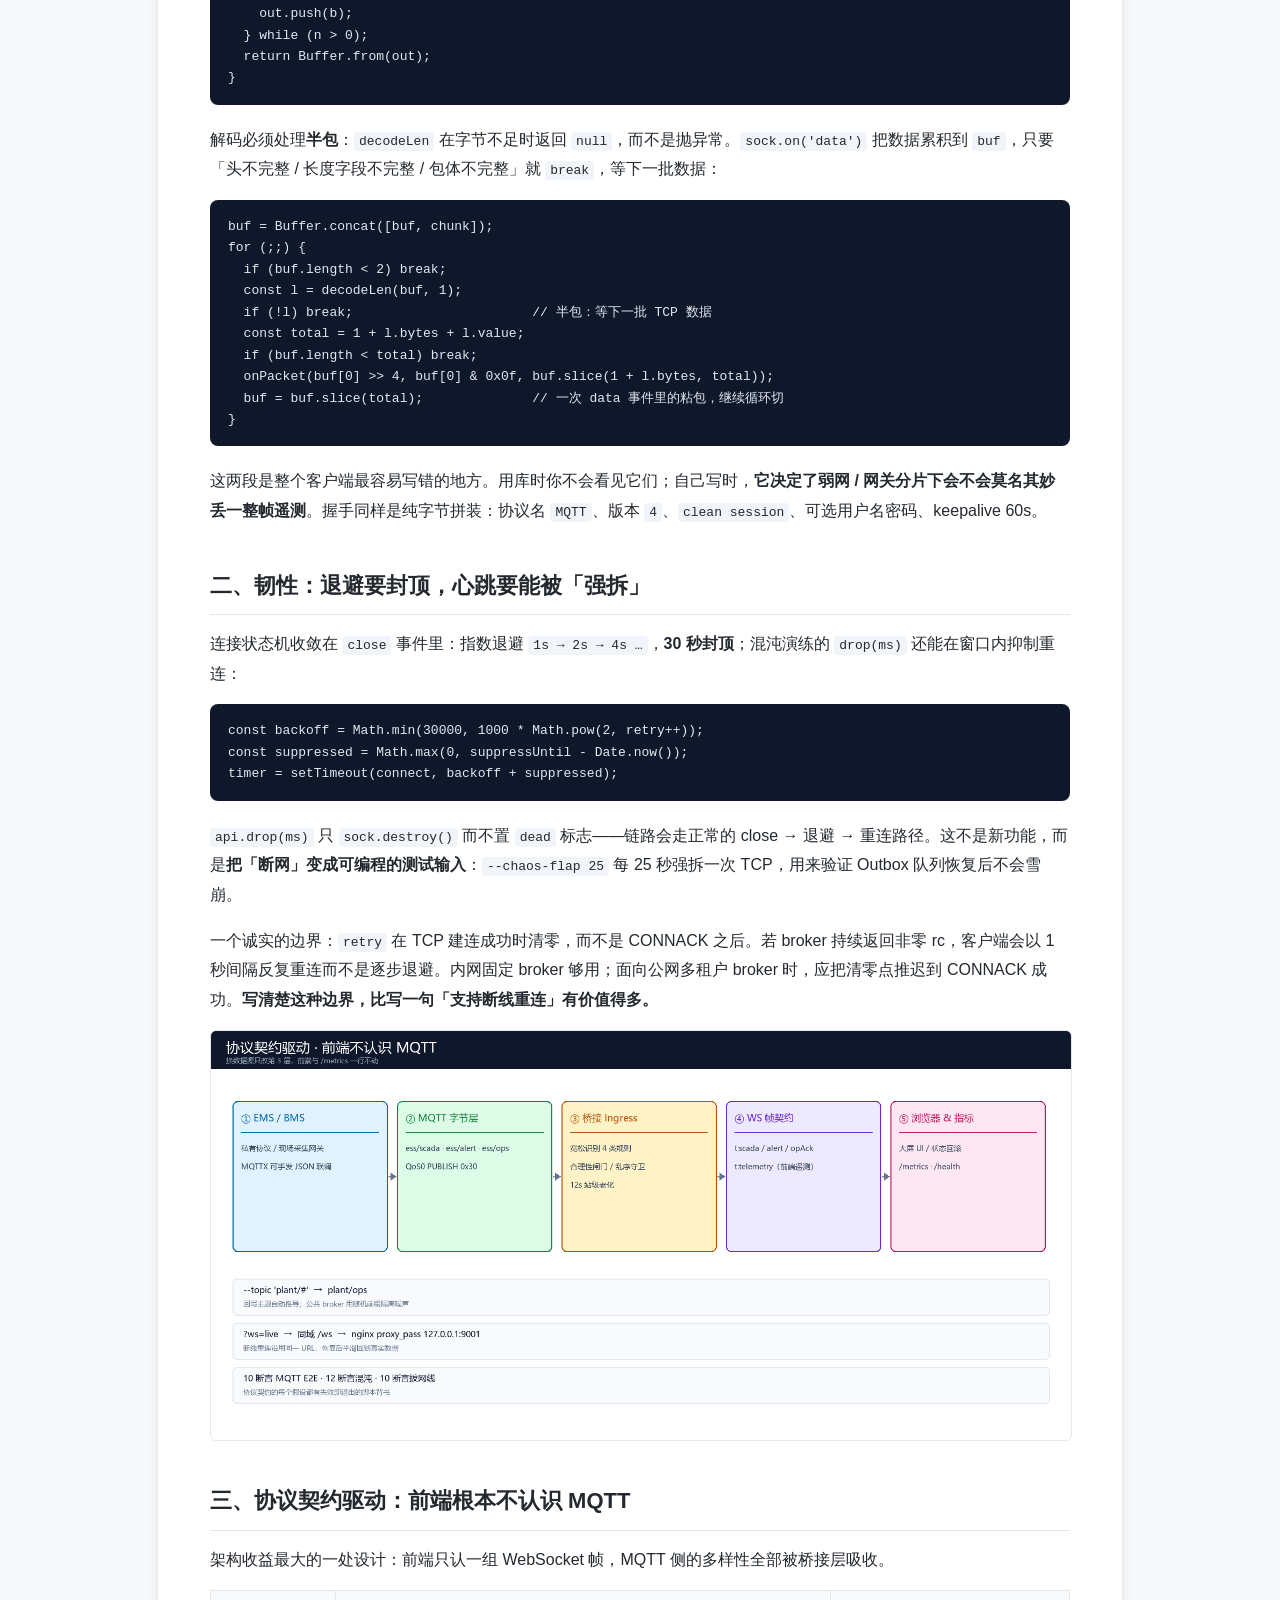
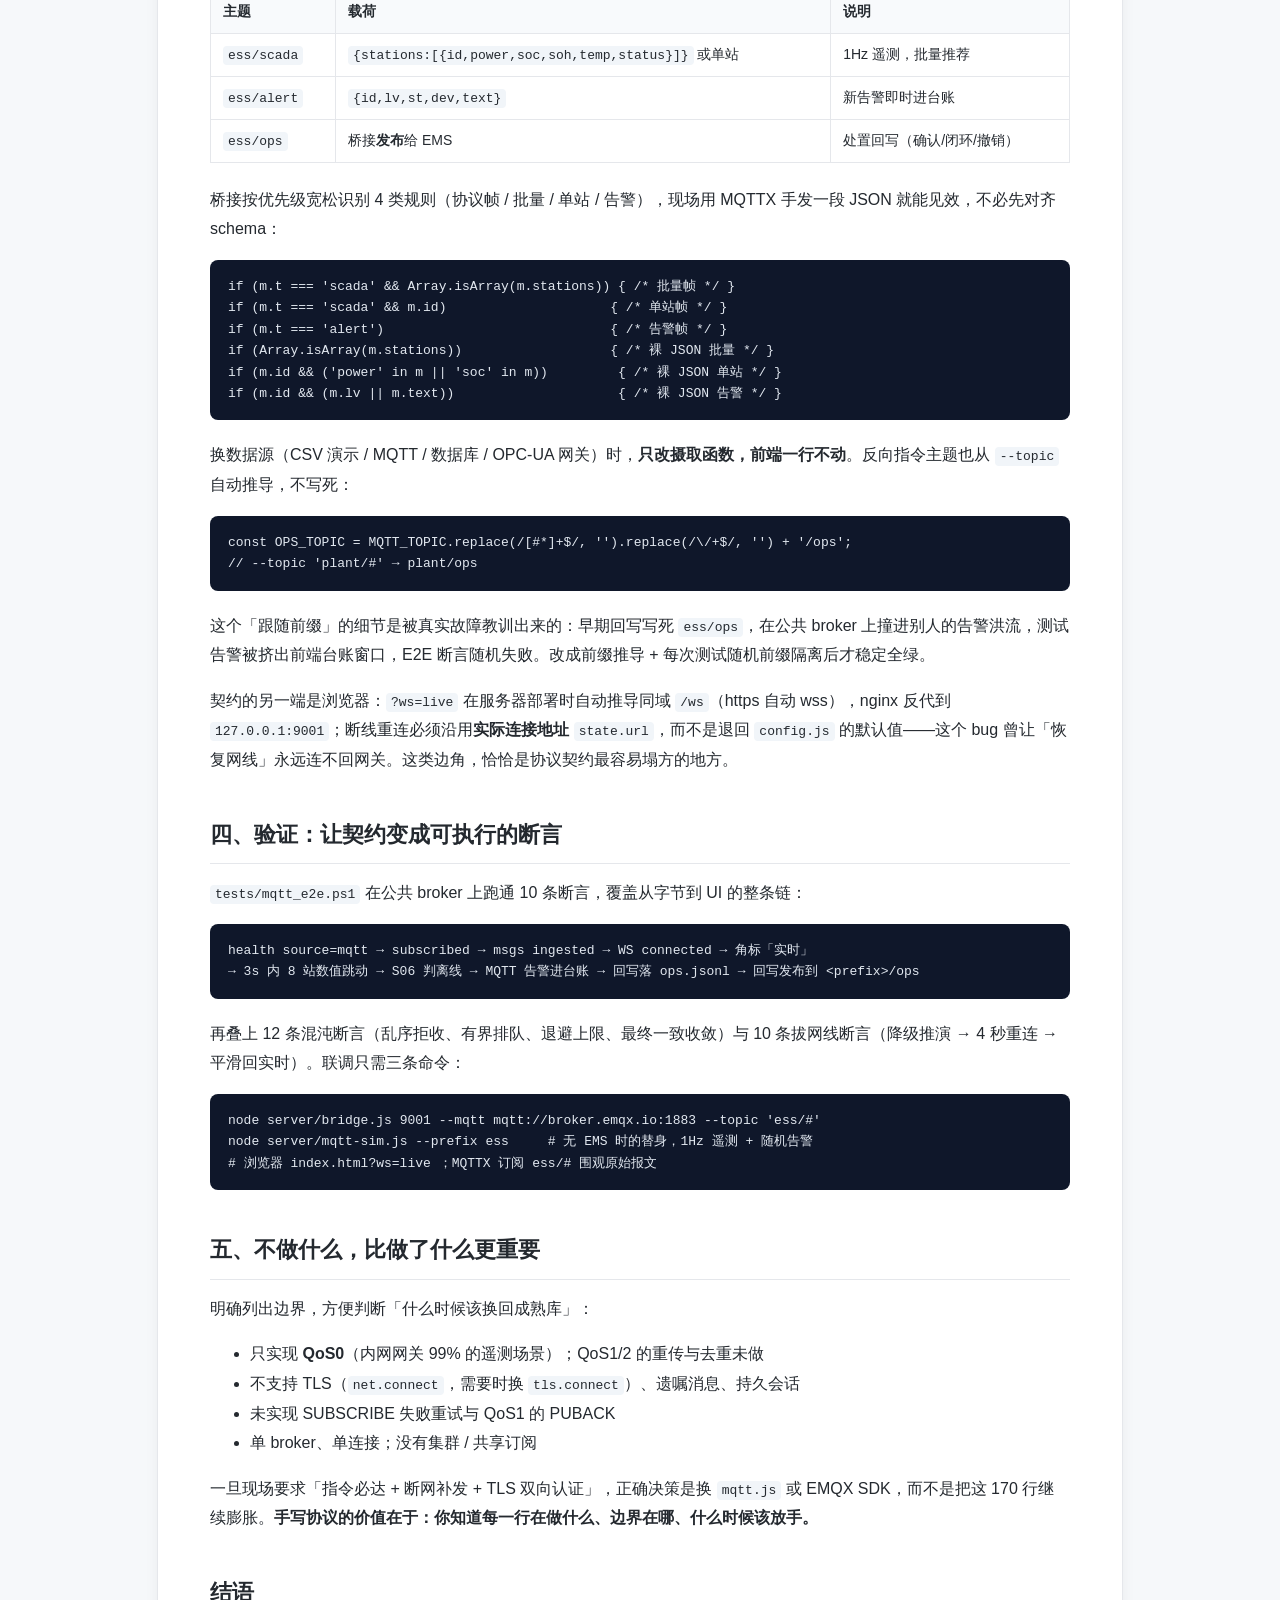
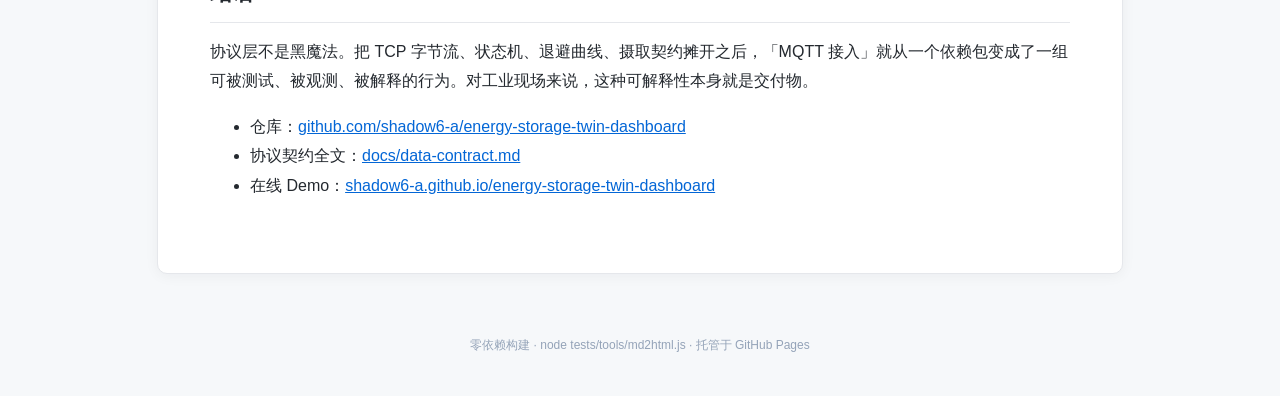
<file: docs/article-02.html>
<!DOCTYPE html>
<html lang="zh-CN">
<head>
<meta charset="utf-8">
<meta name="viewport" content="width=device-width, initial-scale=1">
<title>零依赖手写 MQTT 3.1.1 客户端与协议契约驱动的设计 · 储能孪生</title>
<style>
  :root { color-scheme: light; }
  body { margin: 0; background: #f6f8fa; color: #24292f; font: 16px/1.85 -apple-system, "Segoe UI", "Microsoft YaHei", sans-serif; }
  .top { background: #0f172a; color: #cbd5e1; padding: 12px 20px; font-size: 13px; }
  .top a { color: #7dd3fc; text-decoration: none; margin-right: 16px; }
  main { max-width: 860px; margin: 32px auto 60px; background: #fff; padding: 40px 52px 56px; border: 1px solid #e5e7eb; border-radius: 10px; box-shadow: 0 2px 14px rgba(15,23,42,.05); }
  h1 { font-size: 30px; line-height: 1.4; margin: 0 0 22px; }
  h2 { font-size: 22px; margin: 40px 0 14px; padding-bottom: 8px; border-bottom: 1px solid #e5e7eb; }
  p { margin: 0 0 16px; }
  blockquote { margin: 0 0 22px; padding: 10px 18px; background: #f1f5f9; border-left: 4px solid #38bdf8; color: #475569; font-size: 14px; }
  pre { background: #0f172a; color: #e2e8f0; padding: 16px 18px; border-radius: 8px; overflow-x: auto; font: 13px/1.65 Consolas, "Courier New", monospace; margin: 0 0 20px; }
  code { background: #f1f5f9; padding: 2px 5px; border-radius: 4px; font: 13px Consolas, monospace; }
  pre code { background: none; padding: 0; color: inherit; }
  figure { margin: 0 0 20px; }
  img { max-width: 100%; height: auto; border: 1px solid #e5e7eb; border-radius: 6px; display: block; }
  table { border-collapse: collapse; width: 100%; margin: 0 0 22px; font-size: 14px; }
  th, td { border: 1px solid #e5e7eb; padding: 8px 12px; text-align: left; }
  th { background: #f8fafc; }
  a { color: #0366d6; }
  hr { border: 0; border-top: 1px solid #e5e7eb; margin: 30px 0; }
  footer { max-width: 860px; margin: 0 auto 40px; color: #94a3b8; font-size: 12px; text-align: center; }
  @media (max-width: 700px) { main { margin: 0; padding: 24px 18px; border-radius: 0; } h1 { font-size: 24px; } }
</style>
</head>
<body>
<div class="top">
  <a href="https://github.com/shadow6-a/energy-storage-twin-dashboard">GitHub 仓库</a>
  <a href="https://shadow6-a.github.io/energy-storage-twin-dashboard/">在线 Demo</a>
  <a href="article-02.md">Markdown 源码</a>
  <span>储能孪生 · 技术复盘</span>
</div>
<main>
<h1>零依赖手写 MQTT 3.1.1 客户端与协议契约驱动的设计</h1>
<blockquote>系列第二篇 · 网络编程 / 协议层<br><a href="https://github.com/shadow6-a/energy-storage-twin-dashboard" target="_blank" rel="noopener">开源仓库</a> · <a href="https://shadow6-a.github.io/energy-storage-twin-dashboard/" target="_blank" rel="noopener">在线 Demo</a> · <a href="https://shadow6-a.github.io/energy-storage-twin-dashboard/docs/article-01.html" target="_blank" rel="noopener">第一篇：从前端大屏到可观测节点</a></blockquote>
<h2>引子：为什么在一个「前端项目」里手写协议栈</h2>
<p>故事始于一个朴素的需求：储能电站现场 EMS 只出 MQTT，而大屏是纯原生 JS。最常规的解法是 <code>npm i mqtt</code>——但现场约束让这条路变窄：工控机离线部署、不允许运行时拉依赖、断连时运维要能逐层解释「现在卡在哪一步」，而且我们只需要协议的一个很小子集。</p>
<p>MQTT 3.1.1 规范并不神秘。对 QoS0 遥测场景，真正要处理的只有 8 类报文（下表按 5 组列出）：</p>
<table><thead><tr><th>报文</th><th>固定头</th><th>作用</th></tr></thead><tbody><tr><td>CONNECT / CONNACK</td><td><code>0x10</code> / <code>0x20</code></td><td>握手、鉴权、keepalive</td></tr><tr><td>SUBSCRIBE / SUBACK</td><td><code>0x82</code> / <code>0x90</code></td><td>订阅通配主题</td></tr><tr><td>PUBLISH</td><td><code>0x30</code></td><td>QoS0 遥测收发（双向）</td></tr><tr><td>PINGREQ / PINGRESP</td><td><code>0xC0</code> / <code>0xD0</code></td><td>链路保活</td></tr><tr><td>DISCONNECT</td><td><code>0xE0</code></td><td>优雅下线</td></tr></tbody></table>
<p>于是我们写了约 170 行 Node <code>net</code> 直连代码，零依赖。这篇文章不劝你造轮子，而是拆开看：<strong>协议客户端真正难的部分，从来不是拼字节，而是边界与契约</strong>。</p>
<figure><img src="https://shadow6-a.github.io/energy-storage-twin-dashboard/docs/img/mqtt-sequence.png" alt="MQTT 3.1.1 QoS0 报文时序：从 CONNECT 到 PUBLISH 到保活" loading="lazy"></figure>
<h2>一、变长整数与粘包：TCP 是字节流，不是消息</h2>
<p>MQTT 的 Remaining Length 是 1~4 字节的变长整数，每个字节只用低 7 位，最高位表示「还有后续字节」：</p>
<pre><code class="language-js">function encodeLen(n) {
  const out = [];
  do {
    let b = n % 128;
    n = Math.floor(n / 128);
    if (n &gt; 0) b |= 0x80;
    out.push(b);
  } while (n &gt; 0);
  return Buffer.from(out);
}</code></pre>
<p>解码必须处理<strong>半包</strong>：<code>decodeLen</code> 在字节不足时返回 <code>null</code>，而不是抛异常。<code>sock.on('data')</code> 把数据累积到 <code>buf</code>，只要「头不完整 / 长度字段不完整 / 包体不完整」就 <code>break</code>，等下一批数据：</p>
<pre><code class="language-js">buf = Buffer.concat([buf, chunk]);
for (;;) {
  if (buf.length &lt; 2) break;
  const l = decodeLen(buf, 1);
  if (!l) break;                       // 半包：等下一批 TCP 数据
  const total = 1 + l.bytes + l.value;
  if (buf.length &lt; total) break;
  onPacket(buf[0] &gt;&gt; 4, buf[0] &amp; 0x0f, buf.slice(1 + l.bytes, total));
  buf = buf.slice(total);              // 一次 data 事件里的粘包，继续循环切
}</code></pre>
<p>这两段是整个客户端最容易写错的地方。用库时你不会看见它们；自己写时，<strong>它决定了弱网 / 网关分片下会不会莫名其妙丢一整帧遥测</strong>。握手同样是纯字节拼装：协议名 <code>MQTT</code>、版本 <code>4</code>、<code>clean session</code>、可选用户名密码、keepalive 60s。</p>
<h2>二、韧性：退避要封顶，心跳要能被「强拆」</h2>
<p>连接状态机收敛在 <code>close</code> 事件里：指数退避 <code>1s → 2s → 4s …</code>，<strong>30 秒封顶</strong>；混沌演练的 <code>drop(ms)</code> 还能在窗口内抑制重连：</p>
<pre><code class="language-js">const backoff = Math.min(30000, 1000 * Math.pow(2, retry++));
const suppressed = Math.max(0, suppressUntil - Date.now());
timer = setTimeout(connect, backoff + suppressed);</code></pre>
<p><code>api.drop(ms)</code> 只 <code>sock.destroy()</code> 而不置 <code>dead</code> 标志——链路会走正常的 close → 退避 → 重连路径。这不是新功能，而是<strong>把「断网」变成可编程的测试输入</strong>：<code>--chaos-flap 25</code> 每 25 秒强拆一次 TCP，用来验证 Outbox 队列恢复后不会雪崩。</p>
<p>一个诚实的边界：<code>retry</code> 在 TCP 建连成功时清零，而不是 CONNACK 之后。若 broker 持续返回非零 rc，客户端会以 1 秒间隔反复重连而不是逐步退避。内网固定 broker 够用；面向公网多租户 broker 时，应把清零点推迟到 CONNACK 成功。<strong>写清楚这种边界，比写一句「支持断线重连」有价值得多。</strong></p>
<figure><img src="https://shadow6-a.github.io/energy-storage-twin-dashboard/docs/img/mqtt-layers.png" alt="协议契约驱动：从 EMS 字节到浏览器 UI 的五层转换" loading="lazy"></figure>
<h2>三、协议契约驱动：前端根本不认识 MQTT</h2>
<p>架构收益最大的一处设计：前端只认一组 WebSocket 帧，MQTT 侧的多样性全部被桥接层吸收。</p>
<table><thead><tr><th>主题</th><th>载荷</th><th>说明</th></tr></thead><tbody><tr><td><code>ess/scada</code></td><td><code>{stations:[{id,power,soc,soh,temp,status}]}</code> 或单站</td><td>1Hz 遥测，批量推荐</td></tr><tr><td><code>ess/alert</code></td><td><code>{id,lv,st,dev,text}</code></td><td>新告警即时进台账</td></tr><tr><td><code>ess/ops</code></td><td>桥接<strong>发布</strong>给 EMS</td><td>处置回写（确认/闭环/撤销）</td></tr></tbody></table>
<p>桥接按优先级宽松识别 4 类规则（协议帧 / 批量 / 单站 / 告警），现场用 MQTTX 手发一段 JSON 就能见效，不必先对齐 schema：</p>
<pre><code class="language-js">if (m.t === 'scada' &amp;&amp; Array.isArray(m.stations)) { /* 批量帧 */ }
if (m.t === 'scada' &amp;&amp; m.id)                     { /* 单站帧 */ }
if (m.t === 'alert')                             { /* 告警帧 */ }
if (Array.isArray(m.stations))                   { /* 裸 JSON 批量 */ }
if (m.id &amp;&amp; ('power' in m || 'soc' in m))         { /* 裸 JSON 单站 */ }
if (m.id &amp;&amp; (m.lv || m.text))                     { /* 裸 JSON 告警 */ }</code></pre>
<p>换数据源（CSV 演示 / MQTT / 数据库 / OPC-UA 网关）时，<strong>只改摄取函数，前端一行不动</strong>。反向指令主题也从 <code>--topic</code> 自动推导，不写死：</p>
<pre><code class="language-js">const OPS_TOPIC = MQTT_TOPIC.replace(/[#*]+$/, '').replace(/\/+$/, '') + '/ops';
// --topic 'plant/#' → plant/ops</code></pre>
<p>这个「跟随前缀」的细节是被真实故障教训出来的：早期回写写死 <code>ess/ops</code>，在公共 broker 上撞进别人的告警洪流，测试告警被挤出前端台账窗口，E2E 断言随机失败。改成前缀推导 + 每次测试随机前缀隔离后才稳定全绿。</p>
<p>契约的另一端是浏览器：<code>?ws=live</code> 在服务器部署时自动推导同域 <code>/ws</code>（https 自动 wss），nginx 反代到 <code>127.0.0.1:9001</code>；断线重连必须沿用<strong>实际连接地址</strong> <code>state.url</code>，而不是退回 <code>config.js</code> 的默认值——这个 bug 曾让「恢复网线」永远连不回网关。这类边角，恰恰是协议契约最容易塌方的地方。</p>
<h2>四、验证：让契约变成可执行的断言</h2>
<p><code>tests/mqtt_e2e.ps1</code> 在公共 broker 上跑通 10 条断言，覆盖从字节到 UI 的整条链：</p>
<pre><code>health source=mqtt → subscribed → msgs ingested → WS connected → 角标「实时」
→ 3s 内 8 站数值跳动 → S06 判离线 → MQTT 告警进台账 → 回写落 ops.jsonl → 回写发布到 &lt;prefix&gt;/ops</code></pre>
<p>再叠上 12 条混沌断言（乱序拒收、有界排队、退避上限、最终一致收敛）与 10 条拔网线断言（降级推演 → 4 秒重连 → 平滑回实时）。联调只需三条命令：</p>
<pre><code class="language-bash">node server/bridge.js 9001 --mqtt mqtt://broker.emqx.io:1883 --topic 'ess/#'
node server/mqtt-sim.js --prefix ess     # 无 EMS 时的替身，1Hz 遥测 + 随机告警
# 浏览器 index.html?ws=live ；MQTTX 订阅 ess/# 围观原始报文</code></pre>
<h2>五、不做什么，比做了什么更重要</h2>
<p>明确列出边界，方便判断「什么时候该换回成熟库」：</p>
<ul><li>只实现 <strong>QoS0</strong>（内网网关 99% 的遥测场景）；QoS1/2 的重传与去重未做</li><li>不支持 TLS（<code>net.connect</code>，需要时换 <code>tls.connect</code>）、遗嘱消息、持久会话</li><li>未实现 SUBSCRIBE 失败重试与 QoS1 的 PUBACK</li><li>单 broker、单连接；没有集群 / 共享订阅</li></ul>
<p>一旦现场要求「指令必达 + 断网补发 + TLS 双向认证」，正确决策是换 <code>mqtt.js</code> 或 EMQX SDK，而不是把这 170 行继续膨胀。<strong>手写协议的价值在于：你知道每一行在做什么、边界在哪、什么时候该放手。</strong></p>
<h2>结语</h2>
<p>协议层不是黑魔法。把 TCP 字节流、状态机、退避曲线、摄取契约摊开之后，「MQTT 接入」就从一个依赖包变成了一组可被测试、被观测、被解释的行为。对工业现场来说，这种可解释性本身就是交付物。</p>
<ul><li>仓库：<a href="https://github.com/shadow6-a/energy-storage-twin-dashboard" target="_blank" rel="noopener">github.com/shadow6-a/energy-storage-twin-dashboard</a></li><li>协议契约全文：<a href="https://github.com/shadow6-a/energy-storage-twin-dashboard/blob/main/docs/data-contract.md" target="_blank" rel="noopener">docs/data-contract.md</a></li><li>在线 Demo：<a href="https://shadow6-a.github.io/energy-storage-twin-dashboard/" target="_blank" rel="noopener">shadow6-a.github.io/energy-storage-twin-dashboard</a></li></ul>
</main>
<footer>零依赖构建 · node tests/tools/md2html.js · 托管于 GitHub Pages</footer>
</body>
</html>
</file>
<file: assets/css/tokens.css>
/* ============================================================
   Design tokens · 储能集群调度大屏
   低饱和深蓝工业风 / 强光控制室 / 信息层级优先
   ============================================================ */
:root{
  /* 背景层级 */
  --bg-0:#05080e;
  --bg-1:#080e17;
  --bg-2:#0b1420;
  --bg-3:#0f1b28;
  --bg-4:#132334;

  /* 描边 */
  --line-1:rgba(126,163,196,.13);
  --line-2:rgba(126,163,196,.22);
  --line-3:rgba(126,163,196,.34);

  /* 文本（v0.9.5 对比度实测调整：--txt-3 5.8:1 / --txt-4 4.5:1，均过 WCAG AA 正文线，层级差保持一档） */
  --txt-1:#e2ebf5;
  --txt-2:#a2b6c9;
  --txt-3:#7d93a6;
  --txt-4:#6a8093;

  /* 主色：低饱和青蓝 + 钢蓝 */
  --acc:#3fb6c9;
  --acc-soft:rgba(63,182,201,.13);
  --acc-2:#5e8fbb;

  /* 状态色（严格规范） */
  --ok:#3ea87b;
  --warn:#d8b24a;
  --high:#df8a2e;
  --crit:#e0523f;
  --off:#5b6b7a;

  --charge:#3fb6c9;
  --discharge:#dfab52;

  /* 字体 */
  --font-ui:"HarmonyOS Sans SC","PingFang SC","Microsoft YaHei","Noto Sans SC",system-ui,sans-serif;
  --font-num:"Bahnschrift","DIN Alternate","Roboto Mono",ui-monospace,Consolas,monospace;

  /* 字号阶梯（v0.9.4）：正文下限 15px / 辅助下限 13px，11px 及以下全部清理 */
  --fs-display:32px;  /* 大屏核心数字 */
  --fs-h1:24px;
  --fs-h2:18px;
  --fs-body:15px;     /* 正文最小 15px */
  --fs-caption:13px;  /* 辅助信息 */
  --fs-tiny:12px;     /* 仅单位/时间戳 */

  /* 间距令牌（v0.9.4）：面板内边距 16–20px，面板间距 16px */
  --sp-1:8px;
  --sp-2:16px;
  --sp-3:24px;

  --r:3px;
}

/* 2K/4K 拼接屏（v0.9.5）：观看距离 3–5m，字号随物理尺寸整体放大一档，不靠 clamp 拉伸 */
@media (min-width:2560px){
  :root{
    --fs-display:40px;
    --fs-h1:30px;
    --fs-h2:22px;
    --fs-body:17px;
    --fs-caption:15px;
    --fs-tiny:14px;
    /* 间距与字号同比例升档（≈1.13×），避免面板密度失衡（v0.9.6 校准） */
    --sp-1:9px;
    --sp-2:18px;
    --sp-3:27px;
  }
}
/* 4K 拼接屏（v0.9.9）：观看距离更远（3–5m 对 3840 物理），再升一档 */
@media (min-width:3200px){
  :root{
    --fs-display:46px;
    --fs-h1:34px;
    --fs-h2:25px;
    --fs-body:19px;
    --fs-caption:17px;
    --fs-tiny:15px;
    --sp-1:10px;
    --sp-2:20px;
    --sp-3:30px;
  }
}

*,*::before,*::after{box-sizing:border-box}
html{height:100%}
html,body{margin:0}
body{
  background:var(--bg-0);
  color:var(--txt-1);
  font-family:var(--font-ui);
  font-size:var(--fs-body);
  font-variant-numeric:tabular-nums; /* 跳动数字等宽对齐，不抖动 */
  -webkit-font-smoothing:antialiased;
  overflow:hidden; /* v0.9.4：流式一屏布局（不再整屏 scale），面板内部各自滚动 */
}
h1,h2,h3,h4,p{margin:0;font-weight:500}
button{font-family:inherit;color:inherit}
[hidden]{display:none !important} /* 防止组件 display 覆盖 hidden 语义 */
b,i,em{font-style:normal;font-weight:600}
::selection{background:rgba(63,182,201,.28)}

/* 滚动条 */
.scroll{overflow-y:auto;overscroll-behavior:contain}
.scroll::-webkit-scrollbar{width:6px;height:6px}
.scroll::-webkit-scrollbar-track{background:transparent}
.scroll::-webkit-scrollbar-thumb{background:rgba(126,163,196,.18);border-radius:3px}
.scroll::-webkit-scrollbar-thumb:hover{background:rgba(126,163,196,.3)}

/* 数字：等宽、窄体，工业仪表感 */
.num{font-family:var(--font-num);font-variant-numeric:tabular-nums;letter-spacing:.02em}

/* 大屏容器（v0.9.4 流式布局）：不再 1920×1080 固定画布 + 整屏 scale，
   改为视口自适应网格 + 固定 px 字号（正文 ≥15px 不被压缩），窄视口下列宽弹性收缩 */
.app{
  position:relative;
  width:100vw;height:100vh;
  display:grid;
  /* v1.1 黄金三角：左看站点、中看拓扑（全高）、右看指标+告警+趋势；告警不再横跨底部 */
  grid-template-columns:clamp(240px,19vw,260px) minmax(0,1fr) clamp(340px,20vw,380px);
  grid-template-rows:56px minmax(0,1fr) minmax(60px,auto);
  grid-template-areas:
    "top    top    top"
    "left   center right"
    "bottom bottom bottom";
  gap:var(--sp-2);
  padding:var(--sp-2);
  overflow:hidden; /* 裁剪标注层等比例缩放后的视觉溢出（3840 宽下 --anno-s=2 时 anno-layer 视觉高 2160） */
  background:
    radial-gradient(120% 90% at 50% -10%, #0c1826 0%, #070d16 46%, #04070c 100%);
}
/* v1.2 驾驶舱模式：投屏态——只留顶栏 KPI 与拓扑主视图（body.cockpit 由 localStorage 记忆） */
body.cockpit .app{
  grid-template-columns:minmax(0,1fr);
  grid-template-rows:56px minmax(0,1fr);
  grid-template-areas:
    "top"
    "center";
}
body.cockpit .col-left,
body.cockpit .col-right,
body.cockpit .bottombar{display:none}
/* 极细网格纹理，克制 */
.app::before{
  content:"";position:absolute;inset:0;pointer-events:none;z-index:0;
  background-image:
    linear-gradient(rgba(126,163,196,.026) 1px, transparent 1px),
    linear-gradient(90deg, rgba(126,163,196,.026) 1px, transparent 1px);
  background-size:48px 48px;
  mask-image:radial-gradient(90% 80% at 50% 40%, #000 0%, transparent 100%);
}
.app > *{position:relative;z-index:1}
</file>
<file: assets/css/components.css>
/* ============================================================
   通用组件 · 面板 / 徽标 / 按钮 / 抽屉 / 提示
   ============================================================ */

/* ---------- 面板 ---------- */
.panel{
  position:relative;
  display:flex;flex-direction:column;min-height:0;
  background:linear-gradient(180deg,#0c1623 0%,#0a121c 100%);
  border:1px solid var(--line-1);
  border-radius:var(--r);
  overflow:hidden;
}
.panel::after{
  content:"";position:absolute;inset:0;pointer-events:none;
  box-shadow:inset 0 1px 0 rgba(255,255,255,.035);
}
.panel-hd{
  flex:0 0 34px;height:34px;display:flex;align-items:center;gap:8px;
  padding:0 10px;
  border-bottom:1px solid var(--line-1);
  background:linear-gradient(180deg,rgba(36,60,84,.32),rgba(18,32,46,.06));
}
.panel-hd .bar{width:2px;height:11px;background:var(--acc);flex:0 0 2px;opacity:.9}
.panel-hd .bar.crit{background:var(--crit)}
.panel-hd h3{font-size:12px;font-weight:600;letter-spacing:.14em;color:#c2d3e3;white-space:nowrap}
.panel-hd .meta{margin-left:auto;font-size:10.5px;color:var(--txt-4);letter-spacing:.04em;white-space:nowrap}
/* v1.2.2：meta 与操作按钮之间加分隔线 + 内边距，防误触（告警头「按优先级排序 | 导出 CSV」） */
.panel-hd .meta + .link-btn{padding-left:10px;border-left:1px solid rgba(126,163,196,.2);margin-left:2px}
.hd-tag{
  font-size:10px;line-height:15px;padding:0 5px;border-radius:2px;
  color:var(--txt-2);background:rgba(126,163,196,.1);
  border:1px solid var(--line-1);
  font-family:var(--font-num);letter-spacing:.04em;
}
.hd-tag.crit{color:#f0a396;background:rgba(224,82,63,.12);border-color:rgba(224,82,63,.28)}
.hd-tag.scope{color:#8fd9e4;background:var(--acc-soft);border-color:rgba(63,182,201,.3)}
.panel-bd{flex:1;min-height:0;display:flex;flex-direction:column}

.link-btn{
  background:none;border:0;padding:0;margin-left:auto;
  font-size:10.5px;color:var(--acc);cursor:pointer;letter-spacing:.02em;opacity:.85;
}
.link-btn:hover{opacity:1;text-decoration:underline}

.icon-btn{
  width:22px;height:22px;display:grid;place-items:center;
  background:transparent;border:1px solid var(--line-1);border-radius:2px;
  color:var(--txt-2);font-size:15px;line-height:1;cursor:pointer;
}
.icon-btn:hover{border-color:var(--line-3);color:var(--txt-1)}

/* ---------- 过滤 chip ---------- */
.filter-row{
  display:flex;flex-wrap:wrap;gap:5px;
  padding:8px 10px;border-bottom:1px solid rgba(126,163,196,.07);
}
.chip{
  height:21px;padding:0 7px;display:inline-flex;align-items:center;gap:4px;
  background:rgba(126,163,196,.05);
  border:1px solid var(--line-1);border-radius:2px;
  font-size:11px;color:var(--txt-3);cursor:pointer;
  transition:all .15s ease;white-space:nowrap;
}
.chip i{font-family:var(--font-num);font-size:10px;color:var(--txt-4)}
.chip:hover{color:var(--txt-1);border-color:var(--line-2)}
.chip.is-on{
  color:#a9e5ee;border-color:rgba(63,182,201,.4);
  background:rgba(63,182,201,.12);
}
.chip.is-on i{color:#7fd2df}
.chip.lv-crit.is-on{color:#f4b1a5;border-color:rgba(224,82,63,.45);background:rgba(224,82,63,.14)}
.chip.lv-high.is-on{color:#f0bf88;border-color:rgba(223,138,46,.45);background:rgba(223,138,46,.14)}
.chip.lv-warn.is-on{color:#e6d193;border-color:rgba(216,178,74,.42);background:rgba(216,178,74,.13)}
.chip.lv-info.is-on{color:#9ed3bd;border-color:rgba(62,168,123,.4);background:rgba(62,168,123,.13)}

/* ---------- 标签 ---------- */
.tag{
  display:inline-flex;align-items:center;gap:3px;
  height:16px;padding:0 5px;border-radius:2px;
  font-size:10px;line-height:1;letter-spacing:.04em;white-space:nowrap;
  border:1px solid var(--line-1);color:var(--txt-3);background:rgba(126,163,196,.06);
}
.tag.ok{color:#8fd3b6;border-color:rgba(62,168,123,.32);background:rgba(62,168,123,.11)}
.tag.acc{color:#8fd9e4;border-color:rgba(63,182,201,.32);background:rgba(63,182,201,.11)}
.tag.crit{color:#f2a89c;border-color:rgba(224,82,63,.34);background:rgba(224,82,63,.13)}
.tag.high{color:#eebd85;border-color:rgba(223,138,46,.34);background:rgba(223,138,46,.13)}
.tag.warn{color:#e4d091;border-color:rgba(216,178,74,.32);background:rgba(216,178,74,.12)}
.tag.off{color:var(--txt-4);border-color:var(--line-1);background:rgba(91,107,122,.1)}

/* 告警等级左侧色块 */
.lv-tag{
  display:inline-block;padding:0 4px;height:15px;line-height:15px;border-radius:2px;
  font-size:10px;letter-spacing:.06em;
}
.lv-tag.crit{color:#f4b1a5;background:rgba(224,82,63,.16);box-shadow:inset 0 0 0 1px rgba(224,82,63,.3)}
.lv-tag.high{color:#eebd85;background:rgba(223,138,46,.15);box-shadow:inset 0 0 0 1px rgba(223,138,46,.28)}
.lv-tag.warn{color:#e4d091;background:rgba(216,178,74,.14);box-shadow:inset 0 0 0 1px rgba(216,178,74,.26)}
.lv-tag.info{color:#9ed3bd;background:rgba(62,168,123,.13);box-shadow:inset 0 0 0 1px rgba(62,168,123,.24)}

/* ---------- 按钮 ---------- */
.btn{
  height:26px;padding:0 10px;border-radius:2px;cursor:pointer;
  background:rgba(126,163,196,.07);border:1px solid var(--line-2);
  color:var(--txt-2);font-size:11.5px;letter-spacing:.02em;
  transition:all .15s ease;
}
.btn:hover{color:var(--txt-1);border-color:var(--line-3);background:rgba(126,163,196,.12)}
.btn.primary{
  background:linear-gradient(180deg,rgba(63,182,201,.24),rgba(63,182,201,.14));
  border-color:rgba(63,182,201,.45);color:#b6ecf3;
}
.btn.primary:hover{background:rgba(63,182,201,.3);border-color:rgba(63,182,201,.65)}
.btn.ghost{background:transparent;border-color:var(--line-1);color:var(--txt-3)}
.btn.mini{height:20px;padding:0 6px;font-size:10.5px}

/* 分段控件 */
.seg{display:flex;border:1px solid var(--line-2);border-radius:2px;overflow:hidden;background:rgba(6,12,19,.5)}
.seg button{
  flex:1;height:26px;border:0;border-right:1px solid var(--line-1);
  background:transparent;color:var(--txt-3);font-size:11.5px;cursor:pointer;
  transition:all .16s ease;white-space:nowrap;
}
.seg button:last-child{border-right:0}
.seg button:hover{color:var(--txt-1);background:rgba(126,163,196,.07)}
.seg button.on{
  color:#a9e5ee;background:rgba(63,182,201,.13);
  box-shadow:inset 0 -2px 0 var(--acc);
}

/* ---------- 提示 toast ---------- */
.toast-wrap{
  position:fixed;left:50%;bottom:150px;transform:translateX(-50%);
  display:flex;flex-direction:column;gap:6px;align-items:center;
  z-index:400;pointer-events:none;
}
.toast{
  display:flex;align-items:center;gap:8px;
  padding:7px 14px;border-radius:2px;
  background:rgba(10,20,30,.94);
  border:1px solid rgba(63,182,201,.32);
  box-shadow:0 8px 26px rgba(0,0,0,.5);
  color:#cfe3ef;font-size:12px;letter-spacing:.02em;
  animation:toastIn .22s ease both;
}
.toast::before{content:"";width:5px;height:5px;border-radius:50%;background:var(--acc)}
.toast.warn{border-color:rgba(223,138,46,.42)}
.toast.warn::before{background:var(--high)}
.toast.crit{border-color:rgba(224,82,63,.45)}
.toast.crit::before{background:var(--crit)}
@keyframes toastIn{from{opacity:0;transform:translateY(8px)}to{opacity:1;transform:none}}

/* ---------- 控件扩展（v2.7） ---------- */
.switch{position:relative;width:34px;height:18px;border-radius:9px;background:#1b2b3a;border:1px solid var(--line-2);cursor:pointer;transition:.15s;display:inline-block;vertical-align:middle}
.switch::after{content:"";position:absolute;top:2px;left:2px;width:12px;height:12px;border-radius:50%;background:#8fa5b8;transition:.15s}
.switch.on{background:rgba(63,182,201,.22);border-color:rgba(63,182,201,.5)}
.switch.on::after{left:18px;background:var(--acc)}

.select{position:relative;display:inline-flex;align-items:center;height:26px;padding:0 26px 0 10px;background:#101d2b;border:1px solid var(--line-2);border-radius:2px;font-size:11px;color:var(--txt-2);cursor:pointer;user-select:none}
.select::after{content:"";position:absolute;right:10px;width:0;height:0;border-left:4px solid transparent;border-right:4px solid transparent;border-top:5px solid var(--txt-4)}
.select:hover{border-color:rgba(63,182,201,.45)}
.select .opt{position:absolute;left:-1px;top:27px;min-width:100%;background:#0f1b28;border:1px solid var(--line-2);border-radius:2px;display:none;z-index:5}
.select.open .opt{display:block}
.select .opt span{display:block;padding:5px 10px;white-space:nowrap}
.select .opt span:hover{background:rgba(63,182,201,.12);color:#a9e5ee}

.hotspot{position:absolute;border:1px dashed rgba(223,82,63,.55);background:rgba(223,82,63,.07);pointer-events:none;z-index:3}
.hotspot i{position:absolute;top:-15px;left:0;font-size:9px;color:#f2a89c;white-space:nowrap;font-style:normal;letter-spacing:.05em}
.fx-layer{position:absolute;border:1px dashed rgba(63,182,201,.55);background:rgba(63,182,201,.06);pointer-events:none;z-index:3}
.fx-layer i{position:absolute;top:-15px;left:0;font-size:9px;color:#8fd9e4;white-space:nowrap;font-style:normal;letter-spacing:.05em}
.static-layer{position:absolute;border:1px dashed rgba(126,163,196,.4);background:rgba(126,163,196,.05);pointer-events:none;z-index:3}
.static-layer i{position:absolute;top:-15px;left:0;font-size:9px;color:#9fb6c8;white-space:nowrap;font-style:normal;letter-spacing:.05em}

/* 动效参考：脉冲环（4 级节奏） */
.pulse-stage{position:relative;display:flex;align-items:flex-end;justify-content:center;min-height:96px}
.pulse-stage .base{position:relative;width:56px;height:20px}
.pulse-stage .base::before{content:"";position:absolute;inset:auto 0 0 0;height:20px;border-radius:50%;background:rgba(63,182,201,.06);border:1px solid rgba(126,163,196,.25)}
.pulse-stage .ring{position:absolute;left:50%;bottom:0;width:24px;height:9px;margin-left:-12px;border-radius:50%;border:1px solid currentColor;opacity:0;animation:pulseRing var(--dur,1.4s) ease-out infinite;animation-delay:var(--delay,0s)}
@keyframes pulseRing{0%{transform:scale(.55);opacity:.95}65%{opacity:.35}100%{transform:scale(2.7);opacity:0}}

/* 动效参考：链路流向 */
.flow-wire{position:relative;height:2px;background:linear-gradient(90deg,rgba(94,143,187,.12),rgba(94,143,187,.4));border-radius:1px;margin:26px 0 8px}
.flow-wire i{position:absolute;top:-1.5px;width:8px;height:5px;border-radius:1px;background:#8cdceb;box-shadow:0 0 4px rgba(140,220,235,.4);animation:flowMove var(--dur,2s) linear infinite;animation-delay:var(--delay,0s)}
.flow-wire.rev{background:linear-gradient(270deg,rgba(94,143,187,.12),rgba(94,143,187,.4))}
@keyframes flowMove{0%{left:-4%}100%{left:102%}}
.flow-wire.idle i{animation:none;opacity:.25}

/* ---------- 抽屉 ---------- */
.scrim{
  position:fixed;inset:0;background:rgba(3,6,10,.55);
  opacity:0;pointer-events:none;transition:opacity .25s ease;z-index:300;
  backdrop-filter:blur(2px);
}
.scrim.on{opacity:1;pointer-events:auto}
.drawer{
  position:fixed;top:0;right:0;bottom:0;width:466px;
  background:linear-gradient(180deg,#0b1622,#08111a);
  border-left:1px solid var(--line-2);
  box-shadow:-18px 0 50px rgba(0,0,0,.55);
  /* v1.2：收起态滑出动画结束后 visibility:hidden——translateX(102%) 的空盒子不再撑出文档横向滚动区 */
  transform:translateX(102%);visibility:hidden;
  transition:transform .3s cubic-bezier(.22,.61,.36,1),visibility 0s .3s;
  z-index:310;display:flex;flex-direction:column;
}
.drawer.on{transform:none;visibility:visible;transition:transform .3s cubic-bezier(.22,.61,.36,1),visibility 0s 0s}
.drawer-hd{
  flex:0 0 auto;display:flex;align-items:flex-start;justify-content:space-between;
  padding:16px 18px 14px;border-bottom:1px solid var(--line-1);
  background:linear-gradient(180deg,rgba(36,60,84,.28),transparent);
}
.drawer-hd b{display:block;font-size:14px;letter-spacing:.1em;color:#d8e6f2}
.drawer-hd span{display:block;margin-top:5px;font-size:10.5px;color:var(--txt-4);letter-spacing:.08em}
.drawer-bd{padding:16px 18px 28px;flex:1;min-height:0}

/* ---------- 图表 tooltip ---------- */
.chart-tip{
  position:fixed;z-index:500;pointer-events:none;
  min-width:110px;padding:7px 9px;border-radius:2px;
  background:rgba(9,17,26,.96);border:1px solid var(--line-2);
  box-shadow:0 8px 22px rgba(0,0,0,.5);
  font-size:11px;color:var(--txt-2);line-height:1.65;
  opacity:0;transform:translateY(4px);transition:opacity .12s ease,transform .12s ease;
}
.chart-tip.on{opacity:1;transform:none}
.chart-tip b{color:#dbe9f4;font-family:var(--font-num);font-weight:600}
.chart-tip .k{display:inline-block;width:6px;height:6px;border-radius:1px;margin-right:5px;vertical-align:1px}
</file>
<file: assets/css/dashboard.css>
/* ============================================================
   主大屏布局
   ============================================================ */

/* ---------------- 顶部 ---------------- */
.topbar{
  grid-area:top;
  /* v1.1：两列 grid——主标题左对齐，KPI/时钟/图标操作收最右 */
  display:grid;grid-template-columns:minmax(0,1fr) auto;
  align-items:center;gap:16px;
  padding:0 6px 0 2px;position:relative;
}
.topbar::after{
  /* v1.2：光带内收到 0（原 -10px 外扩撑出文档 10px 横向滚动区，1024 视口回归红） */
  content:"";position:absolute;left:0;right:0;bottom:-1px;height:1px;
  background:linear-gradient(90deg,rgba(63,182,201,0),rgba(63,182,201,.32) 22%,rgba(63,182,201,.32) 78%,rgba(63,182,201,0));
}
.tb-left{display:flex;align-items:center;gap:10px;min-width:0;justify-self:start}
.brand-mark{display:flex;align-items:flex-end;gap:2px;height:20px;padding-bottom:1px}
.brand-mark i{width:3px;background:linear-gradient(180deg,#5fd0e0,#2b7f92);border-radius:1px;opacity:.9}
.brand-mark i:nth-child(1){height:9px}
.brand-mark i:nth-child(2){height:15px}
.brand-mark i:nth-child(3){height:20px}
.brand-mark i:nth-child(4){height:12px;opacity:.5}
.brand-txt b{display:block;font-size:14.5px;font-weight:600;letter-spacing:.1em;color:#d7e5f1;line-height:1.25}
.brand-txt span{display:block;font-size:9px;letter-spacing:.18em;color:var(--txt-4);margin-top:2px;white-space:nowrap}
.ver{
  font-family:var(--font-num);font-size:9.5px;color:var(--txt-4);
  border:1px solid var(--line-1);border-radius:2px;padding:1px 4px;margin-left:2px;
}
a.ver{text-decoration:none;letter-spacing:.08em;cursor:pointer;transition:.15s}
a.ver:hover{color:#a9e5ee;border-color:rgba(63,182,201,.45)}

/* v1.1：主标题移入 tb-left 左对齐 */
.tb-left h1{
  font-size:22px;font-weight:600;letter-spacing:.14em;white-space:nowrap;min-width:0;overflow:hidden;text-overflow:ellipsis;
  background:linear-gradient(180deg,#f2f8ff,#a9c4d8);
  -webkit-background-clip:text;background-clip:text;color:transparent;
  text-shadow:0 0 26px rgba(63,182,201,.12);
}
.tb-left h1 em{color:var(--acc);margin:0 2px;font-weight:400}

.tb-right{display:flex;align-items:center;gap:16px;justify-self:end;min-width:0}
/* v1.1.1：KPI 间微弱分隔线（1px / 10%），数据读取更独立；图标钮继承 .tool:hover 底色反馈 */
.tb-right .tb-kpi{position:relative;padding-right:16px}
.tb-right .tb-kpi + .tb-kpi::before{
  content:"";position:absolute;left:-8px;top:50%;transform:translateY(-50%);
  width:1px;height:26px;background:rgba(126,163,196,.1);
}
.tb-right .tool.icon{height:32px;width:32px;min-width:32px;font-size:15px;padding:0}
.tb-right .nav-more .nav-menu{right:0;left:auto}
.nav-menu .ver{display:block;margin:2px 10px 6px;border:none;padding:0}
.tb-kpi label{display:block;font-size:11px;letter-spacing:.12em;color:var(--txt-4);margin-bottom:3px}
.tb-kpi b{font-family:var(--font-num);font-size:24px;font-weight:600;color:#e4eff8;line-height:1;letter-spacing:.02em}
.tb-kpi b i{font-size:10.5px;font-weight:400;color:var(--txt-3);margin-left:3px;letter-spacing:0}
.tb-kpi b.ok{color:#7fd0b0}
/* v2.0：数据链路角标三态（演示数据 / 模拟推送·重连 / 实时） */
.tb-kpi b.dim{color:var(--txt-4);font-size:15px;line-height:24px;letter-spacing:.06em}
.tb-kpi b.warn{color:#eebd85;font-size:15px;line-height:24px;letter-spacing:.06em}
.tb-kpi b.bad{color:#e08585;font-size:15px;line-height:24px;letter-spacing:.06em}
.tb-clock{text-align:right;padding-left:18px;border-left:1px solid var(--line-1)}
.tb-clock b{display:block;font-family:var(--font-num);font-size:19px;color:#e4eff8;letter-spacing:.04em}
.tb-clock span{display:block;font-size:10.5px;color:var(--txt-4);margin-top:2px;letter-spacing:.04em}

/* ---------------- 左右列 ---------------- */
.col-left{grid-area:left;display:grid;grid-template-rows:minmax(0,1fr);min-height:0}
.col-center{grid-area:center;min-height:0;min-width:0}
/* v1.1 黄金三角：右栏 = 指标(auto) + 告警(主) + 趋势(次) */
.col-right{grid-area:right;display:flex;flex-direction:column;gap:12px;min-height:0}
.col-right #metricsPanel{flex:0 0 auto}
.col-right #alertPanel{flex:1.35 1 0;min-height:150px} /* v1.2.2：保底 150px——趋势展开明细时告警不被挤到只剩标题（720 下曾压到 32px） */
.col-right #chartsPanel{flex:1 1 0;min-height:0}

/* ---------------- 电站列表（纵向拉长 · 行高与字号放大） ---------------- */
.station-list{padding:8px 10px 10px;display:flex;flex-direction:column;gap:6px;flex:1}
/* v1.1.2：筛选 chips 固定三列等分——260px 列内自动均分、永不换行（ellipsis+title 兜底长数字） */
#stationFilters{display:grid;grid-template-columns:repeat(3,1fr);gap:6px;padding:8px 10px}
#stationFilters .chip{width:100%;min-width:0;justify-content:center}
#stationFilters .chip .t{min-width:0;overflow:hidden;text-overflow:ellipsis}
#stationFilters .chip i{flex-shrink:0}
.st-row{
  display:grid;grid-template-columns:6px minmax(0,1fr) 66px;
  gap:10px;align-items:center;padding:5px 10px;min-height:46px;
  background:rgba(126,163,196,.028);
  border:1px solid transparent;border-left:2px solid transparent;border-radius:2px;
  text-align:left;cursor:pointer;transition:background .15s ease,border-color .15s ease;
}
.st-row:hover{background:rgba(126,163,196,.08);border-color:var(--line-1)}
.st-row.is-on{background:rgba(63,182,201,.1);border-color:rgba(63,182,201,.3);border-left-color:var(--acc)}
.st-dot{width:5px;height:5px;border-radius:50%;background:var(--ok);box-shadow:0 0 0 2px rgba(62,168,123,.12)}
.st-dot.chg{background:var(--charge);box-shadow:0 0 0 2px rgba(63,182,201,.12)}
.st-dot.dis{background:var(--discharge);box-shadow:0 0 0 2px rgba(223,171,82,.12)}
.st-dot.alert{background:var(--crit);box-shadow:0 0 0 2px rgba(224,82,63,.14)}
.st-dot.offline{background:var(--off);box-shadow:none}
.st-name{font-size:15px;color:#ccdcea;letter-spacing:.02em;line-height:18px;display:flex;align-items:center;gap:6px;white-space:nowrap;overflow:hidden}
.st-name .badge{
  font-family:var(--font-num);font-size:10.5px;line-height:15px;padding:0 4px;border-radius:2px;
  color:#f2a89c;background:rgba(224,82,63,.16);border:1px solid rgba(224,82,63,.28);
}
.st-sub{font-size:11.5px;color:var(--txt-4);line-height:14px;letter-spacing:-.01em;white-space:nowrap;overflow:hidden;text-overflow:ellipsis}
.st-soc{text-align:right}
.st-soc b{display:block;font-family:var(--font-num);font-size:17px;color:#cfe0ee;font-weight:600;line-height:19px}
.mini-bar{display:block;height:3px;background:rgba(126,163,196,.14);border-radius:1px;margin-top:5px;overflow:hidden}
.mini-bar u{display:block;height:100%;background:var(--acc);opacity:.75;text-decoration:none}

/* ---------------- 告警台账（v1.1 移入右栏 380px：紧凑两行 + 操作图标化） ---------------- */
#alertPanel .panel-hd{flex:0 0 40px}
#alertPanel .panel-hd h3{font-size:14.5px}
#alertPanel .panel-hd .link-btn{font-size:12.5px}
#alertPanel .filter-row{gap:6px;padding:6px 12px}
#alertPanel .chip{height:26px;padding:0 10px;font-size:12.5px;gap:3px}
.alert-list{padding:6px 10px 10px;display:flex;flex-direction:column;gap:6px;flex:1}
.al-row{
  display:block;width:100%;text-align:left;padding:6px 11px;
  background:rgba(126,163,196,.028);
  border:1px solid rgba(126,163,196,.07);border-left:3px solid var(--line-2);
  border-radius:0 2px 2px 0;cursor:pointer;
  transition:background .15s ease;
}
.al-row:hover{background:rgba(126,163,196,.075)}
.al-row.crit{border-left-color:var(--crit);background:linear-gradient(90deg,rgba(224,82,63,.1),rgba(224,82,63,.015) 70%)}
.al-row.high{border-left-color:var(--high);background:linear-gradient(90deg,rgba(223,138,46,.075),rgba(223,138,46,.012) 70%)}
.al-row.warn{border-left-color:var(--warn)}
.al-row.info{border-left-color:rgba(62,168,123,.75)}
.al-row.done{opacity:.6}
.al-top{display:flex;align-items:center;gap:7px;margin-bottom:3px}
.al-time{font-family:var(--font-num);font-size:13px;color:var(--txt-4);letter-spacing:.02em}
.al-st{display:none} /* 默认 foot 已含站点；矮视口单行模式显示（v1.1） */
.al-status{margin-left:auto;font-size:13px;letter-spacing:.03em}
.al-status.s0{color:#f2a89c}
.al-status.s1{color:#9fc9e8}
.al-status.s2{color:#7fae97}
.al-status.s3{color:var(--txt-4)}
.al-ics{display:flex;gap:5px;flex-shrink:0}
.al-txt{
  font-size:14.5px;line-height:19px;color:#c8d8e6;letter-spacing:.01em;
  display:-webkit-box;-webkit-line-clamp:1;-webkit-box-orient:vertical;overflow:hidden;
}
.al-foot{display:flex;align-items:center;gap:8px;margin-top:2px;font-size:11px;color:var(--txt-4)}
.al-act{
  height:22px;min-width:24px;padding:0 7px;line-height:21px;font-size:12.5px;border-radius:2px;
  background:rgba(126,163,196,.08);border:1px solid var(--line-1);color:var(--txt-3);
  cursor:pointer;
}
.al-act:hover{color:#a9e5ee;border-color:rgba(63,182,201,.4);background:rgba(63,182,201,.12)}
/* v1.1.1：空态＝「系统运行平稳」而非黑块（值守安心态） */
.al-empty{
  padding:26px 0 30px;text-align:center;color:var(--txt-4);font-size:13px;letter-spacing:.04em;
}
.al-empty::before{
  content:"✓";display:flex;align-items:center;justify-content:center;
  width:34px;height:34px;margin:0 auto 10px;border-radius:50%;
  border:1.5px solid rgba(62,168,123,.45);color:#3ea87b;font-size:16px;
}
.al-empty b{display:block;color:#7fae97;font-size:14.5px;margin-bottom:3px;letter-spacing:.08em}

/* ---------------- 告警批量处置（v1.3） ----------------
   面板头「批量」接管 margin-left:auto，导出按钮紧随其后；
   批量态下勾选框出现、行内操作按钮收起——整行语义从「点开详情」变为「勾选」 */
#alertPanel .panel-hd .al-tool{
  margin-left:auto;flex:0 0 auto;height:20px;padding:0 7px;
  font-size:11.5px;line-height:19px;letter-spacing:.04em;border-radius:2px;cursor:pointer;
  background:rgba(126,163,196,.08);border:1px solid var(--line-1);color:var(--txt-3);
}
#alertPanel .panel-hd .al-tool:hover{color:var(--txt-1);border-color:var(--line-2)}
#alertPanel .panel-hd .al-tool.is-on{
  color:#a9e5ee;border-color:rgba(63,182,201,.45);background:rgba(63,182,201,.14);
}
#alertPanel .panel-hd .link-btn{margin-left:0}
.al-check{
  display:none;position:relative;flex:0 0 14px;width:14px;height:14px;margin-right:2px;
  border:1px solid rgba(126,163,196,.45);border-radius:2px;background:rgba(6,14,22,.65);
}
#alertPanel.batch .al-check{display:inline-block}
.al-row.picked{
  background:rgba(63,182,201,.13);
  border-left-color:var(--acc);
  box-shadow:inset 0 0 0 1px rgba(63,182,201,.32);
}
.al-row.picked .al-check{background:var(--acc);border-color:var(--acc)}
.al-row.picked .al-check::after{
  content:"";position:absolute;left:4px;top:1px;width:4px;height:8px;
  border:solid #06202a;border-width:0 1.5px 1.5px 0;transform:rotate(43deg);
}
#alertPanel.batch .al-ics{display:none}
#alertPanel.batch .al-row{cursor:pointer}
/* 批量态用操作条替换筛选行：高度零净增（720p 下告警列表不会被挤压），语义上也不该边筛边批量处置 */
#alertPanel.batch .filter-row{display:none}
.alert-batch-bar{
  display:flex;align-items:center;gap:6px;flex:0 0 auto;
  padding:5px 10px;background:rgba(63,182,201,.08);border-bottom:1px solid rgba(63,182,201,.18);
}
.alert-batch-bar[hidden]{display:none}
.ab-count{font-size:11.5px;color:#8fd9e4;letter-spacing:.04em;margin-right:auto;white-space:nowrap}
.ab-btn{
  height:22px;padding:0 8px;font-size:11.5px;line-height:21px;border-radius:2px;cursor:pointer;
  background:rgba(63,182,201,.18);border:1px solid rgba(63,182,201,.4);color:#bfeaf3;white-space:nowrap;
}
.ab-btn:hover{background:rgba(63,182,201,.3)}
.ab-btn.ghost{background:rgba(126,163,196,.06);border-color:var(--line-1);color:var(--txt-3)}
.ab-btn.ghost:hover{color:var(--txt-1);border-color:var(--line-2)}

/* ---------------- 操作审计抽屉（v1.3） ---------------- */
.nav-menu a .n{
  font-family:var(--font-num);font-size:10.5px;font-style:normal;color:var(--txt-4);
  margin-left:4px;padding:0 4px;line-height:15px;border-radius:2px;
  background:rgba(126,163,196,.12);border:1px solid var(--line-1);
}
.audit-drawer .au-hd{
  display:flex;align-items:center;gap:10px;margin-bottom:9px;
  font-size:12px;color:var(--txt-4);letter-spacing:.04em;
}
.audit-drawer .au-hd b{color:#c8d8e6;font-family:var(--font-num)}
.audit-drawer .au-hd .link-btn{margin-left:0}
.audit-drawer .au-hd .link-btn:first-of-type{margin-left:auto}
.au-list{display:flex;flex-direction:column;gap:5px}
.au-row{
  padding:7px 9px;font-size:12.5px;
  background:rgba(126,163,196,.03);border-left:2px solid rgba(126,163,196,.18);
  border-radius:0 2px 2px 0;
}
.au-l1{display:flex;align-items:center;gap:7px}
.au-t{font-family:var(--font-num);font-size:12px;color:var(--txt-4);letter-spacing:.02em}
.au-role{
  font-size:11.5px;line-height:17px;padding:0 5px;border-radius:2px;text-align:center;
  color:var(--txt-2);background:rgba(126,163,196,.1);border:1px solid var(--line-1);white-space:nowrap;
}
.au-role.r-admin{color:#a9e5ee;border-color:rgba(63,182,201,.35);background:rgba(63,182,201,.12)}
.au-role.r-dispatcher{color:#f0bf88;border-color:rgba(223,138,46,.35);background:rgba(223,138,46,.1)}
.au-role.r-inspector{color:#9ed3bd;border-color:rgba(62,168,123,.35);background:rgba(62,168,123,.1)}
.au-act{color:#c8d8e6;letter-spacing:.02em;white-space:nowrap}
.au-res{margin-left:auto;color:#7fae97;font-size:11.5px;white-space:nowrap;flex-shrink:0}
.au-obj{
  margin-top:3px;font-size:11.5px;color:var(--txt-3);letter-spacing:.01em;
  overflow:hidden;text-overflow:ellipsis;white-space:nowrap;
}
/* 抽屉打开时隐藏演示 FAB（z-index 421 会压在抽屉 310 之上） */
body.drawer-open .demo-fab{display:none}

/* ---------------- 主视区 ---------------- */
.stage{
  position:relative;height:100%;min-height:0;overflow:hidden;
  border:1px solid var(--line-2);border-radius:var(--r);
  background:#060c14;
}
#twinCanvas{position:absolute;inset:0;width:100%;height:100%;display:block;cursor:grab}
#twinCanvas.dragging{cursor:grabbing}
.stage-veil{
  position:absolute;inset:0;background:#050a11;opacity:0;pointer-events:none;
  transition:opacity .22s ease;z-index:6;
}
.stage-veil.on{opacity:1}
.corner{position:absolute;width:12px;height:12px;border:1px solid rgba(63,182,201,.5);z-index:3;pointer-events:none}
.corner.tl{left:-1px;top:-1px;border-right:0;border-bottom:0}
.corner.tr{right:-1px;top:-1px;border-left:0;border-bottom:0}
.corner.bl{left:-1px;bottom:-1px;border-right:0;border-top:0}
.corner.br{right:-1px;bottom:-1px;border-left:0;border-top:0}

.hud{position:absolute;z-index:4;display:flex;align-items:center;gap:6px}
.hud-tl{left:16px;top:16px;max-width:calc(100% - 360px)}
.hud-tr{right:16px;top:16px}
.hud-bl{left:16px;bottom:16px}
.hud-br{right:16px;bottom:16px;font-size:12px;color:var(--txt-4);letter-spacing:.04em}

.crumbs{
  display:flex;align-items:center;gap:5px;flex-wrap:wrap;
  padding:6px 10px;background:rgba(7,13,21,.76);
  border:1px solid var(--line-1);border-radius:2px;
  backdrop-filter:blur(6px);
}
.crumbs .cr{
  background:none;border:0;padding:3px 5px;font-size:13px;color:var(--txt-3);
  cursor:pointer;border-radius:2px;letter-spacing:.02em;white-space:nowrap;
}
.crumbs .cr:hover{color:#a9e5ee;background:rgba(63,182,201,.1)}
.crumbs .cr.cur{color:#a9e5ee;font-weight:600;cursor:default}
.crumbs .sep{color:var(--txt-4);font-size:12px;opacity:.6}
.crumbs .lvl{
  font-family:var(--font-num);font-size:11px;color:var(--txt-4);
  border:1px solid var(--line-1);border-radius:2px;padding:0 4px;line-height:16px;margin-right:2px;
}

.tool-group{display:flex;border:1px solid var(--line-1);border-radius:2px;overflow:hidden;background:rgba(7,13,21,.8);backdrop-filter:blur(6px)}
.tool{
  height:30px;padding:0 12px;background:transparent;border:0;border-right:1px solid var(--line-1);
  color:var(--txt-3);font-size:12.5px;cursor:pointer;letter-spacing:.02em;transition:.15s;
}
.tool:last-child{border-right:0}
.tool:hover{color:var(--txt-1);background:rgba(126,163,196,.1)}
.tool.is-on{color:#a9e5ee;background:rgba(63,182,201,.14)}
.tool.icon{
  width:38px;height:30px;padding:0;border:1px solid var(--line-1);border-radius:2px;margin-left:6px;
  background:rgba(7,13,21,.8);font-family:var(--font-num);font-size:13px;
}

/* v1.1：图例半透明缩小，不抢主视图（hover 恢复清晰） */
.legend{
  padding:5px 10px;background:rgba(7,13,21,.55);border:1px solid rgba(126,163,196,.14);
  border-radius:2px;backdrop-filter:blur(6px);gap:10px;opacity:.8;transition:opacity .15s;
}
.legend:hover{opacity:1}
.lg-title{display:none}
.lg-item{display:flex;align-items:center;gap:5px;font-size:12px;color:var(--txt-3)}
.lg-item i{width:6px;height:6px;border-radius:50%;display:block}

.twin-tip{
  position:fixed;z-index:250;pointer-events:none;opacity:0;
  padding:10px 14px;border-radius:2px;transform:translate(12px,-50%);
  background:rgba(8,15,23,.96);border:1px solid var(--line-2);
  box-shadow:0 8px 24px rgba(0,0,0,.5);
  font-size:13.5px;line-height:1.6;color:var(--txt-2);white-space:nowrap;
  transition:opacity .12s ease;
}
.twin-tip.on{opacity:1}
.twin-tip b{color:#dcebf6;font-size:14px;letter-spacing:.02em}
.twin-tip .k{color:var(--txt-4);font-size:11.5px;letter-spacing:.06em;display:block;margin-bottom:1px}
.twin-tip .row{display:flex;justify-content:space-between;gap:14px}
.twin-tip .row span{color:var(--txt-4)}
.twin-tip .row em{font-family:var(--font-num);color:#cfe2ef;font-style:normal}

/* 站内摘要浮动卡 */
.stage-card{
  position:absolute;left:16px;top:56px;width:310px;z-index:5;
  background:linear-gradient(180deg,rgba(12,23,35,.95),rgba(9,17,26,.95));
  border:1px solid var(--line-2);border-radius:2px;
  box-shadow:0 14px 36px rgba(0,0,0,.45);
  backdrop-filter:blur(8px);
  animation:cardIn .2s ease both;
}
@keyframes cardIn{from{opacity:0;transform:translateY(-4px)}to{opacity:1;transform:none}}
.sc-hd{display:flex;align-items:center;gap:6px;padding:10px 14px;border-bottom:1px solid var(--line-1)}
.sc-hd b{font-size:15px;letter-spacing:.04em;color:#dcebf6;white-space:nowrap;overflow:hidden;text-overflow:ellipsis}
.sc-hd .icon-btn{margin-left:auto;width:20px;height:20px;font-size:14px}
.sc-bd{padding:10px 14px}
.sc-kv{display:flex;justify-content:space-between;gap:8px;font-size:12.5px;color:var(--txt-4);line-height:22px}
.sc-kv b{font-family:var(--font-num);color:#cfe2ef;font-size:13.5px;font-weight:600}
.sc-kv b.hl{color:#8fd9e4}
.sc-bar{height:4px;background:rgba(126,163,196,.13);margin:7px 0 9px;border-radius:2px;overflow:hidden}
.sc-bar u{display:block;height:100%;background:linear-gradient(90deg,#2c8fa2,#4fc4d6);text-decoration:none}
.sc-tags{display:flex;gap:4px;flex-wrap:wrap;margin-bottom:8px}
.sc-actions{display:flex;gap:5px}
.sc-actions .btn{flex:1}

/* ---------------- 指标卡（主数值为卡片最大字号 · 附属文字精简） ---------------- */
.metric-grid{display:grid;grid-template-columns:1fr 1fr;gap:12px;padding:12px}
.metric-grid .m-card{min-width:0} /* v1.2.2：防 nowrap 子内容把 grid 列撑破（SOH 副行右侧被裁的根因） */
.m-card{
  position:relative;overflow:hidden;padding:10px 12px 12px;
  background:linear-gradient(160deg,#0f1c2a,#0b1520 70%);
  border:1px solid var(--line-1);border-radius:2px;
}
.m-card::before{content:"";position:absolute;left:0;top:0;bottom:0;width:1px;background:var(--acc);opacity:.45}
.m-card.warnc::before{background:var(--high)}
.m-card.okc::before{background:var(--ok)}
.m-card.wide{grid-column:span 2;display:flex;align-items:center;gap:12px;padding:9px 12px}
/* v0.9.6：4 卡层级（L0/L1）wide 卡改单列自适应，避免 2×2 网格 span2 换行留空洞 */
.m-card.wide.slim{grid-column:auto;flex-direction:column;align-items:stretch;justify-content:center;gap:6px}
.m-card.wide.slim .m-wide-r{justify-content:space-between;gap:8px;text-align:left}
.m-card.wide.slim .m-wide-r b{font-size:18px}
.m-lab{display:flex;align-items:center;justify-content:space-between;font-size:11.5px;color:var(--txt-4);letter-spacing:.1em;line-height:14px}
.m-lab .d{font-family:var(--font-num);font-size:10.5px;letter-spacing:0}
.m-val{font-family:var(--font-num);font-size:34px;line-height:1.12;color:#e8f2fb;font-weight:600;letter-spacing:.01em;margin-top:2px}
.m-val i{font-size:12px;font-weight:400;color:var(--txt-3);margin-left:3px;letter-spacing:0}
.m-val.sm{font-size:27px}
.m-val.txt{font-family:var(--font-ui);font-size:24px;font-weight:600;letter-spacing:.1em}
.m-sub{font-size:11.5px;color:var(--txt-4);line-height:15px;margin-top:2px;white-space:nowrap;overflow:hidden;text-overflow:ellipsis}
.m-sub em{font-family:var(--font-num);font-style:normal;color:#8fd3b6}
.m-sub em.dn{color:#eebd85}
.m-spark{position:absolute;right:10px;bottom:8px;width:72px;height:22px;opacity:.5}
.m-wide-l{flex:1;min-width:0}
.m-wide-r{display:flex;gap:16px;text-align:right}
.m-wide-r div{font-size:10.5px;color:var(--txt-4);line-height:1.4}
.m-wide-r b{display:block;font-family:var(--font-num);font-size:18px;color:#dcebf6;line-height:1.2}
.m-wide-r b i{font-size:10px;color:var(--txt-4);margin-left:2px;font-weight:400}
.m-wide-r b.ch{color:#6fd3e2}
.m-wide-r b.dis{color:#e8bb78}

/* ---------------- 图表（容器加高 · 轴/图例放大） ---------------- */
.chart-body{padding:10px 12px 12px;gap:8px}
.chart-main{flex:1;min-height:0;display:flex;flex-direction:column}
.chart-row{flex:0 0 150px;display:grid;grid-template-columns:1.12fr 1fr;gap:12px;min-height:0} /* v1.2.2：210→150，明细行给主图让高度 */
.chart-title{
  height:26px;display:flex;align-items:center;gap:8px;
  font-size:12.5px;color:var(--txt-2);letter-spacing:.03em;white-space:nowrap;overflow:hidden;
}
.chart-title .unit{font-family:var(--font-num);font-size:11px;color:var(--txt-4);margin-left:auto}
.chart-title .lg{margin-left:auto;display:flex;align-items:center;gap:5px;font-size:11px;color:var(--txt-4);letter-spacing:.02em;flex-shrink:0;white-space:nowrap}
.chart-title .lg i{width:16px;height:0;border-top:1px dashed #6f8ba4;display:block;margin-right:1px}
.chart-title .lg i.lg-act{border-top:2px solid var(--acc);margin-left:6px}
.chart-box{position:relative;flex:1;min-height:0}
.chart-box svg{position:absolute;inset:0;display:block}
.chart-mini{display:flex;flex-direction:column;min-width:0;min-height:0}
/* v1.3.2：Tab 绝不换行/不被压缩——右栏 320~380px 时「功率」曾被挤成上下两行 */
.chart-tabs{display:flex;gap:3px;margin-left:2px;flex-shrink:0}
.chart-tabs button{
  height:26px;padding:0 12px;font-size:12.5px;letter-spacing:.03em;cursor:pointer;
  background:transparent;border:1px solid transparent;border-radius:2px;color:var(--txt-4);
  white-space:nowrap;flex-shrink:0;
}
/* 明细图折叠（信息减负：默认只看主趋势，温度/健康度收进「明细」开关） */
#chartsPanel.folded .chart-row{display:none}
/* v1.2.2：展开态趋势面板抢更高权重——否则 flex:1 的 212px 容器里
   固定高度的明细行把主图压成 0 高（主图消失 + 明细溢出右缘的破版根因）；
   2.6 档：展开 ≈ 44+26+主图+150，告警保留可见行数不归零 */
#chartsPanel:not(.folded){flex:2.6 1 0}
#chartsPanel:not(.folded) .chart-main .chart-box{min-height:96px}
#btnChartMore{font-size:11.5px;flex-shrink:0;white-space:nowrap}
/* v1.3.2：趋势面板头防御——标题/证据/按钮一律不换行，空间不足时只让 meta 省略（大屏右栏 320~460px 均稳） */
#chartsPanel .panel-hd h3{white-space:nowrap;flex-shrink:0}
#chartsPanel .panel-hd .meta{flex-shrink:0;white-space:nowrap;max-width:72px;overflow:hidden;text-overflow:ellipsis}
/* 主图标题可省略，图例保完整（图例是读图刚需，标题在 tooltip/面包屑均有） */
.chart-title>span:first-child{min-width:0;overflow:hidden;text-overflow:ellipsis;white-space:nowrap}
.chart-title .unit{flex-shrink:0;white-space:nowrap}
.chart-title .lg em{font-style:normal}
/* v1.2.2：演示场景标签收成 Tag——长文案不再抢占顶栏视觉重心（右侧让给系统时间） */
#scenarioTag{
  font-size:10px;line-height:16px;padding:0 6px;border-radius:2px;
  background:rgba(223,138,46,.1);border:1px solid rgba(223,138,46,.35);
  max-width:230px;overflow:hidden;text-overflow:ellipsis;white-space:nowrap;
}
.chart-tabs button:hover{color:var(--txt-2)}
.chart-tabs button.on{color:#a9e5ee;background:rgba(63,182,201,.12);border-color:rgba(63,182,201,.3)}
.chart-sub{font-size:9px;color:var(--txt-4);display:flex;gap:8px;align-items:center;line-height:20px}

/* ---------------- 底部（四模块等宽宽松排布） ---------------- */
.bottombar{grid-area:bottom;display:grid;grid-template-columns:repeat(4,1fr);gap:14px}
.bb{
  display:flex;flex-direction:column;gap:7px;min-width:0;
  padding:8px 14px 10px;
  background:linear-gradient(180deg,#0c1623,#0a121c);
  border:1px solid var(--line-1);border-radius:var(--r);overflow:hidden;
}
.bb-hd{display:flex;align-items:center;gap:7px;font-size:11.5px;color:var(--txt-4);letter-spacing:.13em;height:16px}
.bb-hd .tag{margin-left:1px}
.bb-hd .link-btn{margin-left:auto;font-size:11.5px}
.bb .seg button{height:28px;font-size:12.5px}

.strat-info{display:flex;align-items:center;justify-content:space-between;gap:8px;margin-top:1px}
.strat-info span{font-size:11.5px;color:var(--txt-4);white-space:nowrap;overflow:hidden;text-overflow:ellipsis}
.strat-info b{font-family:var(--font-num);font-size:15.5px;color:#8fd9e4;font-weight:600;white-space:nowrap}

.comm-list{display:flex;flex-direction:column;gap:5px;justify-content:center;flex:1}
.comm-row{display:grid;grid-template-columns:8px 1fr auto auto;gap:8px;align-items:center;font-size:11.5px;color:var(--txt-3)}
.comm-row .dot{width:5px;height:5px;border-radius:50%;background:var(--ok)}
.comm-row .dot.warn{background:var(--warn)}
.comm-row .nm{white-space:nowrap;overflow:hidden;text-overflow:ellipsis}
.comm-row .lat{font-family:var(--font-num);font-size:11px;color:var(--txt-4)}
.comm-row .bars{display:flex;gap:2px}
.comm-row .bars i{width:3.5px;height:9px;background:rgba(62,168,123,.5);border-radius:.5px;display:block}
.comm-row .bars i.dim{background:rgba(126,163,196,.14)}

.on-wrap{display:flex;align-items:center;gap:14px;flex:1}
.on-wrap>b{font-family:var(--font-num);font-size:32px;line-height:1;color:#dfeef8;font-weight:600}
.on-wrap>b i{font-size:12px;color:var(--txt-3);margin-left:1px;font-weight:400}
/* v1.1：分色微型圆环（conic-gradient 由 renderOnline 内联填充），替代不可读的多色进度条 */
.on-wrap .donut{
  width:40px;height:40px;border-radius:50%;position:relative;flex-shrink:0;
}
.on-wrap .donut::after{
  content:"";position:absolute;inset:7px;border-radius:50%;
  background:var(--panel, #0c1623);box-shadow:0 0 0 1px rgba(126,163,196,.1) inset;
}
/* v1.1.1：圆环旁极简图例（四色对应 PCS/BMS/EMS/消防） */
.on-legend{display:grid;grid-template-columns:1fr 1fr;gap:2px 10px;font-size:10.5px;color:var(--txt-4);margin-left:2px}
.on-legend span{display:flex;align-items:center;gap:4px;white-space:nowrap}
.on-legend i{width:6px;height:6px;border-radius:50%;flex-shrink:0}
/* v1.1.1：快捷键提示（帮助菜单内） */
.nav-menu .kbd-row{padding:8px 10px 6px;border-top:1px solid var(--line-1);margin-top:4px;font-size:11px;color:var(--txt-4);line-height:1.9}
.nav-menu kbd{
  font-family:var(--font-num);font-size:10.5px;color:#a9c4d8;
  background:rgba(126,163,196,.1);border:1px solid var(--line-1);border-radius:2px;
  padding:0 4px;line-height:15px;display:inline-block;
}
/* 通信链路信号柱呼吸灯（v1.1；body.lite 或 prefers-reduced-motion 时静止） */
.comm-row .bars i{transition:opacity .3s}
body:not(.lite) .comm-row .bars i:not(.dim){animation:linkPulse 2.4s ease-in-out infinite}
body:not(.lite) .comm-row:nth-child(2) .bars i:not(.dim){animation-delay:.4s}
body:not(.lite) .comm-row:nth-child(3) .bars i:not(.dim){animation-delay:.8s}
body:not(.lite) .comm-row:nth-child(4) .bars i:not(.dim){animation-delay:1.2s}
@keyframes linkPulse{0%,100%{opacity:1}50%{opacity:.35}}
@media (prefers-reduced-motion:reduce){.comm-row .bars i{animation:none !important}}

.ai-block{gap:5px}
.ai-lines{display:flex;flex-direction:column;gap:5px;justify-content:center;flex:1}
.ai-line{display:flex;align-items:center;gap:8px;min-width:0}
.ai-k{flex:0 0 auto;font-size:10.5px;letter-spacing:.06em;color:var(--txt-4);border:1px solid var(--line-1);border-radius:2px;padding:0 4px;line-height:16px}
.ai-line p{flex:1;min-width:0;font-size:12px;color:#b9cddd;white-space:nowrap;overflow:hidden;text-overflow:ellipsis}
.ai-line b{font-family:var(--font-num);font-size:12.5px;color:#8fd9e4;font-weight:600}
.ai-line b.rev{color:#8fd3b6}

/* ---------------- AI 抽屉内容 ---------------- */
.ai-sec{margin-bottom:18px}
.ai-sec-hd{display:flex;align-items:center;gap:6px;font-size:11px;letter-spacing:.12em;color:var(--txt-2);margin-bottom:9px}
.ai-sec-hd::before{content:"";width:2px;height:10px;background:var(--acc)}
.ai-sec-hd .tag{margin-left:auto;letter-spacing:0}
.ai-lead{font-size:11.5px;line-height:1.75;color:#b3c6d6;background:rgba(63,182,201,.06);border-left:2px solid rgba(63,182,201,.45);padding:8px 10px;margin-bottom:10px}
.ai-lead b{color:#9fe1ea;font-weight:600}
.cause{display:flex;align-items:center;gap:8px;margin-bottom:7px}
.cause .rank{font-family:var(--font-num);font-size:9px;color:var(--txt-4);width:12px}
.cause .txt{flex:1;min-width:0;font-size:11px;color:var(--txt-2);white-space:nowrap;overflow:hidden;text-overflow:ellipsis}
.cause .pbar{width:66px;height:3px;background:rgba(126,163,196,.14);border-radius:2px;overflow:hidden}
.cause .pbar u{display:block;height:100%;background:linear-gradient(90deg,#2c8fa2,#54c9da);text-decoration:none}
.cause .pct{font-family:var(--font-num);font-size:10px;color:#9fc6d6;width:28px;text-align:right}
.ai-note{font-size:10.5px;color:var(--txt-4);line-height:1.7;margin-top:2px}
.rev-grid{display:grid;grid-template-columns:1fr 1fr;gap:8px;margin-bottom:10px}
.rev-card{padding:8px 10px;border:1px solid var(--line-1);background:rgba(126,163,196,.04);border-radius:2px}
.rev-card label{display:block;font-size:9.5px;color:var(--txt-4);letter-spacing:.08em;margin-bottom:3px}
.rev-card b{font-family:var(--font-num);font-size:19px;color:#8fd3b6;font-weight:600}
.rev-card b i{font-size:9px;color:var(--txt-3);margin-left:2px;font-weight:400}
.rev-card span{display:block;font-size:9.5px;color:var(--txt-4);margin-top:2px}
.ai-bars{display:flex;flex-direction:column;gap:7px;margin:4px 0 10px}
.ai-bar-row{display:grid;grid-template-columns:64px 1fr 54px;gap:8px;align-items:center;font-size:10px;color:var(--txt-4)}
.ai-bar-row .track{height:6px;background:rgba(126,163,196,.1);border-radius:1px;overflow:hidden;display:flex}
.ai-bar-row .track i{display:block;height:100%}
.ai-bar-row em{font-family:var(--font-num);font-style:normal;font-size:10px;color:#b6cddd;text-align:right}
.ai-actions{display:flex;gap:6px;margin-top:4px}
.ai-actions .btn{flex:1;height:28px}
.ai-log{font-family:var(--font-num);font-size:9.5px;color:var(--txt-4);line-height:1.9;letter-spacing:.02em;border-top:1px dashed var(--line-1);padding-top:8px;margin-top:10px}

/* ================= 演示导览面板 ================= */
.demo-fab{
  position:absolute;top:84px;right:12px;z-index:421;
  display:flex;align-items:center;height:30px;padding:0 12px;
  background:rgba(10,20,31,.92);border:1px solid rgba(63,182,201,.45);
  color:#a9e5ee;font-size:12px;letter-spacing:.1em;cursor:pointer;border-radius:2px;
}
.demo-fab:hover{background:rgba(14,28,42,.96)}
.demo-panel{
  position:absolute;top:84px;right:12px;z-index:421;width:236px;
  background:linear-gradient(180deg,#0d1926,#0a1420);
  border:1px solid var(--line-2);border-radius:3px;
  box-shadow:0 12px 34px rgba(0,0,0,.55);
}
.demo-panel .dp-hd{
  display:flex;align-items:center;padding:8px 10px;
  border-bottom:1px solid var(--line-1);
  font-size:11px;letter-spacing:.14em;color:#d8e6f2;
}
.demo-panel .dp-hd span{margin-left:auto;cursor:pointer;color:var(--txt-4);font-size:13px;line-height:1;padding:0 2px}
.demo-panel .dp-hd span:hover{color:#a9e5ee}
.demo-panel .dp-sec{padding:8px 10px;border-bottom:1px dashed rgba(126,163,196,.12)}
.demo-panel .dp-sec:last-child{border-bottom:0}
.demo-panel label{display:block;font-size:9px;color:var(--txt-4);letter-spacing:.16em;margin-bottom:5px}
.dp-row{display:grid;gap:5px}
.dp-row.c4{grid-template-columns:1fr 1fr}
.dp-row button{
  height:28px;background:#101d2b;border:1px solid var(--line-2);
  color:var(--txt-2);font-size:12px;letter-spacing:.04em;
  cursor:pointer;border-radius:2px;white-space:nowrap;
}
.dp-row button:hover{border-color:rgba(63,182,201,.45);color:#a9e5ee}
.dp-row button.on{color:#a9e5ee;border-color:rgba(63,182,201,.55);background:rgba(63,182,201,.12)}
.dp-row button.warn-on{color:#eebd85;border-color:rgba(223,138,46,.55);background:rgba(223,138,46,.12)}

/* ================= 全局标注层（三色，对应分层稿） ================= */
.anno-layer{position:absolute;inset:0;z-index:410;pointer-events:none}
.anno-layer .mark{display:none}
.anno-layer.show-static .mark[data-k="static"]{display:block}
.anno-layer.show-fx .mark[data-k="fx"]{display:block}
.anno-layer.show-hot .mark[data-k="hot"]{display:block}

/* ================= 断连降级水印（数据源断开演示 · 大屏远观字号） ================= */
#app.linkdown .chart-box{filter:grayscale(1) opacity(.55)}
#app.linkdown .stage{filter:grayscale(.6) opacity(.85)}
#app.linkdown::after{
  content:"⚠ 数据链路中断 · 视图已冻结（保持最后有效快照）";
  position:absolute;inset:0;z-index:430;pointer-events:none;
  display:flex;align-items:center;justify-content:center;
  font-size:30px;letter-spacing:.24em;color:rgba(224,82,63,.34);
  background:repeating-linear-gradient(-45deg,rgba(224,82,63,.03) 0 36px,transparent 36px 72px);
  text-shadow:0 0 12px rgba(0,0,0,.6);
}
/* toast / AI 抽屉同步放大（覆盖 components.css 默认值，仅大屏页生效） */
.toast{font-size:14px;padding:10px 18px}
.toast::before{width:6px;height:6px}
.drawer{width:560px}
.drawer-hd b{font-size:17px}
.ai-lead{font-size:13.5px;line-height:1.8;padding:10px 12px}
.cause .txt{font-size:13px}
.rev-card b{font-size:22px}
/* 角色权限灰化 */
.seg button:disabled{opacity:.35;cursor:not-allowed}
.seg button:disabled:hover{border-color:var(--line-2);color:var(--txt-2)}
/* 演示导览 · 快照列表 */
.dp-snaps{display:flex;flex-direction:column;gap:4px;margin-top:4px}
.dp-snaps button{
  height:22px;background:#0d1826;border:1px dashed var(--line-2);
  color:#a9bcd0;font-size:10px;cursor:pointer;border-radius:2px;
  font-family:var(--font-num);letter-spacing:.05em;text-align:left;padding:0 8px;
}
.dp-snaps button:hover{border-color:rgba(63,182,201,.5);color:#a9e5ee}
.dp-empty{display:block;font-size:9.5px;color:var(--txt-4);letter-spacing:.1em;padding:2px 0}

/* ============================================================
   v0.9.3 可读性提升覆盖层（集中管理：小字整体上调一档 + 控件加高）
   —— 利用层叠覆盖 components.css / dashboard.css 默认值，
      字号决策集中此处可查；不改动任何结构与配色
   ============================================================ */

/* ---------- 面板框架 ---------- */
.panel-hd{flex:0 0 44px;height:44px;padding:0 14px;gap:10px}
.panel-hd .bar{height:14px}
.panel-hd h3{font-size:16px}
.panel-hd .meta{font-size:13px;max-width:34%;overflow:hidden;text-overflow:ellipsis} /* v1.1.2：ellipsis + title 兜底，截断也显完整信息 */
.hd-tag{font-size:13px;line-height:20px;padding:0 9px}
.link-btn{font-size:14px}
.icon-btn{width:28px;height:28px;font-size:18px}

/* ---------- 可点选项（chip / 按钮 / 分段 / 下拉） ---------- */
.filter-row{gap:8px;padding:10px 14px}
.chip{height:34px;padding:0 14px;font-size:14px;gap:6px}
.chip i{font-size:13px}
.tag{height:22px;padding:0 9px;font-size:12.5px}
.lv-tag{height:21px;line-height:21px;padding:0 8px;font-size:13px}
.btn{height:34px;padding:0 16px;font-size:14.5px}
.btn.mini{height:26px;padding:0 10px;font-size:13px}
.seg button{height:34px;font-size:14.5px}
.select{height:34px;font-size:14px}

/* ---------- 告警台账 v1.1 窄栏适配（右栏 380px 内 chips/行高统一紧凑档） ---------- */
#alertPanel .chip{height:26px;padding:0 10px;font-size:12.5px}

/* ---------- 左列站点列表（v1.1 卡片化：去边框改色块，行高收敛） ---------- */
.st-row{min-height:44px;padding:5px 10px;border:none;border-radius:3px}
.st-row:nth-child(even){background:rgba(126,163,196,.035)}
.st-row:hover{background:rgba(126,163,196,.09);border:none}
/* v1.1.1：选中态与拓扑选中描边同色（rgba(124,229,245)），跨区域视觉联动 */
.st-row.is-on{background:rgba(63,182,201,.1);box-shadow:inset 2px 0 0 rgba(124,229,245,.75)}
.st-row.is-on .st-name{color:#bfeef7}
.st-soc b{font-size:16px}
.st-name{font-size:16.5px;line-height:20px}
.st-name .short{display:none} /* 默认显示全称；窄端断点切换为简称（v0.9.7） */
.st-name .badge{font-size:12px;line-height:17px;padding:0 5px}
.st-sub{font-size:12.5px;letter-spacing:0;line-height:16px}
.st-soc b{font-size:19px;line-height:22px}
.mini-bar{height:3px}

/* ---------- 顶部通栏 ---------- */
.brand-txt b{font-size:16.5px}
.brand-txt span{font-size:11px}
.tb-kpi label{font-size:13px}
.tb-kpi b{font-size:24px}
.tb-kpi b i{font-size:12.5px}
.tb-clock b{font-size:22px}
.tb-clock span{font-size:12.5px}
.topbar .ver{font-size:12px}

/* ---------- 孪生 HUD ---------- */
.crumbs{padding:8px 12px}
.crumbs .cr{font-size:14.5px;padding:4px 7px}
.crumbs .lvl{font-size:12px;line-height:18px;padding:0 5px}
.crumbs .sep{font-size:13px}
.tool{height:34px;padding:0 14px;font-size:14px}
.tool.icon{width:44px;height:34px;font-size:14.5px}
.legend{padding:9px 14px;gap:14px}
.lg-title{font-size:12.5px}
.lg-item{font-size:13.5px}
.lg-item i{width:7px;height:7px}
.hud-br{font-size:13px}
.twin-tip{padding:12px 16px;font-size:15px}
.twin-tip b{font-size:16px}
.twin-tip .k{font-size:12.5px}
.stage-card{width:330px;top:60px}
.sc-hd{padding:11px 15px}
.sc-hd b{font-size:16px}
.sc-bd{padding:11px 15px}
.sc-kv{font-size:14px;line-height:24px}
.sc-kv b{font-size:15px}

/* ---------- 核心指标卡（v1.1.1：<13px 值守字清扫） ---------- */
.m-lab{font-size:13px}
.m-lab .d{font-size:13px}
.m-val{font-size:38px}
.m-val i{font-size:13.5px}
.m-val.sm{font-size:30px}
.m-val.txt{font-size:26px}
.m-sub{font-size:13px;line-height:16px}
.m-wide-r div{font-size:12px}
.m-wide-r b{font-size:20px}
.m-wide-r b i{font-size:11px}

/* ---------- 趋势图表 ---------- */
.chart-title{height:28px;font-size:14px}
.chart-title .unit{font-size:12.5px}
.chart-title .lg{font-size:12.5px}
.chart-tabs button{height:28px;padding:0 13px;font-size:13.5px}
#btnChartMore{font-size:13.5px}

/* ---------- 底部四模块 ---------- */
.bb{padding:10px 16px 12px}
.bb-hd{font-size:13.5px;height:18px}
.strat-info span{font-size:13px}
.strat-info b{font-size:17px}
.comm-row{font-size:13px;gap:10px}
.comm-row .lat{font-size:12.5px}
.on-wrap>b{font-size:36px}
.on-stats{font-size:12px}
.ai-k{font-size:13px;line-height:20px;padding:0 6px}
.ai-line p{font-size:13.5px}
.ai-line b{font-size:14.5px}

/* ---------- 弹层 / toast / 导览 ---------- */
.toast{font-size:15px;padding:11px 20px}
.toast::before{width:7px;height:7px}
.drawer{width:620px}
.drawer-hd b{font-size:19px}
.drawer-hd span{font-size:13px}
.ai-lead{font-size:15px;line-height:1.85}
.cause .txt{font-size:14.5px}
.rev-card b{font-size:26px}
.chart-tip{font-size:13.5px;padding:9px 12px}
.demo-fab{height:34px;font-size:14px;top:92px;right:14px}
.demo-panel{top:92px;right:14px;width:260px}
.dp-row button{height:32px;font-size:13.5px}
.dp-snaps button{height:26px;font-size:12px}
.dp-empty{font-size:11.5px}

/* ============================================================
   v0.9.4 值守减负版覆盖层（P0 砍信息 / P1 栅格 / P2 动效）
   ============================================================ */

/* ---------- 标注层：1920 设计坐标按视口等比换算（流式布局适配） ---------- */
.anno-layer{
  width:1920px;height:1080px;right:auto;bottom:auto;
  transform:scale(var(--anno-s,1));transform-origin:0 0;
}

/* ---------- P1 栅格：标题 18px、面板内边距统一 16-20 ---------- */
.panel-hd h3{font-size:var(--fs-h2)}
.panel-hd{padding:0 var(--sp-2)}
.panel-bd > .filter-row{padding:var(--sp-1) var(--sp-2)}
#alertPanel .filter-row{padding:var(--sp-1) var(--sp-2)}
.metric-grid{padding:var(--sp-2)}
.chart-body{padding:var(--sp-1) var(--sp-2) var(--sp-2)}
.alert-list{padding:var(--sp-1) var(--sp-2) var(--sp-2)}
.station-list{padding:var(--sp-1) 12px var(--sp-2)}

/* ---------- P0 顶栏「更多」菜单（导航移出主视觉） ---------- */
.nav-more{position:relative}
.nav-more .doc-btn{cursor:pointer;font-family:var(--font-num)}
.nav-menu{
  position:absolute;right:0;top:30px;z-index:420;min-width:120px;
  background:#0d1926;border:1px solid var(--line-2);border-radius:3px;
  box-shadow:0 12px 30px rgba(0,0,0,.55);padding:5px;display:flex;flex-direction:column;
}
.nav-menu a{
  color:var(--txt-2);text-decoration:none;font-size:13px;
  padding:7px 12px;border-radius:2px;white-space:nowrap;
}
.nav-menu a:hover{color:#a9e5ee;background:rgba(63,182,201,.12)}

/* ---------- P0 底部：四卡片合并为一条策略条（功能全保留，视觉降噪） ---------- */
.bottombar{
  background:linear-gradient(180deg,#0c1623,#0a121c);
  border:1px solid var(--line-1);border-radius:var(--r);
  padding:0 var(--sp-1);
}
.bottombar .bb{
  background:none !important;border:0 !important;border-radius:0;
  padding:var(--sp-1) var(--sp-2);
}
.bottombar .bb + .bb{border-left:1px solid var(--line-1) !important}

/* ---------- P0 告警 Top5 「查看全部」 ---------- */
.al-more{
  display:block;width:100%;text-align:center;
  height:34px;font-size:13.5px;letter-spacing:.04em;cursor:pointer;
  color:var(--acc);background:rgba(63,182,201,.07);
  border:1px dashed rgba(63,182,201,.35);border-radius:2px;
}
.al-more:hover{background:rgba(63,182,201,.14);color:#b6ecf3}

/* ---------- P2 动效降噪：告警色专用（等级标签已唯一着色），转场保持 280ms ---------- */

/* ---------- 窄视口适配：标题 clamp 下限、按钮不换行 ---------- */
.tb-left h1{font-size:clamp(15px,1.2vw,22px)}
.link-btn{white-space:nowrap}
.hd-tag,.meta{white-space:nowrap}
.bb-hd{white-space:nowrap}

/* ============================================================
   v0.9.5 多视口稳定性（改稳：1024 到 4K 都稳）
   ============================================================ */

/* ---------- P1 窄端降级：右栏让位主视图，告警行紧凑两行不折行 ---------- */
@media (max-width:1400px){
  .app{grid-template-columns:clamp(230px,18vw,250px) minmax(0,1fr) clamp(320px,24vw,360px)}
  .metric-grid{grid-template-columns:1fr 1fr;gap:10px;padding:10px}
  .m-val{font-size:26px}
  /* 顶栏降级：主标题收缩，保留功率/在线状态 KPI */
  .tb-left h1{font-size:15px;letter-spacing:.08em}
  .tb-right .tb-kpi:first-child{display:none}
  /* 告警行紧凑：描述 15px 单行 */
  .al-row{padding:8px 12px}
  .al-txt{font-size:15px;line-height:20px;-webkit-line-clamp:1}
  /* 窄列筛选 chip 压缩到一行 */
  #stationFilters .chip,#alertFilters .chip{height:28px;padding:0 9px;font-size:12.5px;gap:4px}
  /* v1.1.2：左列筛选 chips 三列等分在基线已生效（1400 窄端仅压字号/高度） */
  /* 窄列站点行：切换站点简称 + 副标题防截断 */
  .st-name .full{display:none}
  .st-name .short{display:inline}
  .st-name{font-size:15px}
  .st-soc b{font-size:17px}
  .st-sub{font-size:12px;letter-spacing:0}
  .st-sub .mw{display:none}
  /* v1.1.2：窄列面板头 meta 直接隐藏（容量/数量在行内与 KPI 均有，截断省略号不如有意为之的隐藏） */
  .panel-hd .meta{display:none}
  /* v1.3.2：右栏 ≤360px 时趋势区内件降噪——迷你图标题压字号、单位 ℃/簇 让位（悬浮提示仍带单位） */
  .chart-title{font-size:11.5px;gap:5px}
  .chart-title .lg{font-size:10px;gap:4px}
  .chart-mini .chart-title .unit{display:none}
  .chart-tabs button{padding:0 9px}
}
@media (max-width:1100px){
  .app{grid-template-columns:clamp(230px,20vw,250px) minmax(0,1fr) 300px}
  /* 更窄端：操作行省略站点前缀、再藏一个 KPI 与版本号 */
  .al-foot span:first-child{display:none}
  .tb-right .tb-kpi:nth-child(2){display:none}
  .topbar .ver{display:none}
}

/* ============================================================
   v1.3.2 中等高度：展开趋势时右侧三块总高超限 → 趋势改固定高度
   （否则 flex 压缩把主图压扁、底部图例被面板下缘裁切）
   ============================================================ */
@media (min-height:821px) and (max-height:1100px){
  #chartsPanel:not(.folded){flex:0 0 auto}
  #chartsPanel:not(.folded) .chart-main .chart-box{min-height:84px;height:84px}
  #chartsPanel:not(.folded) .chart-row{flex:0 0 128px}
  .chart-body{overflow:hidden}
}

/* ============================================================
   v0.9.7 矮视口垂直再平衡（720p 工控机 / 笔记本带浏览器 UI）
   ============================================================ */
@media (max-height:820px){
  /* v1.1 黄金三角布局：矮视口行权重不再区分告警行（告警已入右栏），主视图吃满剩余高度 */
  .app{grid-template-rows:52px minmax(0,1fr) minmax(48px,auto)}
  /* 告警行单行化：等级+时间+状态 | 描述(ellipsis+title 兜底) | 图标操作，一行约 36px */
  .al-row{display:flex;align-items:center;gap:8px;padding:5px 10px}
  .al-top{display:contents}
  .al-txt{flex:1;min-width:0;font-size:14.5px;line-height:19px;-webkit-line-clamp:1;display:block;overflow:hidden;text-overflow:ellipsis;white-space:nowrap}
  .al-foot{display:none}
  /* 单行内防折行：时间让位站名（时间在 aria-label/title 仍可查），标签/状态/站名禁折行禁收缩 */
  .al-time{display:none}
  .al-st{display:inline;color:var(--txt-3);font-size:12.5px;white-space:nowrap;flex-shrink:0}
  .al-status{white-space:nowrap;flex-shrink:0}
  .al-row .lv-tag{flex-shrink:0;white-space:nowrap}
  .al-ics{flex-shrink:0}
  .al-act{height:22px;min-width:22px;padding:0 6px;line-height:21px;font-size:12px}
  /* 核心指标卡紧凑，给告警与趋势让出垂直空间 */
  .m-val{font-size:28px}
  .m-card{padding:7px 10px 8px}
  /* 右栏矮视口再分配：趋势收成固定摘要条（明细可展开），告警吃剩余高度 */
  .col-right #chartsPanel{flex:0 0 auto}
  #chartsPanel .chart-main .chart-box{height:72px}
  /* v1.2.2：矮视口展开明细的保底——明细行/主图同步降高，告警不被挤没 */
  #chartsPanel:not(.folded){flex:0 0 auto}
  #chartsPanel:not(.folded) .chart-main .chart-box{min-height:52px;height:60px}
  #chartsPanel:not(.folded) .chart-row{flex:0 0 110px}
  /* 矮视口信息减负：指标只留 SOC/SOH 两卡（功率/充放电在底栏与指标联动处仍可见），告警获得高度 */
  .metric-grid .m-card:nth-child(n+3){display:none}
  /* 等级筛选藏低频「一般/提示」（高/紧急置顶排序已覆盖），chips 一行 */
  #alertFilters .chip:nth-child(n+5){display:none}
  #alertPanel .filter-row{padding:4px 10px}
  #alertPanel .chip{height:22px;padding:0 7px;font-size:11.5px;gap:2px}
  #stationFilters .chip{height:24px;padding:0 8px;font-size:12px}
  /* 底部策略条压缩，高度让给主视图 */
  .bottombar .bb{padding:5px var(--sp-2)}
  .strat-info{margin-top:0}
  .comm-row{gap:6px;line-height:1.5}
  .ai-line p{line-height:1.5}
}

/* ---------- P2 动效异常提权样式不涉及 CSS（twin.js 内渲染分支） ---------- */

/* ---------- P1 2K+ 档：覆盖层中固定 px 字号随物理尺寸整体放大（约 ×1.15） ---------- */
@media (min-width:2560px){
  .m-val{font-size:44px}
  .m-val.sm{font-size:34px}
  .m-val.txt{font-size:30px}
  .al-txt{font-size:19px;line-height:26px}
  .st-name{font-size:19px}
  .st-soc b{font-size:22px}
  .tb-kpi b{font-size:27px}
  .tb-clock b{font-size:25px}
  .chip,#alertPanel .chip{height:38px;font-size:16px} /* 补 ID 特异性：否则被基线 #alertPanel .chip 34px 压住（v0.9.9 排查） */
  .btn{height:38px;font-size:16.5px}
  .tool{height:38px;font-size:16px}
  .al-act{height:34px;line-height:33px;font-size:16px}
  .on-wrap>b{font-size:41px}
  .toast{font-size:17px}
  .twin-tip{font-size:17px}
  .twin-tip b{font-size:18px}
  .panel-hd h3{font-size:20px}
}
/* ---------- 4K 档（v0.9.9，min-width:3200px）：观看距离更远，覆盖层固定 px 字号再放大一档 ---------- */
@media (min-width:3200px){
  .m-val{font-size:50px}
  .m-val.sm{font-size:38px}
  .m-val.txt{font-size:34px}
  .al-txt{font-size:21px;line-height:29px}
  .st-name{font-size:21px}
  .st-soc b{font-size:24px}
  .tb-kpi b{font-size:30px}
  .tb-clock b{font-size:28px}
  .chip,#alertPanel .chip{height:42px;font-size:18px}
  .btn{height:42px;font-size:18px}
  .tool{height:42px;font-size:18px}
  .al-act{height:38px;line-height:37px;font-size:18px}
  .on-wrap>b{font-size:46px}
  .panel-hd h3{font-size:23px}
}

/* ---------- P1 紧凑密度（v0.9.9）：body.compact 折叠策略条为单行摘要，主视图回升（约 +60px） ---------- */
body.compact .bottombar .bb{padding:5px var(--sp-2)}
body.compact .bb-hd{margin:0}
body.compact .strat-info,
body.compact .comm-list .comm-row:nth-child(n+3),
body.compact .on-stats,
body.compact .on-bar,
body.compact .ai-line:nth-child(n+2),
body.compact .ai-line p{display:none}
body.compact .comm-list{gap:0}
body.compact .ai-lines{gap:0}
body.compact .bb-hd{font-size:14px;margin:0}
body.compact .on-wrap>b{font-size:26px}
body.compact .seg button{height:24px;font-size:12.5px}

/* ---------- v1.3 批量处置 / 审计：矮视口与 2K+ 档适配（放末尾，确保覆盖基线） ---------- */
@media (max-height:820px){
  .alert-batch-bar{padding:3px 10px;gap:5px}
  .ab-count{font-size:11px}
  .ab-btn{height:20px;line-height:19px;font-size:11px;padding:0 7px}
}
@media (min-width:2560px){
  #alertPanel .panel-hd .al-tool{height:32px;line-height:31px;font-size:15px;padding:0 10px}
  .ab-count{font-size:15px}
  .ab-btn{height:32px;line-height:31px;font-size:15px;padding:0 11px}
  .au-row{font-size:15px}
  .au-t,.au-res,.au-obj{font-size:14px}
}
@media (min-width:3200px){
  #alertPanel .panel-hd .al-tool{height:36px;line-height:35px;font-size:17px;padding:0 12px}
  .ab-btn{height:36px;line-height:35px;font-size:17px}
  .au-row{font-size:17px}
  .au-t,.au-res{font-size:15px}
}
</file>
<file: assets/css/docs.css>
/* ============================================================
   文档页（组件规范 / 交互流程）
   ============================================================ */
.docs{
  position:absolute;inset:0;display:flex;
  background:var(--bg-0);
}
.docs-nav{
  flex:0 0 224px;display:flex;flex-direction:column;
  border-right:1px solid var(--line-1);
  background:linear-gradient(180deg,#0a121c,#070d15);
  padding:18px 0 12px;
}
.docs-nav .brand{padding:0 18px 16px;border-bottom:1px solid var(--line-1)}
.docs-nav .brand b{display:block;font-size:13px;letter-spacing:.12em;color:#d7e5f1}
.docs-nav .brand span{display:block;font-size:9px;letter-spacing:.16em;color:var(--txt-4);margin-top:4px}
.docs-nav .links{flex:1;padding:10px 0;overflow-y:auto}
.docs-nav a{
  display:flex;align-items:center;gap:8px;
  padding:8px 18px;font-size:11.5px;color:var(--txt-3);text-decoration:none;
  border-left:2px solid transparent;letter-spacing:.03em;
}
.docs-nav a:hover{color:var(--txt-1);background:rgba(126,163,196,.05)}
.docs-nav a.on{color:#a9e5ee;border-left-color:var(--acc);background:rgba(63,182,201,.08)}
.docs-nav a i{font-family:var(--font-num);font-size:9px;color:var(--txt-4);font-style:normal;width:16px}
.docs-nav .back{
  margin:10px 14px 0;height:30px;display:flex;align-items:center;justify-content:center;gap:6px;
  border:1px solid var(--line-2);border-radius:2px;color:var(--txt-2);
  font-size:11px;text-decoration:none;letter-spacing:.05em;
}
.docs-nav .back:hover{border-color:rgba(63,182,201,.45);color:#a9e5ee}

.docs-main{flex:1;min-width:0;overflow-y:auto;padding:26px 34px 60px}
.docs-main::-webkit-scrollbar{width:6px}
.docs-main::-webkit-scrollbar-thumb{background:rgba(126,163,196,.18);border-radius:3px}

.doc-hero{margin-bottom:26px;padding-bottom:20px;border-bottom:1px solid var(--line-1)}
.doc-hero h1{font-size:20px;letter-spacing:.14em;color:#e8f1fa;font-weight:600}
.doc-hero p{margin-top:8px;font-size:12px;color:var(--txt-3);line-height:1.8;max-width:760px}
.doc-hero .crumbs-doc{display:flex;gap:8px;margin-bottom:10px;font-size:10px;color:var(--txt-4);letter-spacing:.1em}
.doc-hero .crumbs-doc b{color:var(--acc);font-weight:500}

.sec{margin-bottom:34px;scroll-margin-top:16px}
.sec-hd{display:flex;align-items:baseline;gap:10px;margin-bottom:14px}
.sec-hd .no{font-family:var(--font-num);font-size:11px;color:var(--acc);letter-spacing:.06em}
.sec-hd h2{font-size:14px;letter-spacing:.14em;color:#d8e6f2;font-weight:600}
.sec-hd .tip{margin-left:auto;font-size:10px;color:var(--txt-4);letter-spacing:.04em}
.sec p.desc{font-size:11.5px;color:var(--txt-3);line-height:1.8;margin-bottom:14px;max-width:820px}

.card{
  background:linear-gradient(180deg,#0c1623,#0a121c);
  border:1px solid var(--line-1);border-radius:3px;padding:14px 16px;
}
.grid-2{display:grid;grid-template-columns:1fr 1fr;gap:12px}
.grid-3{display:grid;grid-template-columns:repeat(3,1fr);gap:12px}
.grid-4{display:grid;grid-template-columns:repeat(4,1fr);gap:12px}

/* 色板 */
.swatches{display:grid;grid-template-columns:repeat(auto-fill,minmax(128px,1fr));gap:10px}
.swatch{cursor:pointer;border:1px solid var(--line-1);border-radius:3px;overflow:hidden;background:#0b1420}
.swatch .chip-c{height:44px;position:relative}
.swatch .chip-c::after{content:"";position:absolute;inset:0;box-shadow:inset 0 0 0 1px rgba(255,255,255,.05)}
.swatch .inf{padding:7px 9px}
.swatch .inf b{display:block;font-size:10.5px;color:var(--txt-2);letter-spacing:.04em}
.swatch .inf span{display:block;font-family:var(--font-num);font-size:9.5px;color:var(--txt-4);margin-top:2px;letter-spacing:.04em}
.swatch.copied .inf b::after{content:"已复制";color:var(--acc);margin-left:6px;font-size:9px}

/* 规格 */
.spec-table{width:100%;border-collapse:collapse;font-size:11px}
.spec-table th{
  text-align:left;font-weight:500;color:var(--txt-4);letter-spacing:.08em;
  padding:7px 10px;border-bottom:1px solid var(--line-2);font-size:10px;white-space:nowrap;
}
.spec-table td{padding:8px 10px;border-bottom:1px solid rgba(126,163,196,.07);color:var(--txt-2);vertical-align:top;line-height:1.6}
.spec-table td:first-child{color:var(--txt-3);white-space:nowrap}
.spec-table .num{color:#cfe0ee}

/* 类型样本 */
.type-row{display:flex;align-items:baseline;gap:16px;padding:9px 0;border-bottom:1px dashed rgba(126,163,196,.09)}
.type-row:last-child{border-bottom:0}
.type-row .demo{flex:0 0 auto}
.type-row .meta{margin-left:auto;text-align:right;font-size:10px;color:var(--txt-4);line-height:1.6;white-space:nowrap}

/* 展示舞台 */
.showcase{
  min-height:120px;border:1px dashed rgba(126,163,196,.16);border-radius:3px;
  background:
    linear-gradient(rgba(126,163,196,.03) 1px, transparent 1px),
    linear-gradient(90deg, rgba(126,163,196,.03) 1px, transparent 1px);
  background-size:16px 16px;
  padding:16px;display:flex;flex-wrap:wrap;gap:10px;align-items:flex-start;align-content:flex-start;
}
.showcase.dark{background-color:#060b12}

/* 图例样本 */
.lg-sample{display:flex;flex-direction:column;gap:8px}
.lg-sample .item{display:flex;align-items:center;gap:8px;font-size:11px;color:var(--txt-2)}
.lg-sample .item i{width:10px;height:10px;border-radius:2px;display:block}

/* 3D 标记样本 */
.pin-demo{display:flex;gap:22px;align-items:flex-end;flex-wrap:wrap}
.pin-demo .p{display:flex;flex-direction:column;align-items:center;gap:8px;font-size:10px;color:var(--txt-3)}
.pin-demo svg{display:block}

/* 流程图 */
.flow-wrap{display:flex;flex-direction:column;gap:8px}
.flow-row{display:flex;align-items:stretch;gap:0;flex-wrap:wrap}
.fnode{
  position:relative;min-width:128px;padding:9px 12px;
  background:linear-gradient(180deg,#101d2b,#0c1622);
  border:1px solid var(--line-2);border-radius:3px;
}
.fnode b{display:block;font-size:11.5px;color:#d8e6f2;letter-spacing:.04em;font-weight:600}
.fnode span{display:block;margin-top:3px;font-size:9.5px;color:var(--txt-4);line-height:1.55}
.fnode.acc{border-color:rgba(63,182,201,.45);box-shadow:inset 0 0 0 1px rgba(63,182,201,.12)}
.fnode.acc b{color:#a9e5ee}
.fnode.warn{border-color:rgba(223,138,46,.4)}
.fnode.crit{border-color:rgba(224,82,63,.45)}
.fnode.ok{border-color:rgba(62,168,123,.4)}
.fnode.decide{border-radius:14px}
.farrow{
  flex:0 0 34px;display:flex;align-items:center;justify-content:center;position:relative;
  color:var(--txt-4);
}
.farrow::before{content:"";flex:1;height:1px;background:linear-gradient(90deg,rgba(126,163,196,.35),rgba(126,163,196,.55));margin:0 3px}
.farrow::after{content:"";width:0;height:0;border-left:5px solid rgba(126,163,196,.6);border-top:4px solid transparent;border-bottom:4px solid transparent}
.farrow em{position:absolute;top:-13px;left:50%;transform:translateX(-50%);font-size:9px;color:var(--txt-4);white-space:nowrap;font-style:normal}
.fbranch{display:flex;flex-direction:column;gap:10px;justify-content:center}
.flow-note{margin-top:10px;font-size:10.5px;color:var(--txt-4);line-height:1.8}
.flow-note b{color:var(--txt-2);font-weight:500}

.kbd{
  font-family:var(--font-num);font-size:9.5px;color:var(--txt-2);
  border:1px solid var(--line-2);border-bottom-width:2px;border-radius:2px;padding:0 4px;
}

/* 徽标墙 */
.tag-wall{display:flex;flex-wrap:wrap;gap:8px;align-items:center}
.tag-wall .grp{display:flex;gap:5px;align-items:center;padding-right:12px;border-right:1px dashed rgba(126,163,196,.14)}
.tag-wall .grp:last-child{border-right:0}
.tag-wall .grp label{font-size:9.5px;color:var(--txt-4);letter-spacing:.06em;margin-right:2px}
</file>
